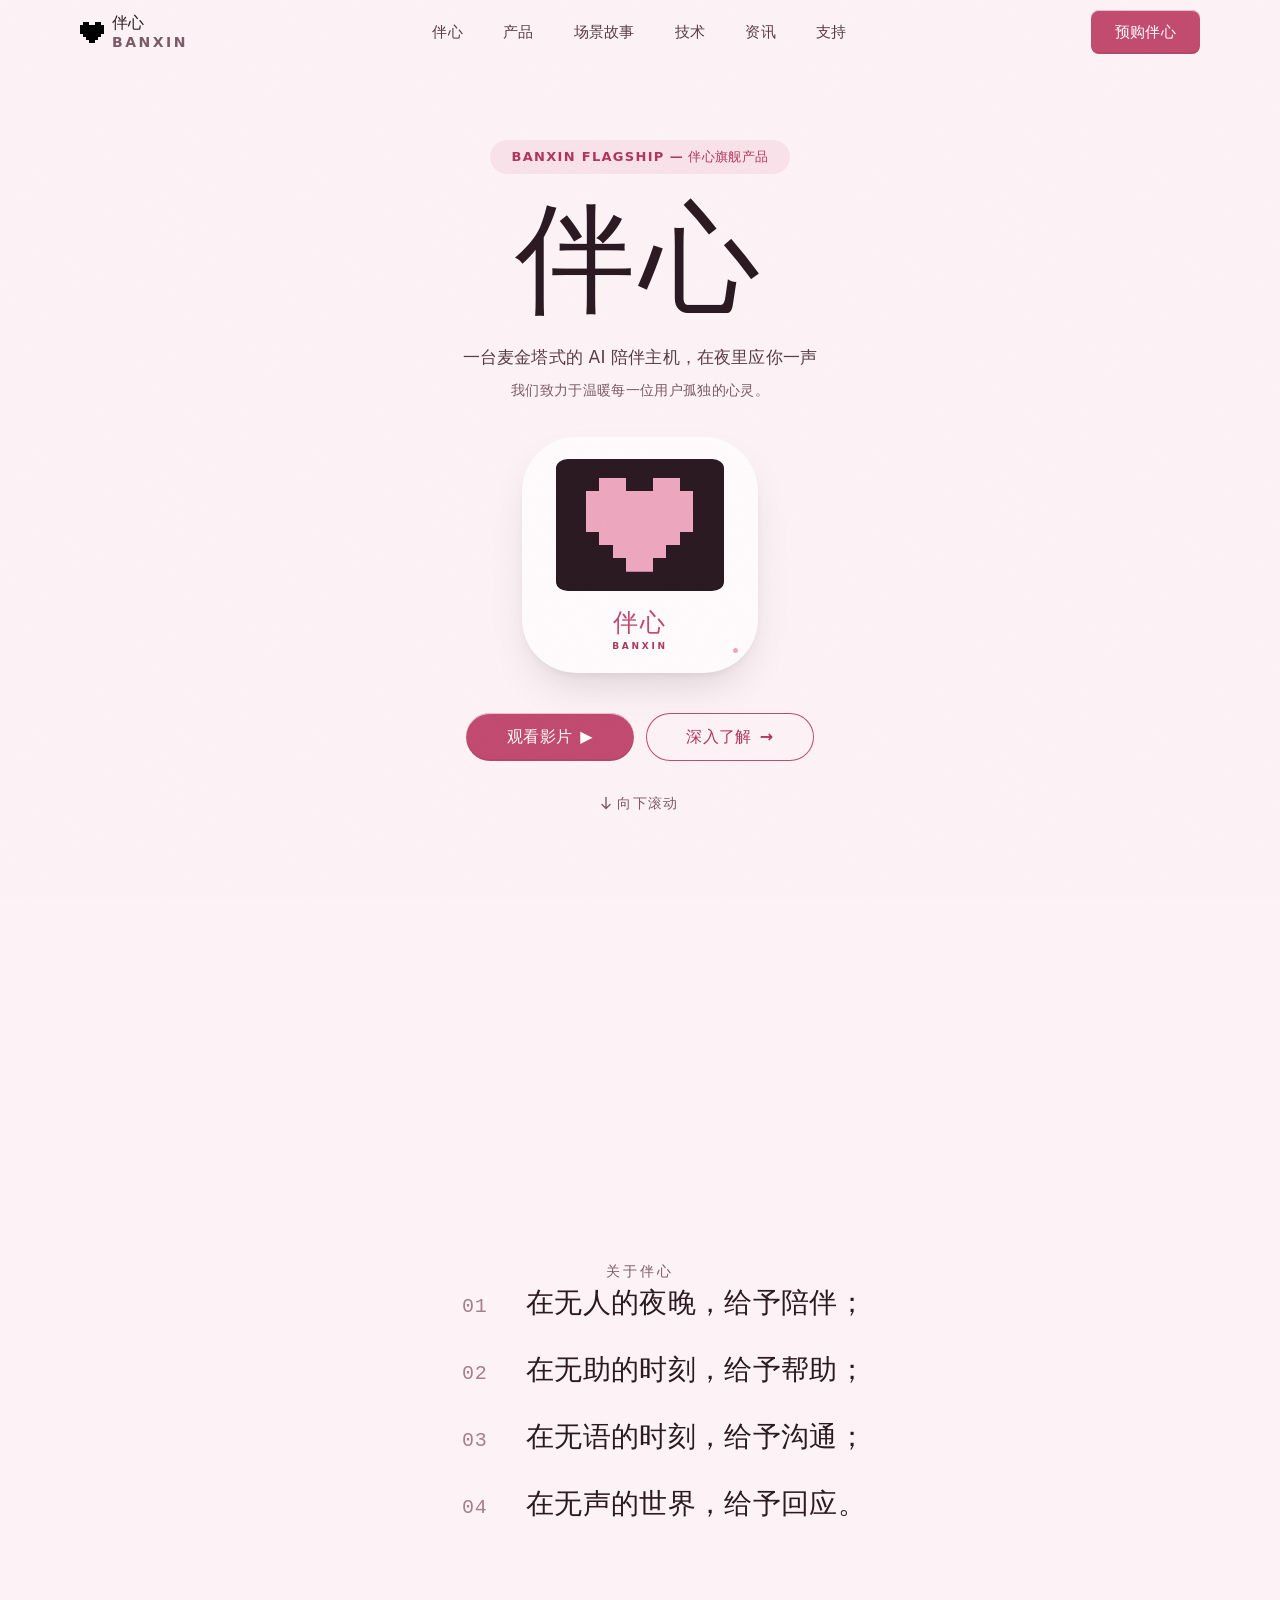
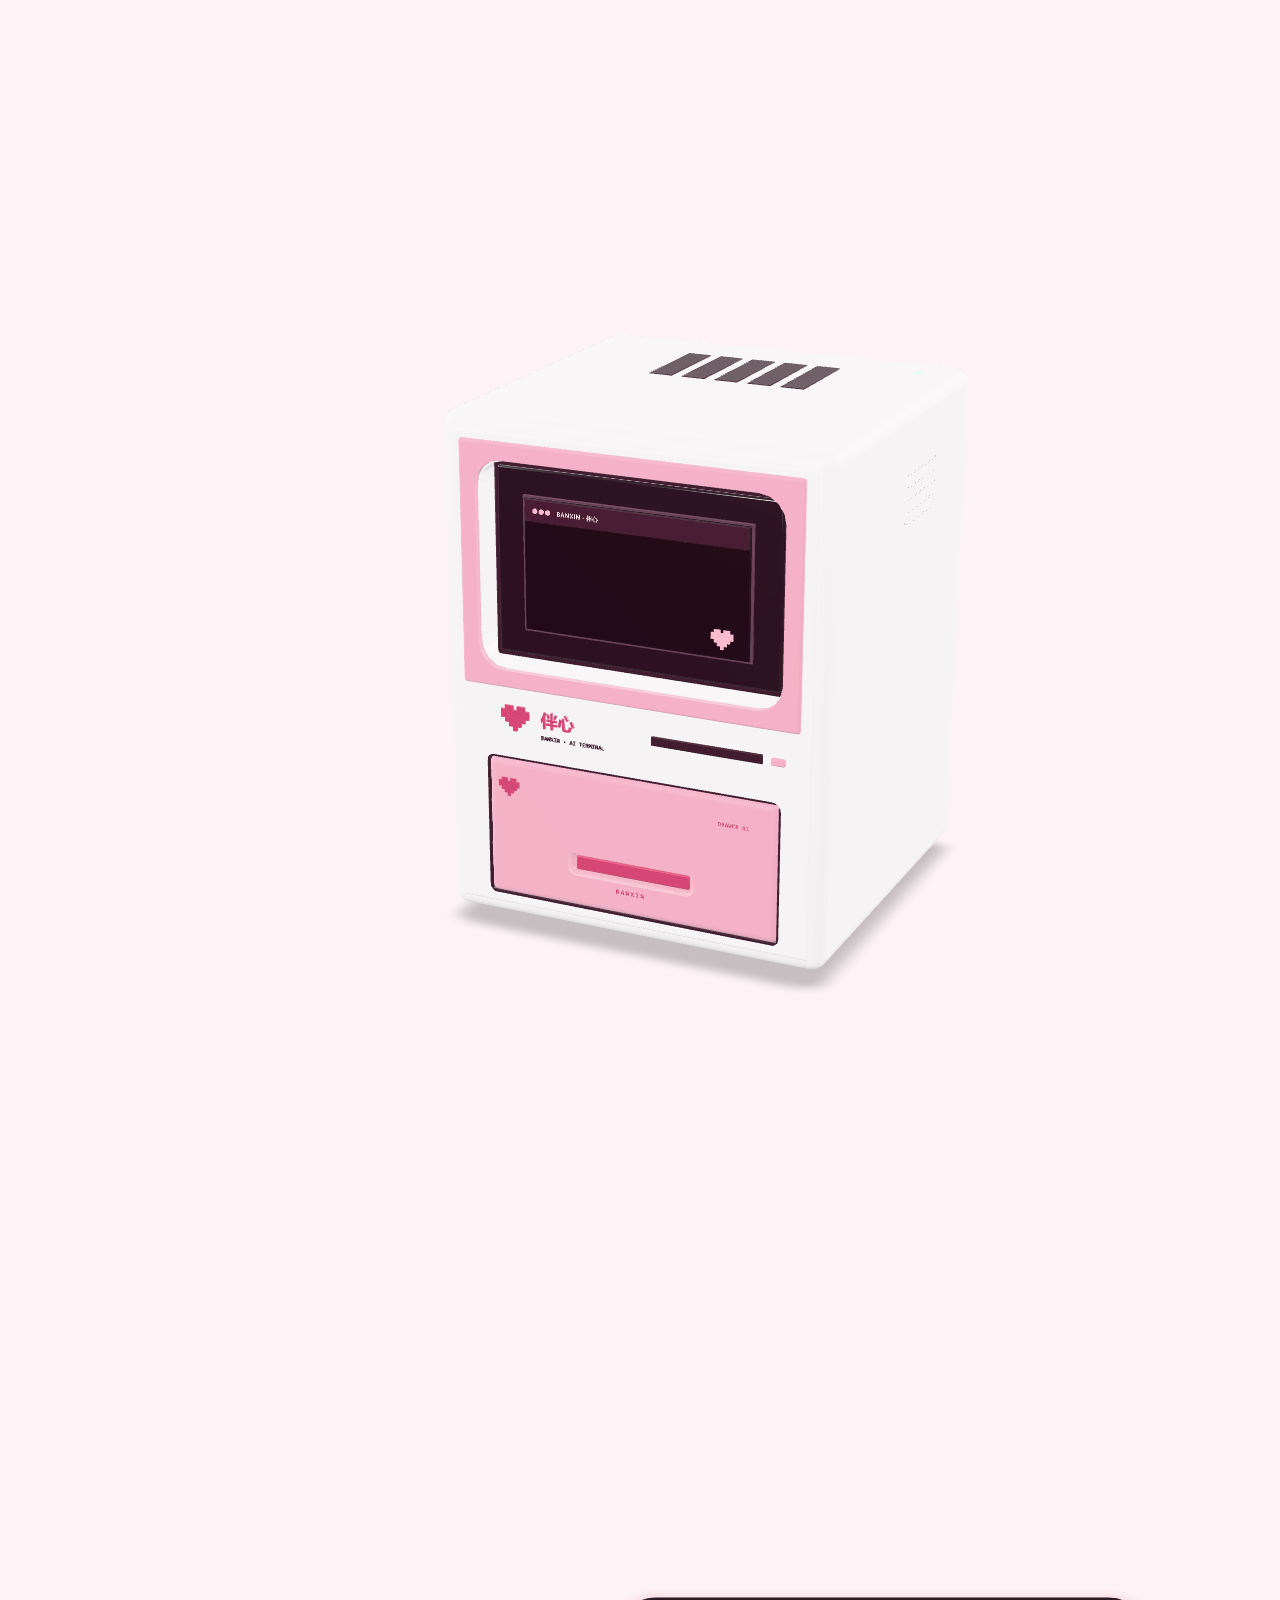
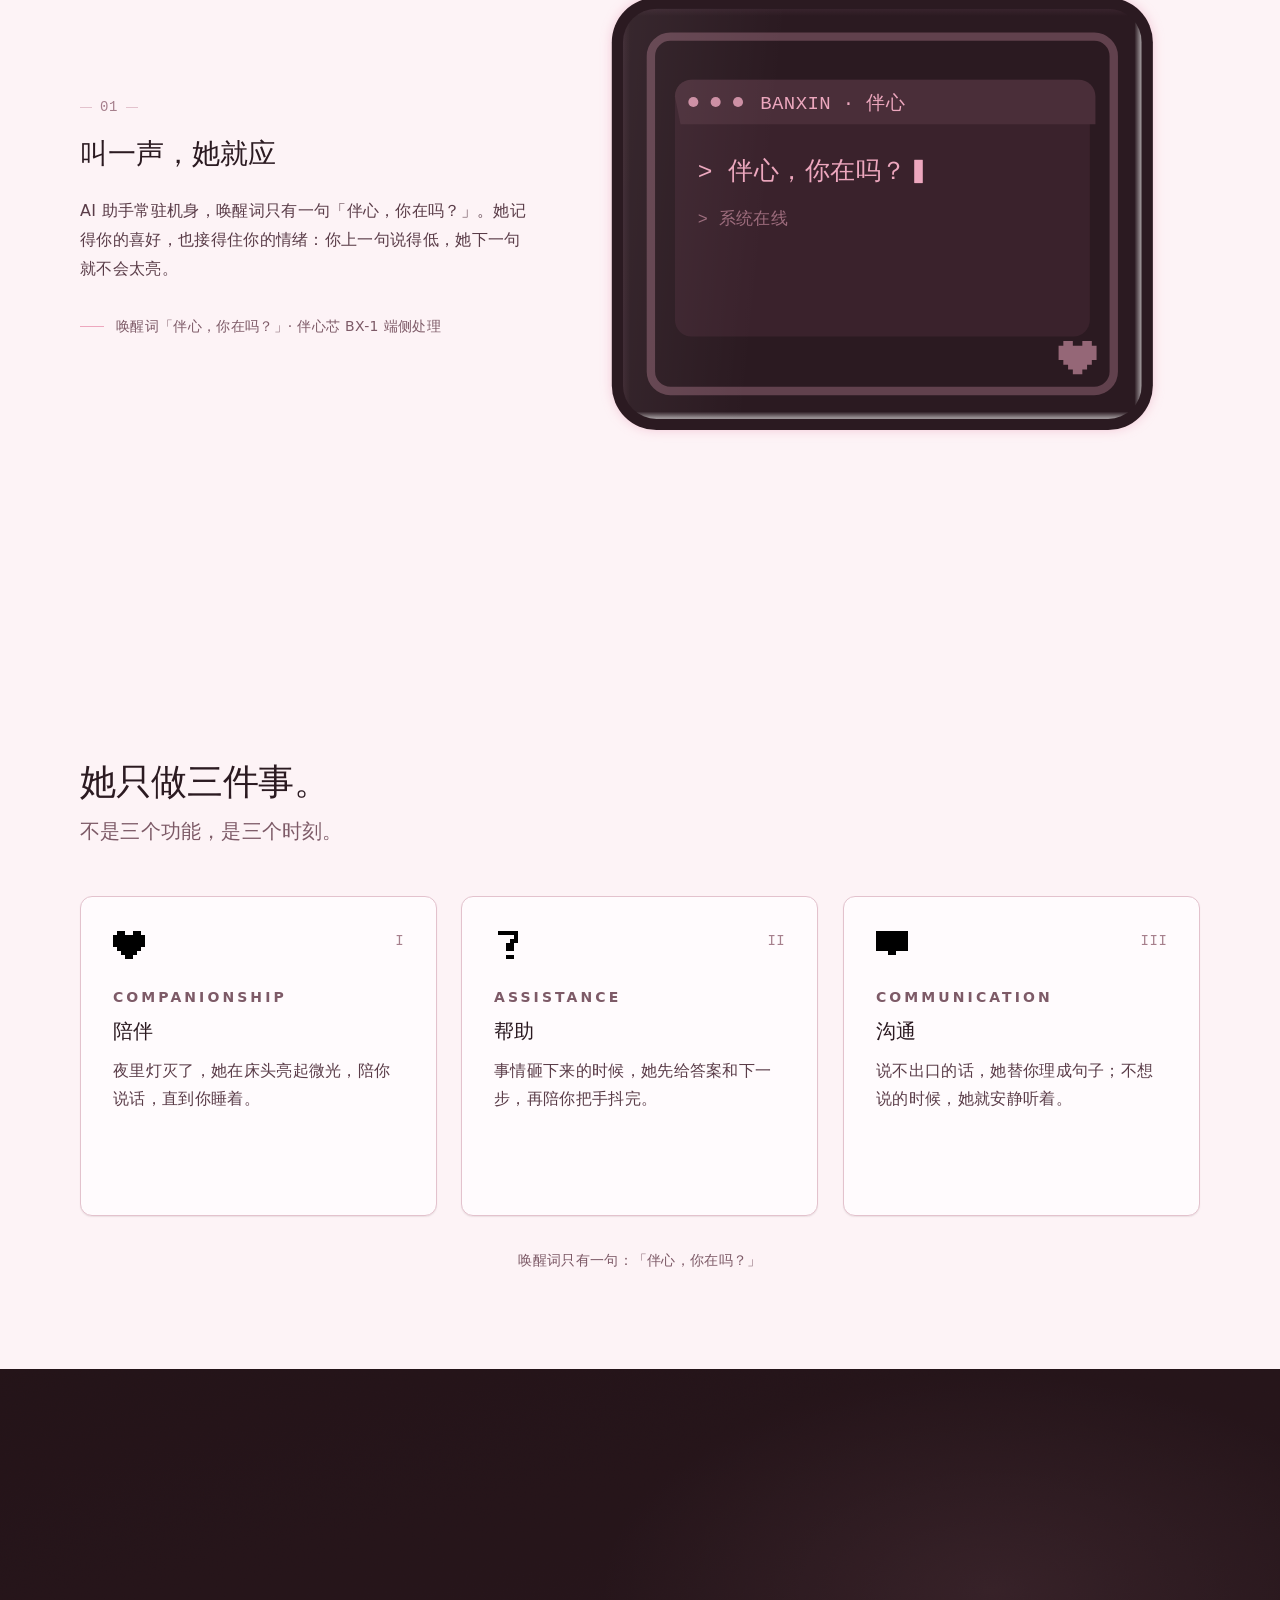
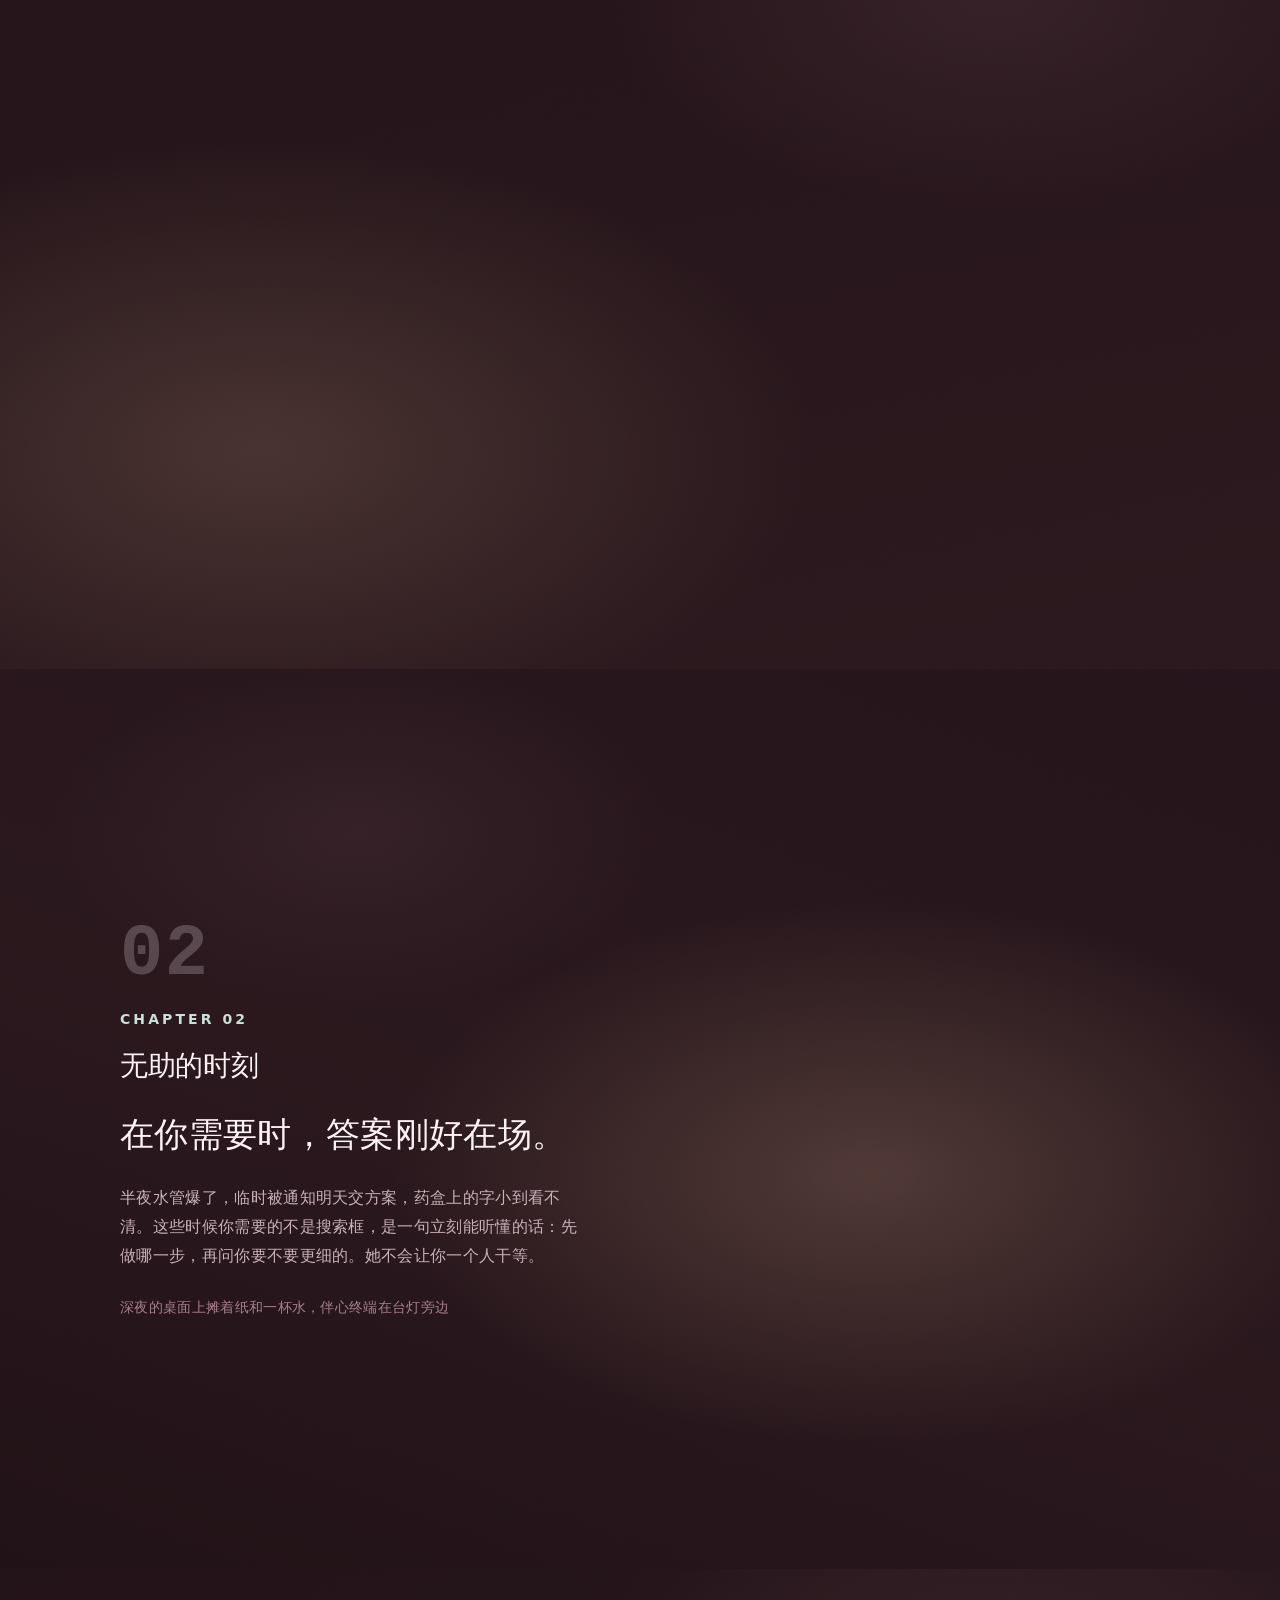
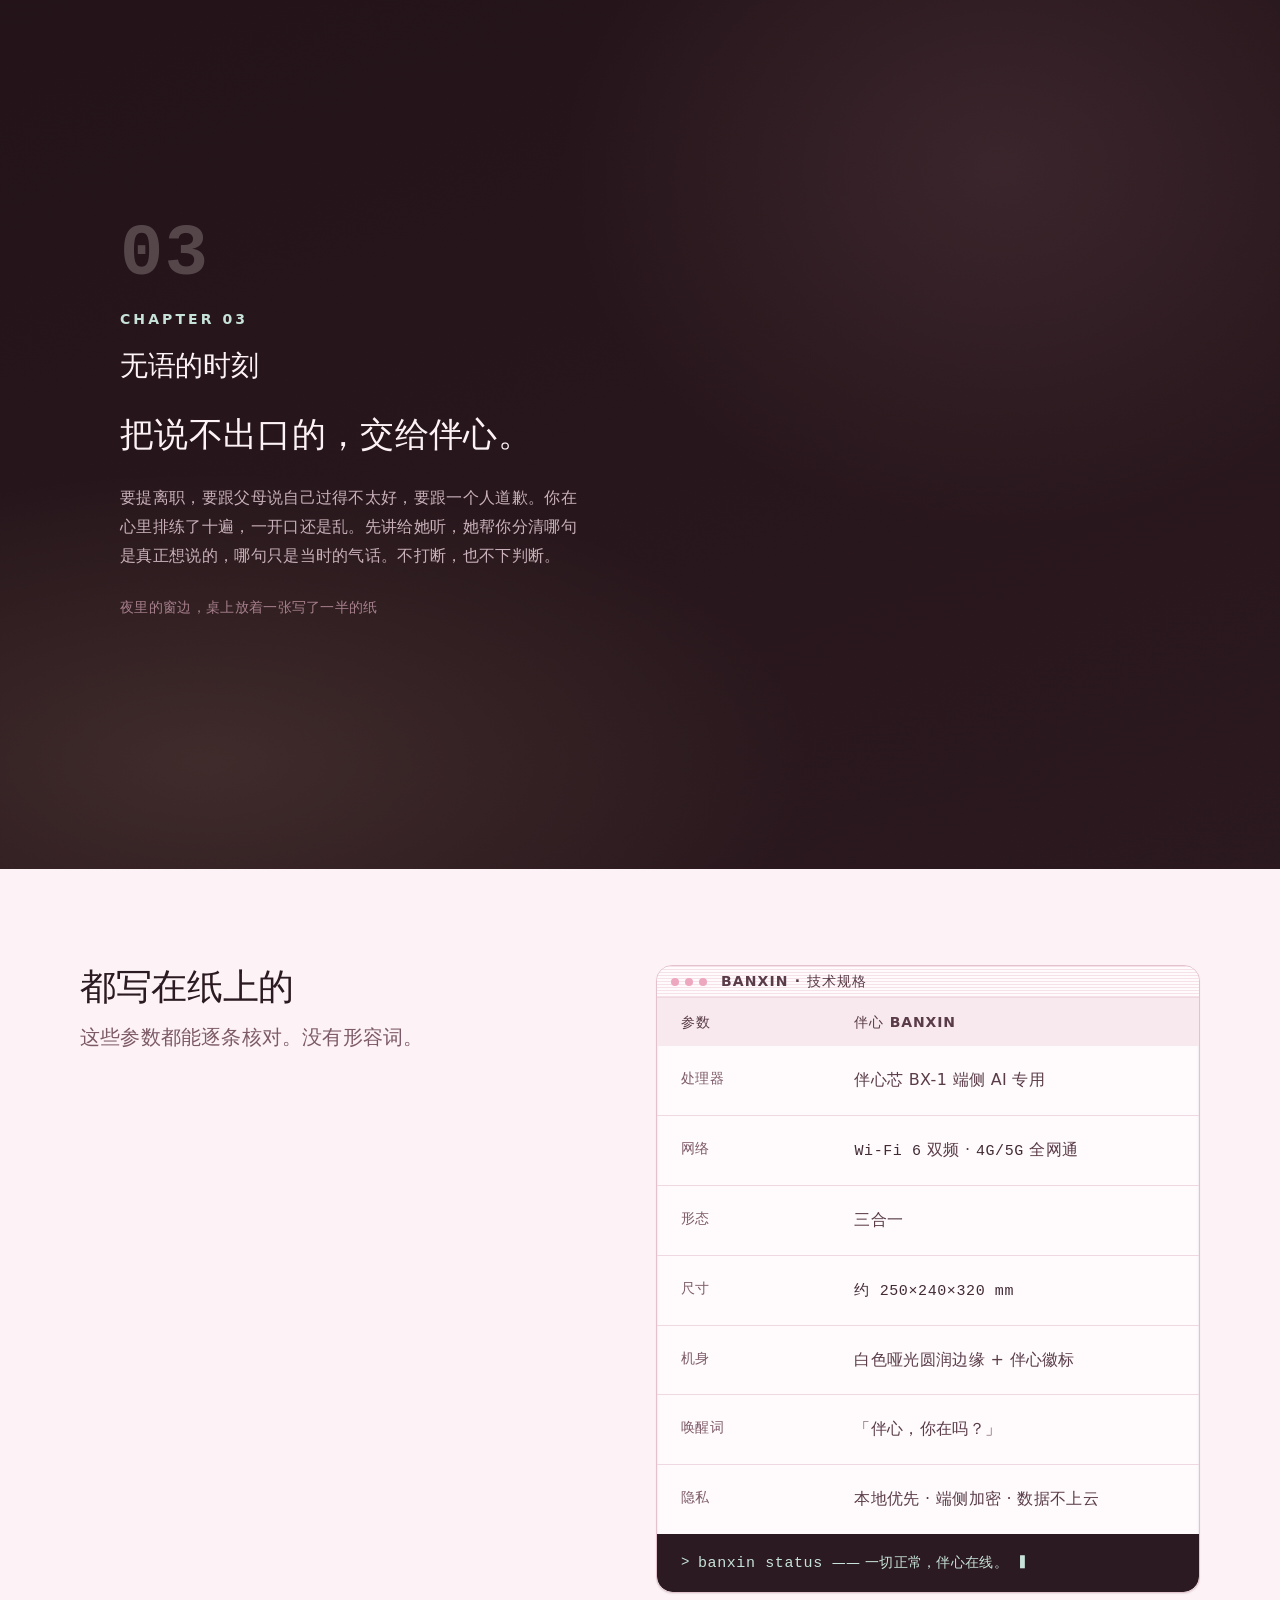
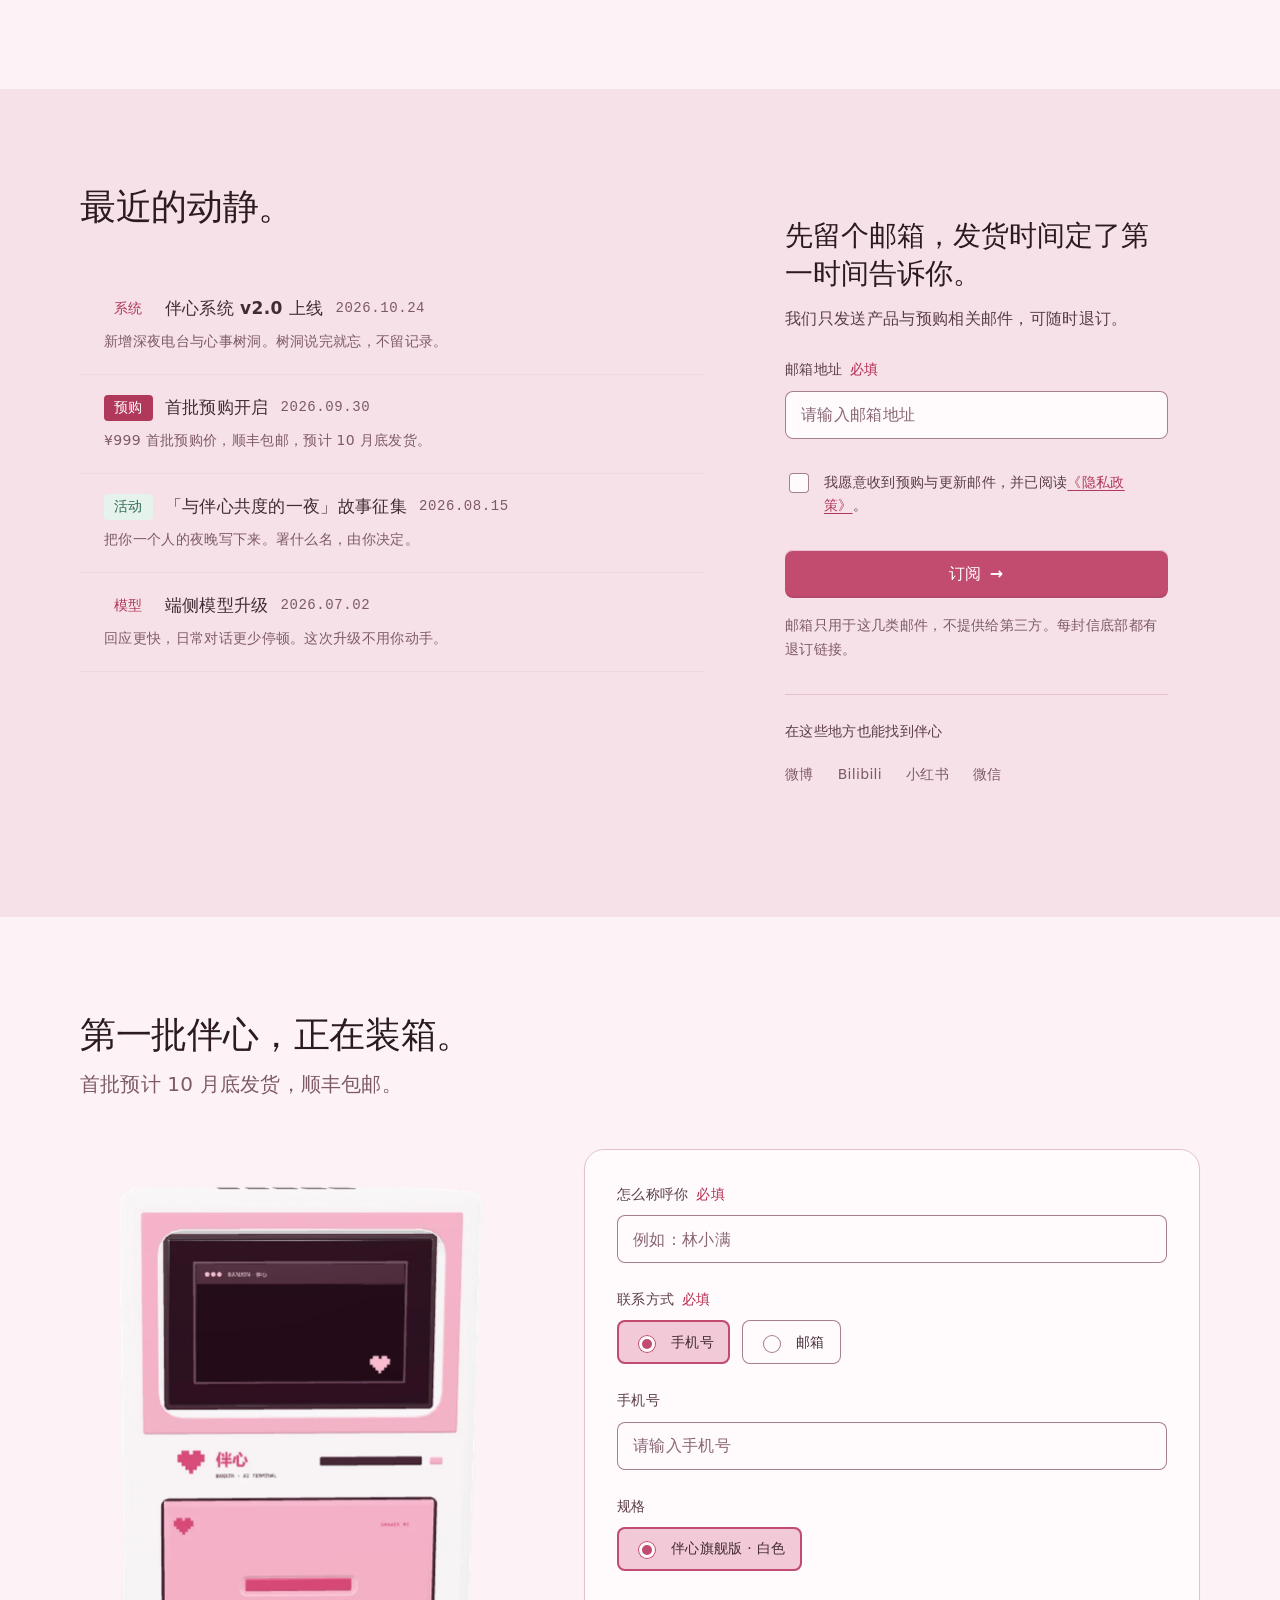
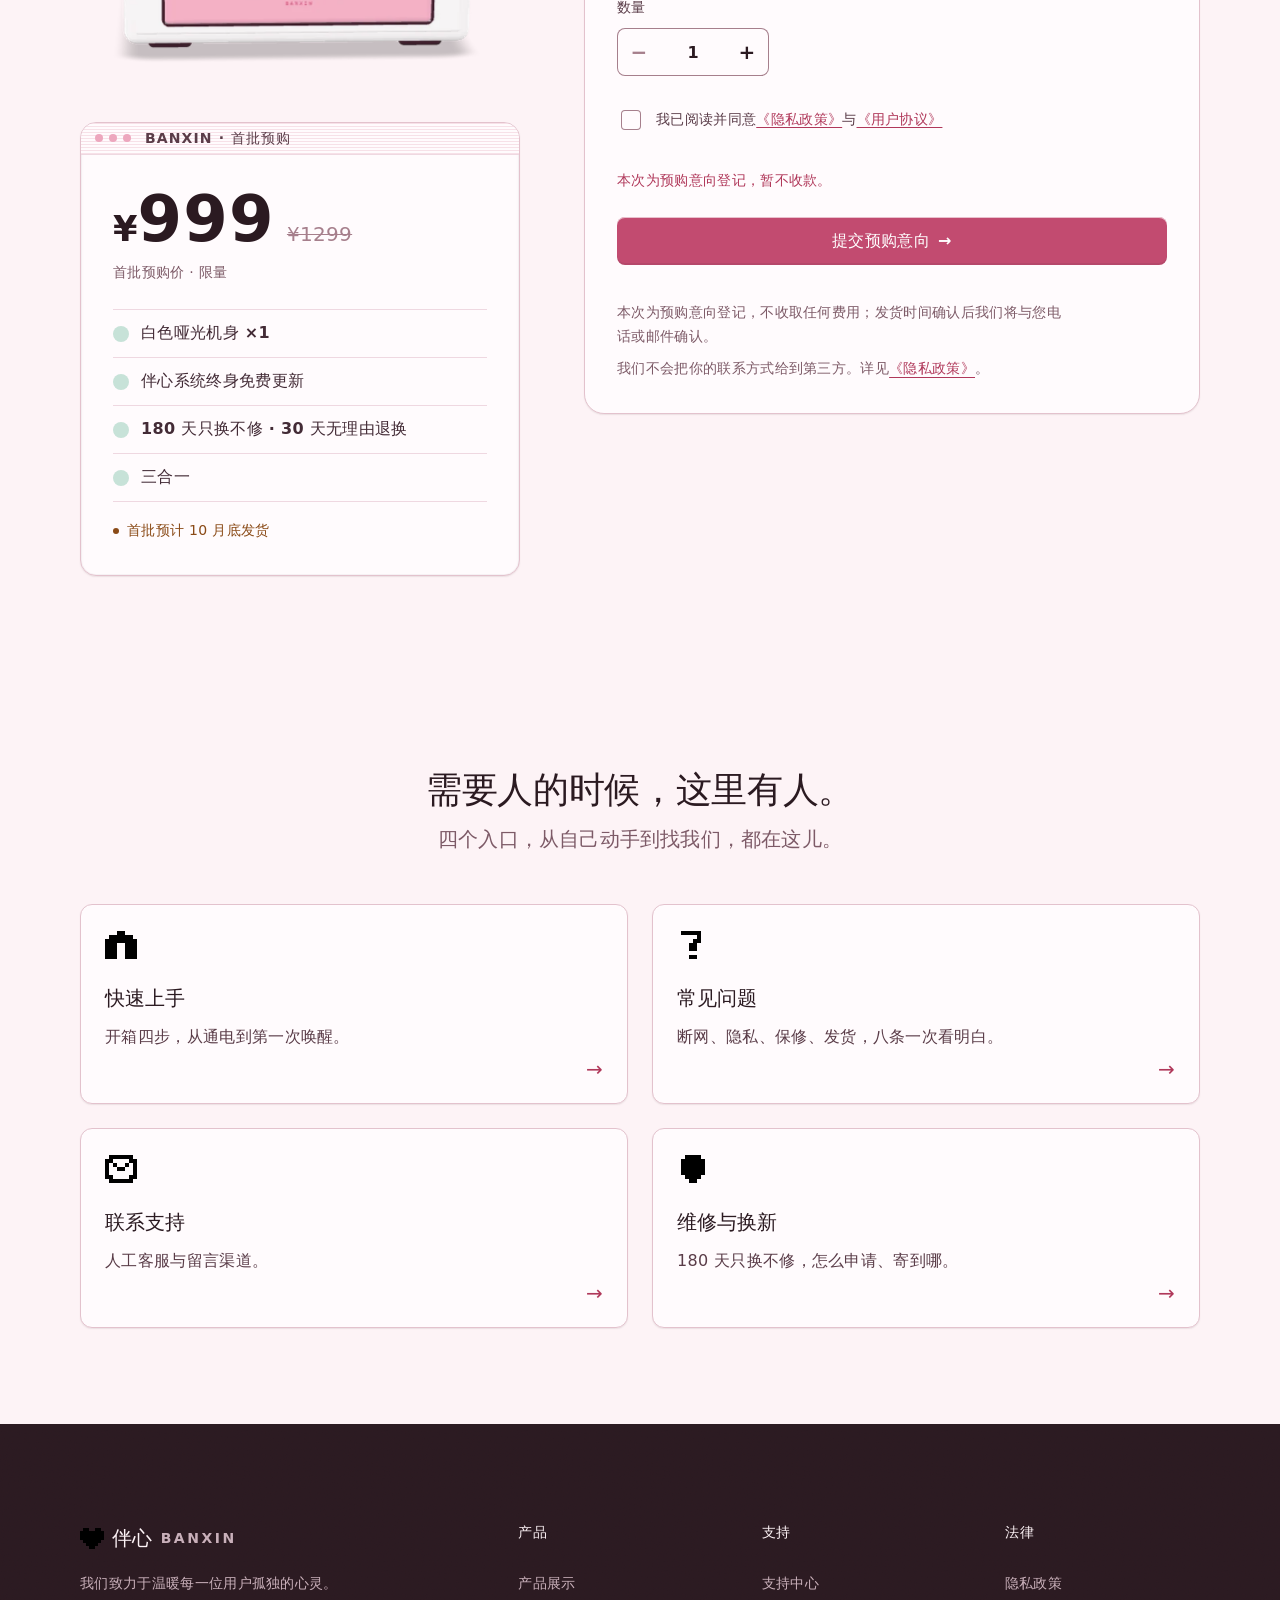
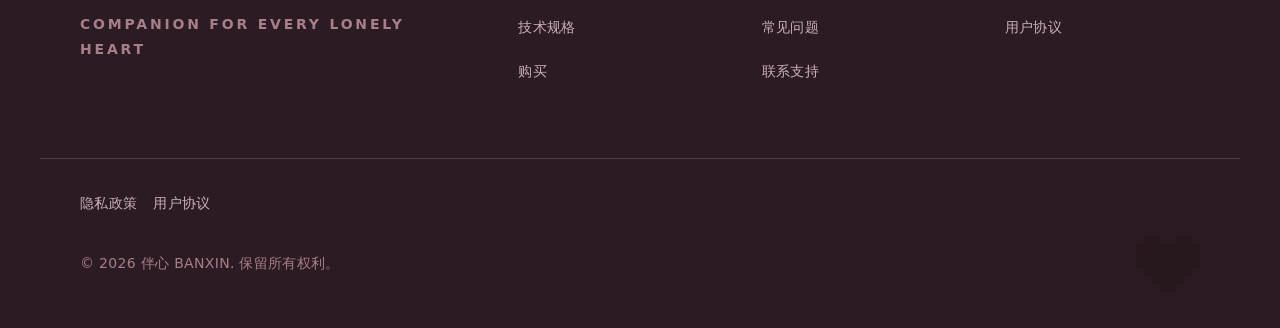
<file: index.html>
<!DOCTYPE html>
<html lang="zh-CN">
<head>
<meta charset="utf-8">
<meta name="viewport" content="width=device-width, initial-scale=1">
<meta name="color-scheme" content="light only">
<meta name="theme-color" content="#FDF3F6">
<title>伴心 BANXIN · 一台麦金塔式的 AI 陪伴主机</title>
<meta name="description" content="伴心是一台麦金塔式的 AI 陪伴主机：约 250 × 240 × 320 mm，正面一块屏，下方一格抽屉。路由器、移动 WiFi、AI 助手装在这一台里，叫一声「伴心，你在吗？」她就应你。¥999 首批预购中。">
<!-- TODO(site-url): 域名未定（site-spec N5）。上线前把下面 3 处 example 域名换成真实 SITE_URL -->
<link rel="canonical" href="https://banxin.example.com/">
<meta property="og:type" content="website">
<meta property="og:site_name" content="伴心 BANXIN">
<meta property="og:title" content="伴心 BANXIN · 一台麦金塔式的 AI 陪伴主机">
<meta property="og:description" content="插上网线是家里的网络中枢，抽屉里收着一台可以带走的小终端。路由、移动 WiFi、AI 助手，三个身份装进这一台麦金塔。">
<meta property="og:url" content="https://banxin.example.com/">
<meta property="og:image" content="https://banxin.example.com/assets/img/og-cover.png">
<meta property="og:image:width" content="1200">
<meta property="og:image:height" content="630">
<meta property="og:image:type" content="image/png">
<meta property="og:image:alt" content="伴心 BANXIN 分享卡：左侧一枚玫红色像素心徽标，右侧「伴心」字标、BANXIN 与英文标语 COMPANION FOR EVERY LONELY HEART">
<meta property="og:locale" content="zh_CN">
<meta name="twitter:card" content="summary_large_image">
<meta name="twitter:title" content="伴心 BANXIN · 一台麦金塔式的 AI 陪伴主机">
<meta name="twitter:description" content="插上网线是家里的网络中枢，抽屉里收着一台可以带走的小终端。路由、移动 WiFi、AI 助手，三个身份装进这一台麦金塔。">
<meta name="twitter:image" content="https://banxin.example.com/assets/img/og-cover.png">
<meta name="twitter:image:alt" content="伴心 BANXIN 分享卡：左侧一枚玫红色像素心徽标，右侧「伴心」字标、BANXIN 与英文标语 COMPANION FOR EVERY LONELY HEART">
<link rel="icon" href="/assets/img/favicon.svg" type="image/svg+xml">
<link rel="apple-touch-icon" sizes="180x180" href="/assets/img/apple-touch-icon.png">
<link rel="stylesheet" href="/assets/css/tokens.css">
<link rel="stylesheet" href="/assets/css/main.css">
<link rel="stylesheet" href="/assets/css/components.css">
<!-- 越早越好：无 JS 时所有「待淡入」的初始隐藏都不生效（site-spec 8.3.3） -->
<script>document.documentElement.classList.add('js-enabled');</script>
<script type="application/ld+json">
{
  "@context": "https://schema.org",
  "@graph": [
    {
      "@type": "Organization",
      "name": "伴心 BANXIN",
      "url": "https://banxin.example.com/",
      "logo": "https://banxin.example.com/assets/img/favicon.svg",
      "slogan": "我们致力于温暖每一位用户孤独的心灵",
      "description": "伴心是一台麦金塔式的 AI 陪伴主机，把路由器、移动 WiFi 与 AI 助手装进一台机器。"
    },
    {
      "@type": "Product",
      "name": "伴心 BANXIN AI 陪伴终端",
      "description": "白色哑光圆润边缘机身，约 250×240×320 mm，正面一块屏，下方一格抽屉。Wi-Fi 6 双频与 4G/5G 全网通，伴心芯 BX-1 端侧 AI 专用，唤醒词「伴心，你在吗？」。本地优先、端侧加密、数据不上云。",
      "image": "https://banxin.example.com/assets/img/og-cover.png",
      "brand": { "@type": "Brand", "name": "伴心 BANXIN" },
      "offers": {
        "@type": "Offer",
        "price": "999",
        "priceCurrency": "CNY",
        "availability": "https://schema.org/PreOrder",
        "url": "https://banxin.example.com/#buy"
      },
      "additionalProperty": [
        { "@type": "PropertyValue", "name": "处理器", "value": "伴心芯 BX-1 端侧 AI 专用" },
        { "@type": "PropertyValue", "name": "网络", "value": "Wi-Fi 6 双频 · 4G/5G 全网通" },
        { "@type": "PropertyValue", "name": "形态", "value": "三合一" },
        { "@type": "PropertyValue", "name": "尺寸", "value": "约 250×240×320 mm" }
      ]
    }
  ]
}
</script>
</head>
<body>
<a class="skip-link" href="#main">跳到主内容</a>

<!-- ══════════════════════════════════════════════════════════════════════════
     内联 SVG 资源库（0×0，不参与布局）：像素心 / 功能图标 / 产品主视觉部件
     装饰性 SVG 一律 aria-hidden="true" focusable="false"
     ══════════════════════════════════════════════════════════════════════════ -->
<svg class="svg-defs" aria-hidden="true" focusable="false" width="0" height="0">
  <defs>
    <!-- ── 像素图标：8 列 × 7 行栅格（design-spec §5.6）────────────────── -->
    <symbol id="i-heart" viewBox="0 0 8 7">
      <path d="M1 0h2v1H1zM5 0h2v1H5zM0 1h8v3H0zM1 4h6v1H1zM2 5h4v1H2zM3 6h2v1H3z"/>
    </symbol>
    <symbol id="i-help" viewBox="0 0 8 7">
      <path d="M1 0h5v1H1zM5 1h1v1H5zM4 2h2v1H4zM3 3h2v1H3zM3 4h2v1H3zM3 6h2v1H3z"/>
    </symbol>
    <symbol id="i-chat" viewBox="0 0 8 7">
      <path d="M0 0h8v5H5v1H3V5H0z"/>
    </symbol>
    <symbol id="i-box" viewBox="0 0 8 7">
      <path d="M3 0h2v1H3zM1 1h6v1H1zM0 2h8v1H0zM0 3h3v4H0zM5 3h3v4H5z"/>
    </symbol>
    <symbol id="i-mail" viewBox="0 0 8 7">
      <path d="M1 0h6v1H1zM0 1h2v1H0zM6 1h2v1H6zM0 2h1v1H0zM2 2h1v1H2zM5 2h1v1H5zM7 2h1v1H7zM0 3h1v1H0zM3 3h2v1H3zM7 3h1v1H7zM0 4h1v1H0zM7 4h1v1H7zM0 5h2v1H0zM6 5h2v1H6zM1 6h6v1H1z"/>
    </symbol>
    <symbol id="i-shield" viewBox="0 0 8 7">
      <path d="M2 0h4v1H2zM1 1h6v3H1zM1 4h6v1H1zM2 5h4v1H2zM3 6h2v1H3z"/>
    </symbol>
    <symbol id="i-close" viewBox="0 0 8 8">
      <path d="M0 0L8 8M8 0L0 8" fill="none" stroke="currentColor" stroke-width="1.4"/>
    </symbol>
    <symbol id="i-chev" viewBox="0 0 8 3">
      <path d="M0 0h2v1H0zM6 0h2v1H6zM2 1h2v1H2zM4 1h2v1H4zM3 2h2v1H3z"/>
    </symbol>

    <!-- ── 机身（§9.3 / §9.4）：三个面 + 接缝 + 棱线高光 ────────────────── -->
    <g id="bx-shell">
      <path class="dev-face-side" d="M93.53 -54L65.82 -38V70l27.71-16z"/>
      <path class="dev-face-front" d="M-27.71 -92L65.82 -38V70l-93.53-54z"/>
      <path class="dev-face-top" d="M0 -108l93.53 54-27.71 16L-27.71 -92z"/>
      <path class="dev-seam" d="M-27.71 -92L65.82 -38"/>
      <path class="dev-seam" d="M93.53 -54L65.82 -38"/>
      <path class="dev-seam-strong" d="M65.82 -38V70"/>
      <path class="dev-outline" d="M0 -108l93.53 54v108l-27.71 16-93.53-54v-108z"/>
      <path class="dev-edge-hi-1" d="M0 -108l93.53 54"/>
      <path class="dev-edge-hi-2" d="M0 -108l-27.71 16"/>
      <circle class="dev-vertex-hi" cx="0" cy="-108" r="1"/>
    </g>

    <!-- ── 屏幕内的 UI（§9.6，5 层，局部 2D 坐标 0–92.88 × 0–73.44）────── -->
    <clipPath id="clip-screen">
      <rect width="92.88" height="73.44" rx="6"/>
    </clipPath>
    <g id="bx-screen-ui">
      <g clip-path="url(#clip-screen)">
        <rect class="dev-screen-glass" width="92.88" height="73.44" rx="6"/>
        <rect class="dev-screen-glow" x="5" y="5" width="82.88" height="63.44" rx="3.5"/>
        <rect x="0" y="0" width="92.88" height="1.3" fill="url(#g-screen-in-top)"/>
        <rect x="0" y="0" width="1.3" height="73.44" fill="url(#g-screen-in-left)"/>
        <rect x="0" y="72.14" width="92.88" height="1.3" fill="url(#g-screen-bevel-bottom)"/>
        <rect x="91.58" y="0" width="1.3" height="73.44" fill="url(#g-screen-bevel-right)"/>
        <rect class="dev-win-body" x="9.3" y="12.7" width="74.3" height="46" rx="3"/>
        <path class="dev-win-bar" d="M9.3 15.7a3 3 0 0 1 3-3h69.3a3 3 0 0 1 3 3v5h-74.3z"/>
        <circle class="dev-win-dot" cx="12.6" cy="16.7" r="0.9"/>
        <circle class="dev-win-dot" cx="16.6" cy="16.7" r="0.9"/>
        <circle class="dev-win-dot" cx="20.6" cy="16.7" r="0.9"/>
        <text class="dev-win-text" x="24.6" y="17.9" font-size="3.4">BANXIN · 伴心</text>
        <text class="dev-win-text" x="13.4" y="30.5" font-size="4.4">&gt; 伴心，你在吗？<tspan class="cursor">▍</tspan></text>
        <text class="dev-win-text-dim" x="13.4" y="38.5" font-size="3">&gt; 系统在线</text>
        <g class="dev-screen-heart" transform="translate(78 59.5) scale(0.85)">
          <path d="M1 0h2v1H1zM5 0h2v1H5zM0 1h8v3H0zM1 4h6v1H1zM2 5h4v1H2zM3 6h2v1H3z"/>
        </g>
        <rect x="-4" y="-4" width="30" height="86" fill="url(#g-glare)" transform="rotate(6 46 37)"/>
      </g>
    </g>

    <!-- ── 顶部天线槽（§9.8）────────────────────────────────────────────────
         全部画在**顶面平面内**：外层就是顶面的仿射矩阵
         matrix(0.86603 0.5 −0.86603 0.5 0 −108)，(a,b) 里写普通矩形，
         长边自然落在 +30°、短边落在 150°，与顶面两条棱严格平行。
         凹进去是靠三层叠出来的，不是靠描边（描边会让它像一张贴纸）：
           ① 槽底   比顶面暗一档、**无 stroke**
           ② 后缘阴影 只压 b 小的一侧（光从左上来，槽的后壁被挡住）
           ③ 前缘亮边 贴 b 大的一侧，模拟切口倒角吃光
         两条天线短线在槽底之上。 -->
    <g id="bx-antenna" transform="matrix(0.86603 0.5 -0.86603 0.5 0 -108)">
      <rect class="dev-antenna-slot" x="41.04" y="4" width="25.92" height="8.64" rx="0.6"/>
      <rect class="dev-antenna-shade" x="41.04" y="4" width="25.92" height="2.8" rx="0.6"/>
      <rect class="dev-antenna-lip" x="41.04" y="11.64" width="25.92" height="1"/>
      <rect class="dev-antenna-line" x="45" y="5.5" width="1.5" height="5.7" rx="0.75"/>
      <rect class="dev-antenna-line" x="63" y="5.5" width="1.5" height="5.7" rx="0.75"/>
    </g>

    <!-- ── 下巴像素心徽标（§9.5，u/t 坐标，单格 2.2mm，17.6 × 15.4）──────── -->
    <g id="bx-chin-logo">
      <g transform="matrix(0.86603 0.5 0 1 -27.713 -92)">
        <g class="dev-logo" transform="translate(45.2 85.72) scale(2.2)">
          <path d="M1 0h2v1H1zM5 0h2v1H5zM0 1h8v3H0zM1 4h6v1H1zM2 5h4v1H2zM3 6h2v1H3z"/>
        </g>
      </g>
    </g>

    <!-- ── 亮屏整机（hero-device / buy-device 共用，§9.9）──────────────────
         同一段几何只写一次：#bx-device-lit 被两处 <use> 引用，
         差异（暖光强度 / 半径、点阵步进）全部由外层 CSS 变量覆盖。 -->
    <g id="bx-device-lit">
      <use href="#bx-shell"/>
      <use href="#device-face"/>
      <use href="#bx-chin-logo"/>
      <use href="#bx-antenna" class="dev-antenna-use"/>
    </g>

    <!-- ── 暗屏整机（product-exterior / product-form 共用，§9.9）──────────── -->
    <g id="bx-device-dark">
      <use href="#bx-shell"/>
      <use href="#device-face-idle"/>
      <use href="#bx-chin-logo"/>
    </g>

    <!-- ══ 假设 A1 的可替换层：机身正面「屏区」（§1.4 / §9.5）══════════════
         客户未确认实物是否有屏。四个插槽里凡是屏区，全部只经由下面两个
         <g> 进入（id="device-face" 亮屏 / id="device-face-idle" 暗屏），
         二者共用同一段矩阵与同一块几何，屏内容只放在子层。
         若回话「无屏」，按下表改这两个 <g> 的子层即可，机身几何一行不动：
           ① 屏区整块填正面同款纵向渐变（#FFFDFE → #F2E8EC），不描边、不开槽；
           ② 徽标从下巴移到该区域正中，放大到 34 × 29.8mm（单格 4.25mm）；
           ③ 在 t = 78.84 处补一道 1mm #E3C9CE 分模线（原屏幕下缘）；
           ④ 删掉 #bx-screen-ui 整层，#product 段 2 改为「正面徽标特写」。
         矩阵（§9.6）：(u,t) → (0.86603u − 27.713, 0.5u − 92 + t)，
         之后 translate(7.56 5.4) 把原点挪到屏幕左上角，里面全是 2D 好算的数。
         四点自检：(0,0)→(−27.71,−92) (108,0)→(65.82,−38)
                  (0,108)→(−27.71,16) (108,108)→(65.82,70) -->
    <g id="device-face">
      <g transform="matrix(0.86603 0.5 0 1 -27.713 -92) translate(7.56 5.4)">
        <!-- 屏外辉光（§9.5 第 5 层：外扩 3mm / 玫瑰粉 35%） -->
        <rect class="dev-screen-bleed" x="-3" y="-3" width="98.88" height="79.44" rx="9" filter="url(#f-soft-glow)"/>
        <!-- 开口边缘线（壳体切口厚度，0.8mm） -->
        <rect class="dev-screen-rim" x="-0.4" y="-0.4" width="93.68" height="74.24" rx="6.4"/>
        <use href="#bx-screen-ui"/>
      </g>
    </g>

    <g id="device-face-idle">
      <g transform="matrix(0.86603 0.5 0 1 -27.713 -92) translate(7.56 5.4)">
        <rect class="dev-screen-rim" x="-0.4" y="-0.4" width="93.68" height="74.24" rx="6.4"/>
        <rect class="dev-screen-glass" width="92.88" height="73.44" rx="6"/>
        <text class="dev-screen-idle-text" x="6" y="68" font-size="3">待机</text>
        <circle class="dev-screen-idle-dot" cx="81" cy="65" r="1.1"/>
      </g>
    </g>

    <!-- ── 渐变（可见色全部来自 tokens.css 的 class）────────────────────── -->
    <linearGradient id="g-dev-front" x1="0" y1="0" x2="0" y2="1">
      <stop offset="0" class="dev-front-a"/>
      <stop offset="1" class="dev-front-b"/>
    </linearGradient>
    <radialGradient id="g-env-glow">
      <stop offset="0" class="env-glow-a"/>
      <stop offset="1" class="env-glow-b"/>
    </radialGradient>
    <radialGradient id="g-env-glow-soft">
      <stop offset="0" class="env-glow-soft-a"/>
      <stop offset="1" class="env-glow-soft-b"/>
    </radialGradient>
    <radialGradient id="g-env-shadow">
      <stop offset="0" class="env-shadow-a"/>
      <stop offset="1" class="env-shadow-b"/>
    </radialGradient>
    <radialGradient id="g-env-contact">
      <stop offset="0" class="env-contact-a"/>
      <stop offset="1" class="env-contact-b"/>
    </radialGradient>
    <linearGradient id="g-screen-in-top" x1="0" y1="0" x2="0" y2="1">
      <stop offset="0" class="dev-screen-inner-a"/>
      <stop offset="1" class="dev-screen-inner-b"/>
    </linearGradient>
    <linearGradient id="g-screen-in-left" x1="0" y1="0" x2="1" y2="0">
      <stop offset="0" class="dev-screen-inner-a"/>
      <stop offset="1" class="dev-screen-inner-b"/>
    </linearGradient>
    <linearGradient id="g-screen-bevel-bottom" x1="0" y1="0" x2="0" y2="1">
      <stop offset="0" class="dev-screen-bevel-b"/>
      <stop offset="1" class="dev-screen-bevel-a"/>
    </linearGradient>
    <linearGradient id="g-screen-bevel-right" x1="0" y1="0" x2="1" y2="0">
      <stop offset="0" class="dev-screen-bevel-b"/>
      <stop offset="1" class="dev-screen-bevel-a"/>
    </linearGradient>
    <linearGradient id="g-glare" x1="0" y1="0" x2="1" y2="0">
      <stop offset="0" class="dev-glare-a"/>
      <stop offset="1" class="dev-glare-b"/>
    </linearGradient>

    <!-- 柔和辉光（hero 屏外暖光）。σ=2 unit × scale(4.2) ≈ 8.4px 可见外沿。
         只用在这一处静态元素上；§9.4 禁止的 filter: drop-shadow 依旧不用。
         ⚠ 本滤镜被 hero 的 dev-screen-bleed 共用，禁止为 product-system 单边调参
           ——任何改动都会同时改变 hero 的暖光（见 #f-sys-glow）。 -->
    <filter id="f-soft-glow" x="-40%" y="-40%" width="180%" height="180%">
      <feGaussianBlur stdDeviation="2"/>
    </filter>

    <!-- product-system 专用辉光，不与 #f-soft-glow 共用。
         σ = 1 unit = 1mm；高斯尾在 3σ = 3mm 处降到 alpha≈0.4%（不可见）。
         辉光矩形与壳体同沿外扩 2mm，故可见外沿 = 屏外 5mm = 84.5px（竖向）。
         竖向每外扩 1mm = b + d = 3.476 + 13.42 = 16.896px（不是 12.96 —— 12.96 只对横向 a 成立）。
         改 σ 必连带改画布：σ=2 ⇒ 竖向占用 9mm ⇒ 需画布 1613px。 -->
    <filter id="f-sys-glow" x="-60%" y="-60%" width="220%" height="220%">
      <feGaussianBlur stdDeviation="1"/>
    </filter>
  </defs>
</svg>

<!-- ══════════════════════════════════════════════════════════════════════════ -->
<header class="site-header">
  <div class="site-header__inner">
    <a class="brand" href="#hero" aria-label="伴心 BANXIN，回到页面顶部">
      <svg class="brand__mark" aria-hidden="true" focusable="false"><use href="#i-heart"/></svg>
      <span class="brand__text">
        <span class="brand__cn">伴心</span>
        <span class="brand__en">BANXIN</span>
      </span>
    </a>

    <nav class="nav" aria-label="主导航">
      <ul class="nav__list">
        <li><a class="nav__link" href="#prologue" data-nav="prologue">伴心</a></li>
        <li><a class="nav__link" href="#product" data-nav="product">产品</a></li>
        <li><a class="nav__link" href="#chapters" data-nav="chapters">场景故事</a></li>
        <li><a class="nav__link" href="#specs" data-nav="specs">技术</a></li>
        <li><a class="nav__link" href="#news" data-nav="news">资讯</a></li>
        <li><a class="nav__link" href="#support" data-nav="support">支持</a></li>
      </ul>
    </nav>

    <div class="site-header__actions">
      <a class="btn btn--buy btn-buy" href="#buy" data-nav="buy">预购伴心</a>
      <button class="hamburger" id="nav-toggle" type="button" aria-expanded="false" aria-controls="nav-drawer" aria-label="打开导航菜单">
        <span class="hamburger__box" aria-hidden="true">
          <span class="hamburger__line"></span>
          <span class="hamburger__line"></span>
        </span>
      </button>
    </div>
  </div>
  <div class="scroll-progress" aria-hidden="true"></div>
</header>

<!-- 移动端全屏抽屉（F03） -->
<div class="drawer" id="nav-drawer" role="dialog" aria-modal="true" aria-label="站内导航" aria-hidden="true">
  <div class="drawer__top">
    <span class="brand">
      <svg class="drawer__mark" aria-hidden="true" focusable="false"><use href="#i-heart"/></svg>
      <span class="brand__text">
        <span class="brand__cn">伴心</span>
        <span class="brand__en">BANXIN</span>
      </span>
    </span>
    <button class="drawer__close" type="button" data-drawer-close aria-label="关闭导航菜单">
      <svg width="20" height="20" aria-hidden="true" focusable="false"><use href="#i-close"/></svg>
    </button>
  </div>
  <nav class="drawer__list" aria-label="移动端主导航">
    <ul>
      <li class="drawer__item"><a class="drawer__link" href="#prologue" data-nav="prologue"><span class="drawer__num">01</span>伴心</a></li>
      <li class="drawer__item"><a class="drawer__link" href="#product" data-nav="product"><span class="drawer__num">02</span>产品</a></li>
      <li class="drawer__item"><a class="drawer__link" href="#chapters" data-nav="chapters"><span class="drawer__num">03</span>场景故事</a></li>
      <li class="drawer__item"><a class="drawer__link" href="#specs" data-nav="specs"><span class="drawer__num">04</span>技术</a></li>
      <li class="drawer__item"><a class="drawer__link" href="#news" data-nav="news"><span class="drawer__num">05</span>资讯</a></li>
      <li class="drawer__item"><a class="drawer__link" href="#support" data-nav="support"><span class="drawer__num">06</span>支持</a></li>
    </ul>
  </nav>
  <div class="drawer__bottom">
    <span class="drawer__price">¥999</span>
    <a class="btn btn--buy" href="#buy">预购一台</a>
  </div>
</div>

<main id="main" tabindex="-1">

<!-- ══════════════════════════════ 1 · #hero ═════════════════════════════════ -->
<section class="hero" id="hero" aria-labelledby="hero-title">
  <div class="hero__inner">
    <!-- 按客户参考样式改造（2026-11-23）：单列居中堆叠。
         原「左文右图」两栏 → 胶囊标签 / 大字 / 副标题 / 产品标识卡 / 双按钮 / 向下滚动。
         H1 语义不变（brand + tagline + sr-only 逗号），只是视觉重排。 -->
    <p class="hero__badge" data-enter style="--enter-delay:0ms"><span class="hero__badge-en">BANXIN FLAGSHIP</span> — 伴心旗舰产品</p>

    <h1 class="hero__title" id="hero-title" data-enter style="--enter-delay:100ms">
      <span class="hero__brand">伴心</span><span class="sr-only">，</span>
      <span class="hero__tagline">一台麦金塔式的 AI 陪伴主机，在夜里应你一声</span>
    </h1>

    <p class="hero__slogan" data-enter style="--enter-delay:180ms">我们致力于温暖每一位用户孤独的心灵。</p>

    <!-- 产品标识卡：白卡 + 暖黑屏 + 像素心 + 字标（参考样式）。
         纯 CSS/SVG 组合，不引入新图片；像素心复用 #i-heart，不新增请求。 -->
    <div class="hero__card" data-enter="media" style="--enter-delay:240ms">
      <div class="hero__card-screen" aria-hidden="true">
        <svg class="hero__card-heart" viewBox="0 0 8 7"><use href="#i-heart"/></svg>
      </div>
      <p class="hero__card-cn">伴心</p>
      <p class="hero__card-en">BANXIN</p>
      <span class="hero__card-dot" aria-hidden="true"></span>
    </div>

    <div class="hero__cta" data-enter style="--enter-delay:320ms">
      <button class="btn btn--primary" type="button" id="open-video" aria-expanded="false" aria-controls="video-modal">
        观看影片<span class="btn__arrow" aria-hidden="true">▶</span>
      </button>
      <a class="btn btn--secondary" href="#product">深入了解<span class="btn__arrow" aria-hidden="true">→</span></a>
    </div>

    <p class="hero__scroll" data-enter style="--enter-delay:400ms">
      <span class="hero__scroll-icon" aria-hidden="true"><svg viewBox="0 0 10 14" width="10" height="14" focusable="false"><path d="M5 0v11M1 7.5l4 4 4-4" fill="none" stroke="currentColor" stroke-width="1.4" stroke-linecap="round"/></svg></span>向下滚动
    </p>
  </div>
</section>

<!-- ═══════════════════════ 2 · #prologue 开幕词 ═════════════════════════════ -->
<section class="section screen prologue" id="prologue" aria-labelledby="prologue-title">
  <h2 class="sr-only" id="prologue-title">伴心的四个给予</h2>
  <div class="prologue__inner">
    <p class="eyebrow">关于伴心</p>

    <ul class="give-list" data-stagger="260">
      <li class="give-item" data-reveal="up-sm">
        <span class="give-item__num" aria-hidden="true">01</span>
        <p class="give-item__text">在无人的夜晚，给予陪伴；</p>
      </li>
      <li class="give-item" data-reveal="up-sm">
        <span class="give-item__num" aria-hidden="true">02</span>
        <p class="give-item__text">在无助的时刻，给予帮助；</p>
      </li>
      <li class="give-item" data-reveal="up-sm">
        <span class="give-item__num" aria-hidden="true">03</span>
        <p class="give-item__text">在无语的时刻，给予沟通；</p>
      </li>
      <li class="give-item" data-reveal="up-sm">
        <span class="give-item__num" aria-hidden="true">04</span>
        <p class="give-item__text">在无声的世界，给予回应。</p>
      </li>
    </ul>
  </div>
</section>

<!-- ═══════════════════════ 3 · #product 产品两段 ═══════════════════════════ -->
<section id="product" aria-labelledby="product-title">
  <h2 class="sr-only" id="product-title">产品展示：一只盒子，三种身份</h2>

  <!-- 段 1 · 麦金塔抽屉动画（2026-11-23：原段 4 的 3D 移入本段）
       本段按客户要求**只保留动画**，原「外观图 + 01 文案」已删除。
       渐进增强策略不变：poster ~40KB 打底，条件满足才拉 2.3MB GLB。
       单列全宽：抽屉展开后比静态包围盒宽约 8.5%，model-viewer 的 auto-fit
       只按静态包围盒算，两栏会被裁掉抽屉。 -->
  <div class="product-block product-block--stage">
    <div class="product-block__inner">
      <div class="product-block__media dock-stage" data-dock>
        <div class="dock-frame">
          <!-- 移动端不加载 3D，poster 就是终态，所以直接给「抽屉已拉开」那一帧
               （文案讲的是按下拉手托盘滑出来，给闭合图会与文案对不上）；
               桌面端 poster 只做加载占位，用闭合帧与动画第一帧对齐，避免跳变。 -->
          <picture>
            <source media="(max-width: 767px)" srcset="/assets/img/dock-mac-open-720.webp">
            <img class="dock-poster" src="/assets/img/dock-mac.webp"
                 srcset="/assets/img/dock-mac-720.webp 720w, /assets/img/dock-mac.webp 1200w"
                 sizes="(min-width: 768px) 560px, 86vw"
                 width="1200" height="1500"
                 alt="伴心终端收在抽屉托盘里：麦金塔式机身，屏幕显示「> 伴心，你在吗？」与「> 系统在线」，右下角一枚像素心"
                 loading="lazy" decoding="async">
          </picture>
        </div>
      </div>
    </div>
  </div>

  <!-- 段 2 · 伴心系统（图右文左） -->
  <div class="product-block product-block--flip">
    <div class="product-block__inner">
      <div class="product-block__media device-field device-field--system">
        <svg class="device-svg" viewBox="0 0 2000 1480" role="img" aria-labelledby="ps-title" data-parallax>
          <title id="ps-title">伴心终端屏幕特写：复古系统窗口里显示「伴心，你在吗？」和一枚闪烁光标</title>
          <!-- 屏幕特写：**正视图**（2026-11-23 客户要求，原为 15° 倾斜），
               2mm 壳体边 + 3mm 辉光，不套窗框。
               原矩阵 matrix(12.96 3.476 0 13.42) 里的 b=3.476 就是那 15° 剪切；
               正视图去掉剪切，并把 a/d 统一成等比 scale(17.6)，否则纵向会被多拉 3.5%。
               等比后：壳 96.88×77.44 → 1705×1363，+3mm 辉光（53.1/侧）→ 1811×1469，
               画布 2000×1480 内水平余 94.5/侧、垂直余 5.5/侧。
               原点仍取壳中心 (46.44, 36.72)，故 translate 不变。 -->
          <g transform="translate(1000 740) scale(17.6) translate(-46.44 -36.72)">
            <rect class="sys-bleed" x="-2" y="-2" width="96.88" height="77.44" rx="8" filter="url(#f-sys-glow)"/>
            <rect class="sys-shell" x="-2" y="-2" width="96.88" height="77.44" rx="8"/>
            <use href="#bx-screen-ui"/>
          </g>
        </svg>
      </div>
      <div class="product-block__copy" data-reveal>
        <p class="product-block__num">01</p>
        <h3 class="product-block__title">叫一声，她就应</h3>
        <p class="product-block__text">AI 助手常驻机身，唤醒词只有一句「伴心，你在吗？」。她记得你的喜好，也接得住你的情绪：你上一句说得低，她下一句就不会太亮。</p>
        <p class="product-block__caption">唤醒词「伴心，你在吗？」· 伴心芯 BX-1 端侧处理</p>
      </div>
    </div>
  </div>

</section>

<!-- ═══════════════════════ 4 · #features 功能矩阵 ═══════════════════════════ -->
<section class="section features" id="features" aria-labelledby="features-title">
  <div class="container">
    <div class="section-head">
      <h2 id="features-title">她只做三件事。</h2>
      <p class="lead">不是三个功能，是三个时刻。</p>
    </div>

    <div class="feature-grid" data-stagger="80">
      <article class="feature-card" data-reveal>
        <div class="feature-card__top">
          <svg class="feature-card__icon" aria-hidden="true" focusable="false"><use href="#i-heart"/></svg>
          <span class="feature-card__num" aria-hidden="true">I</span>
        </div>
        <p class="feature-card__eyebrow">COMPANIONSHIP</p>
        <h3 class="feature-card__title">陪伴</h3>
        <p class="feature-card__text">夜里灯灭了，她在床头亮起微光，陪你说话，直到你睡着。</p>
      </article>

      <article class="feature-card" data-reveal>
        <div class="feature-card__top">
          <svg class="feature-card__icon" aria-hidden="true" focusable="false"><use href="#i-help"/></svg>
          <span class="feature-card__num" aria-hidden="true">II</span>
        </div>
        <p class="feature-card__eyebrow">ASSISTANCE</p>
        <h3 class="feature-card__title">帮助</h3>
        <p class="feature-card__text">事情砸下来的时候，她先给答案和下一步，再陪你把手抖完。</p>
      </article>

      <article class="feature-card" data-reveal>
        <div class="feature-card__top">
          <svg class="feature-card__icon" aria-hidden="true" focusable="false"><use href="#i-chat"/></svg>
          <span class="feature-card__num" aria-hidden="true">III</span>
        </div>
        <p class="feature-card__eyebrow">COMMUNICATION</p>
        <h3 class="feature-card__title">沟通</h3>
        <p class="feature-card__text">说不出口的话，她替你理成句子；不想说的时候，她就安静听着。</p>
      </article>
    </div>

    <p class="features__foot">唤醒词只有一句：「伴心，你在吗？」</p>
  </div>
</section>

<!-- ═══════════════════════ 5 · #chapters 场景三章 ═══════════════════════════ -->
<section id="chapters" aria-labelledby="chapter-1-title">

  <article class="chapter chapter--night" data-chapter aria-labelledby="chapter-1-title">
    <div class="chapter__bg" aria-hidden="true"></div>
    <div class="chapter__scrim" aria-hidden="true"></div>
    <div class="chapter__inner">
      <p class="chapter__num" aria-hidden="true">01</p>
      <p class="chapter__eyebrow">CHAPTER 01</p>
      <h2 class="chapter__title" id="chapter-1-title">无人的夜晚</h2>
      <p class="chapter__quote">灯灭之后，声音亮起来。</p>
      <p class="chapter__text">关灯之后，人反而不困。白天没处放的念头都回来了：那句话是不是说错了，明天的事怎么办，为什么很久没人问过我今天怎么样。你讲给她听，她不评价，只问一句「然后呢」。等你说完，也就睡着了。</p>
      <p class="chapter__foot">熄灯后的卧室，只有床头一点暖光</p>
    </div>
  </article>

  <article class="chapter chapter--help" data-chapter aria-labelledby="chapter-2-title">
    <div class="chapter__bg" aria-hidden="true"></div>
    <div class="chapter__scrim" aria-hidden="true"></div>
    <div class="chapter__inner">
      <p class="chapter__num" aria-hidden="true">02</p>
      <p class="chapter__eyebrow">CHAPTER 02</p>
      <h2 class="chapter__title" id="chapter-2-title">无助的时刻</h2>
      <p class="chapter__quote">在你需要时，答案刚好在场。</p>
      <p class="chapter__text">半夜水管爆了，临时被通知明天交方案，药盒上的字小到看不清。这些时候你需要的不是搜索框，是一句立刻能听懂的话：先做哪一步，再问你要不要更细的。她不会让你一个人干等。</p>
      <p class="chapter__foot">深夜的桌面上摊着纸和一杯水，伴心终端在台灯旁边</p>
    </div>
  </article>

  <article class="chapter chapter--voice" data-chapter aria-labelledby="chapter-3-title">
    <div class="chapter__bg" aria-hidden="true"></div>
    <div class="chapter__scrim" aria-hidden="true"></div>
    <div class="chapter__inner">
      <p class="chapter__num" aria-hidden="true">03</p>
      <p class="chapter__eyebrow">CHAPTER 03</p>
      <h2 class="chapter__title" id="chapter-3-title">无语的时刻</h2>
      <p class="chapter__quote">把说不出口的，交给伴心。</p>
      <p class="chapter__text">要提离职，要跟父母说自己过得不太好，要跟一个人道歉。你在心里排练了十遍，一开口还是乱。先讲给她听，她帮你分清哪句是真正想说的，哪句只是当时的气话。不打断，也不下判断。</p>
      <p class="chapter__foot">夜里的窗边，桌上放着一张写了一半的纸</p>
    </div>
  </article>
</section>

<!-- ═══════════════════════ 6 · #specs 技术规格 ══════════════════════════════ -->
<section class="section specs" id="specs" aria-labelledby="specs-title">
  <div class="container">
    <div class="specs__inner">
      <div class="specs__aside">
        <div class="section-head">
          <h2 id="specs-title">都写在纸上的</h2>
          <p class="lead">这些参数都能逐条核对。没有形容词。</p>
        </div>
      </div>

      <div class="window spec-window">
        <div class="window__bar" aria-hidden="true">
          <span class="window__dot"></span>
          <span class="window__dot"></span>
          <span class="window__dot"></span>
          <span class="window__title">BANXIN · 技术规格</span>
        </div>

        <table class="spec-table">
          <caption>伴心技术规格</caption>
          <thead>
            <tr>
              <th scope="col">参数</th>
              <th scope="col">伴心 BANXIN</th>
            </tr>
          </thead>
          <tbody>
            <tr>
              <th scope="row">处理器</th>
              <td>伴心芯 BX-1 端侧 AI 专用</td>
            </tr>
            <tr>
              <th scope="row">网络</th>
              <td><span class="mono">Wi-Fi 6</span> 双频 · <span class="mono">4G/5G</span> 全网通</td>
            </tr>
            <tr>
              <th scope="row">形态</th>
              <td>三合一</td>
            </tr>
            <tr>
              <th scope="row">尺寸</th>
              <td><span class="mono nowrap">约 250×240×320 mm</span></td>
            </tr>
            <tr>
              <th scope="row">机身</th>
              <td>白色哑光圆润边缘 + 伴心徽标</td>
            </tr>
            <tr>
              <th scope="row">唤醒词</th>
              <td>「伴心，你在吗？」</td>
            </tr>
            <tr>
              <th scope="row">隐私</th>
              <td>本地优先 · 端侧加密 · 数据不上云</td>
            </tr>
          </tbody>
        </table>

        <div class="status-line">
          <span class="status-line__prompt" aria-hidden="true">&gt;</span>
          <span class="status-line__text" data-typing><span class="mono">banxin status</span> <span class="cn">—— 一切正常，伴心在线。</span></span>
          <span class="cursor" aria-hidden="true">▍</span>
        </div>
      </div>
    </div>
  </div>
</section>

<!-- ═══════════════════════ 7 · #news 资讯与更新 ═════════════════════════════ -->
<section class="section news" id="news" aria-labelledby="news-title">
  <div class="container">
    <div class="news__inner">

      <div class="news__main">
        <div class="section-head">
          <h2 id="news-title">最近的动静。</h2>
        </div>

        <ol class="news-list" data-stagger="60">
          <li>
            <article class="news-row" data-reveal>
              <div class="news-row__head">
                <span class="chip">系统</span>
                <p class="news-row__title">伴心系统 v2.0 上线</p>
                <time class="news-row__date" datetime="2026-10-24">2026.10.24</time>
              </div>
              <p class="news-row__summary">新增深夜电台与心事树洞。树洞说完就忘，不留记录。</p>
            </article>
          </li>
          <li>
            <article class="news-row" data-reveal>
              <div class="news-row__head">
                <span class="chip chip--preorder">预购</span>
                <p class="news-row__title">首批预购开启</p>
                <time class="news-row__date" datetime="2026-09-30">2026.09.30</time>
              </div>
              <p class="news-row__summary">¥999 首批预购价，顺丰包邮，预计 10 月底发货。</p>
            </article>
          </li>
          <li>
            <article class="news-row" data-reveal>
              <div class="news-row__head">
                <span class="chip chip--event">活动</span>
                <p class="news-row__title">「与伴心共度的一夜」故事征集</p>
                <time class="news-row__date" datetime="2026-08-15">2026.08.15</time>
              </div>
              <p class="news-row__summary">把你一个人的夜晚写下来。署什么名，由你决定。</p>
            </article>
          </li>
          <li>
            <article class="news-row" data-reveal>
              <div class="news-row__head">
                <span class="chip">模型</span>
                <p class="news-row__title">端侧模型升级</p>
                <time class="news-row__date" datetime="2026-07-02">2026.07.02</time>
              </div>
              <p class="news-row__summary">回应更快，日常对话更少停顿。这次升级不用你动手。</p>
            </article>
          </li>
        </ol>
      </div>

      <div class="news__aside">
        <div class="subscribe-card" data-reveal>
          <h3 class="subscribe-card__title">先留个邮箱，发货时间定了第一时间告诉你。</h3>
          <p class="subscribe-card__hint">我们只发送产品与预购相关邮件，可随时退订。</p>

          <form class="form" data-form="subscribe" data-source="news_section" novalidate>
            <div class="form-alert form-alert--danger" data-alert role="alert" aria-live="polite"></div>

            <div class="field">
              <label class="field__label" for="sub-email">邮箱地址 <span class="field__req">必填</span></label>
              <div class="field__control">
                <input class="input" id="sub-email" name="email" type="email" placeholder="请输入邮箱地址" autocomplete="email" aria-describedby="sub-email-err">
              </div>
              <p class="field__error" id="sub-email-err"></p>
            </div>

            <div class="field">
              <label class="check" for="sub-consent">
                <input id="sub-consent" name="consent" type="checkbox" aria-describedby="sub-consent-err">
                <span>我愿意收到预购与更新邮件，并已阅读<a href="/privacy.html" target="_blank" rel="noopener noreferrer">《隐私政策》</a>。</span>
              </label>
              <p class="field__error" id="sub-consent-err"></p>
            </div>

            <input class="hp-field" type="text" name="honeypot" tabindex="-1" autocomplete="off" aria-hidden="true">

            <button class="btn btn--primary" type="submit">订阅<span class="btn__arrow" aria-hidden="true">→</span></button>
          </form>

          <div class="success-card" data-success aria-live="polite">
            <div class="success-card__icon" aria-hidden="true">✓</div>
            <p class="success-card__title">记下了。</p>
            <p class="success-card__body" data-success-body></p>
            <p class="success-card__note">想退订，每封信底部都有链接。</p>
          </div>

          <p class="subscribe-card__privacy">邮箱只用于这几类邮件，不提供给第三方。每封信底部都有退订链接。</p>

          <!-- TODO(social-links): 拿到真实链接后改为 <a href="…" target="_blank" rel="noopener noreferrer"> -->
          <div class="channels">
            <p class="channels__title">在这些地方也能找到伴心</p>
            <ul class="channels__list">
              <li><span class="channel" aria-disabled="true" aria-label="伴心官方微博">微博</span></li>
              <li><span class="channel" aria-disabled="true" aria-label="伴心官方 Bilibili">Bilibili</span></li>
              <li><span class="channel" aria-disabled="true" aria-label="伴心官方小红书">小红书</span></li>
              <li><span class="channel" aria-disabled="true" aria-label="伴心官方微信">微信</span></li>
            </ul>
          </div>
        </div>
      </div>

    </div>
  </div>
</section>

<!-- ═══════════════════════ 8 · #buy 购买 ════════════════════════════════════ -->
<section class="section buy" id="buy" aria-labelledby="buy-title">
  <div class="container">
    <div class="section-head">
      <h2 id="buy-title">第一批伴心，正在装箱。</h2>
      <p class="lead">首批预计 10 月底发货，顺丰包邮。</p>
    </div>

    <div class="buy__inner">
      <div class="buy__aside">
        <div class="buy__figure device-field device-field--buy">
          <!-- 产品形态改为麦金塔本体后，下单区的「正面」也必须是麦金塔正面，
               原先是等距小盒子（#bx-device-lit）。用正面视角渲染替代。 -->
          <img class="buy-shot" src="/assets/img/mac-front.webp"
               width="882" height="1100"
               alt="伴心麦金塔正面：白色哑光机身，正面一块屏，下方一格抽屉，机身上一枚伴心徽标"
               loading="lazy" decoding="async">
        </div>

        <div class="window price-card">
          <div class="window__bar" aria-hidden="true">
            <span class="window__dot"></span>
            <span class="window__dot"></span>
            <span class="window__dot"></span>
            <span class="window__title">BANXIN · 首批预购</span>
          </div>
          <div class="window__body">
            <div class="price-card__price">
              <span class="price-card__now"><span class="price-card__currency">¥</span>999</span>
              <span class="price-card__was">¥1299</span>
            </div>
            <p class="price-card__note">首批预购价 · 限量</p>

            <ul class="benefit-list">
              <li class="benefit"><span class="benefit__dot" aria-hidden="true"></span><span class="benefit__text">白色哑光机身 ×1</span></li>
              <li class="benefit"><span class="benefit__dot" aria-hidden="true"></span><span class="benefit__text">伴心系统终身免费更新</span></li>
              <li class="benefit"><span class="benefit__dot" aria-hidden="true"></span><span class="benefit__text">180 天只换不修 · 30 天无理由退换</span></li>
              <li class="benefit"><span class="benefit__dot" aria-hidden="true"></span><span class="benefit__text">三合一</span></li>
            </ul>

            <p class="price-card__stock">首批预计 10 月底发货</p>
          </div>
        </div>
      </div>

      <div class="buy__form-card">
        <form class="form" data-form="preorder" novalidate>
          <div class="form-alert form-alert--danger" data-alert role="alert" aria-live="polite"></div>

          <div class="field">
            <label class="field__label" for="pre-name">怎么称呼你 <span class="field__req">必填</span></label>
            <div class="field__control">
              <input class="input" id="pre-name" name="name" type="text" placeholder="例如：林小满" autocomplete="name" maxlength="20" aria-describedby="pre-name-err">
            </div>
            <p class="field__error" id="pre-name-err"></p>
          </div>

          <div class="field">
            <p class="field__label" id="pre-ctype-label">联系方式 <span class="field__req">必填</span></p>
            <div class="radio-group" role="radiogroup" aria-labelledby="pre-ctype-label" aria-describedby="pre-ctype-err">
              <label class="radio"><input type="radio" name="contact_type" value="phone" checked><span>手机号</span></label>
              <label class="radio"><input type="radio" name="contact_type" value="email"><span>邮箱</span></label>
            </div>
            <p class="field__error" id="pre-ctype-err"></p>
          </div>

          <div class="field">
            <label class="field__label" for="pre-contact" data-contact-label>手机号</label>
            <div class="field__control">
              <input class="input" id="pre-contact" name="contact_value" type="tel" placeholder="请输入手机号" inputmode="numeric" autocomplete="tel" aria-describedby="pre-contact-err">
            </div>
            <p class="field__error" id="pre-contact-err"></p>
          </div>

          <div class="field">
            <p class="field__label" id="pre-sku-label">规格</p>
            <div class="radio-group" role="radiogroup" aria-labelledby="pre-sku-label">
              <label class="radio"><input type="radio" name="sku" value="flagship_white" checked><span>伴心旗舰版 · 白色</span></label>
            </div>
          </div>

          <div class="field">
            <label class="field__label" for="pre-qty">数量</label>
            <div class="stepper">
              <button class="stepper__btn" type="button" data-step="-1" aria-label="减少数量">−</button>
              <input class="stepper__value" id="pre-qty" name="quantity" type="number" min="1" max="5" step="1" value="1" inputmode="numeric" aria-describedby="pre-qty-err">
              <button class="stepper__btn" type="button" data-step="1" aria-label="增加数量">+</button>
            </div>
            <p class="field__error" id="pre-qty-err"></p>
          </div>

          <div class="field">
            <label class="check" for="pre-consent">
              <input id="pre-consent" name="consent" type="checkbox" aria-describedby="pre-consent-err">
              <span>我已阅读并同意<a href="/privacy.html" target="_blank" rel="noopener noreferrer">《隐私政策》</a>与<a href="/terms.html" target="_blank" rel="noopener noreferrer">《用户协议》</a></span>
            </label>
            <p class="field__error" id="pre-consent-err"></p>
          </div>

          <input class="hp-field" type="text" name="honeypot" tabindex="-1" autocomplete="off" aria-hidden="true">

          <p class="form-pay-note">本次为预购意向登记，暂不收款。</p>

          <button class="btn btn--primary" type="submit">提交预购意向<span class="btn__arrow" aria-hidden="true">→</span></button>

          <div class="buy__form-foot">
            <p class="form-note">本次为预购意向登记，不收取任何费用；发货时间确认后我们将与您电话或邮件确认。</p>
            <p class="form-note">我们不会把你的联系方式给到第三方。详见<a class="link-text" href="/privacy.html" target="_blank" rel="noopener noreferrer">《隐私政策》</a>。</p>
          </div>
        </form>

        <div class="success-card" data-success aria-live="polite">
          <div class="success-card__icon" aria-hidden="true">✓</div>
          <p class="success-card__title">登记好了。</p>
          <p class="success-card__body" data-success-body></p>
          <p class="success-card__note">不收取任何费用，现在也不需要付款。</p>
        </div>
      </div>

    </div>
  </div>
</section>

<!-- ═══════════════════════ 9 · #support 支持 ═══════════════════════════════ -->
<section class="section" id="support" aria-labelledby="support-title">
  <div class="container">
    <div class="section-head section-head--center">
      <h2 id="support-title">需要人的时候，这里有人。</h2>
      <p class="lead">四个入口，从自己动手到找我们，都在这儿。</p>
    </div>

    <div class="support-grid" data-stagger="80">
      <a class="support-card" href="/support.html#getting-started" data-reveal>
        <svg class="support-card__icon" aria-hidden="true" focusable="false"><use href="#i-box"/></svg>
        <h3 class="support-card__title">快速上手</h3>
        <p class="support-card__text">开箱四步，从通电到第一次唤醒。</p>
        <span class="support-card__arrow" aria-hidden="true">→</span>
      </a>

      <a class="support-card" href="/support.html#faq" data-reveal>
        <svg class="support-card__icon" aria-hidden="true" focusable="false"><use href="#i-help"/></svg>
        <h3 class="support-card__title">常见问题</h3>
        <p class="support-card__text">断网、隐私、保修、发货，八条一次看明白。</p>
        <span class="support-card__arrow" aria-hidden="true">→</span>
      </a>

      <a class="support-card" href="/support.html#contact-support" data-reveal>
        <svg class="support-card__icon" aria-hidden="true" focusable="false"><use href="#i-mail"/></svg>
        <h3 class="support-card__title">联系支持</h3>
        <p class="support-card__text">人工客服与留言渠道。</p>
        <span class="support-card__arrow" aria-hidden="true">→</span>
      </a>

      <a class="support-card" href="/support.html#repair" data-reveal>
        <svg class="support-card__icon" aria-hidden="true" focusable="false"><use href="#i-shield"/></svg>
        <h3 class="support-card__title">维修与换新</h3>
        <p class="support-card__text">180 天只换不修，怎么申请、寄到哪。</p>
        <span class="support-card__arrow" aria-hidden="true">→</span>
      </a>
    </div>
  </div>
</section>

</main>

<!-- ═══════════════════════ 10 · #footer 页脚 ════════════════════════════════ -->
<footer class="site-footer" id="footer">
  <div class="site-footer__inner">
    <div class="footer-brand">
      <div class="footer-brand__row">
        <svg class="footer-brand__mark" aria-hidden="true" focusable="false"><use href="#i-heart"/></svg>
        <span class="footer-brand__cn">伴心</span>
        <span class="footer-brand__en">BANXIN</span>
      </div>
      <p class="footer-brand__slogan">我们致力于温暖每一位用户孤独的心灵。</p>
      <p class="footer-brand__en-line">COMPANION FOR EVERY LONELY HEART</p>
    </div>

    <div class="footer-col">
      <p class="footer-col__title">产品</p>
      <ul class="footer-col__list">
        <li><a href="#product">产品展示</a></li>
        <li><a href="#specs">技术规格</a></li>
        <li><a href="#buy">购买</a></li>
      </ul>
    </div>

    <div class="footer-col">
      <p class="footer-col__title">支持</p>
      <ul class="footer-col__list">
        <li><a href="/support.html">支持中心</a></li>
        <li><a href="/support.html#faq">常见问题</a></li>
        <li><a href="/support.html#contact-support">联系支持</a></li>
      </ul>
    </div>

    <div class="footer-col">
      <p class="footer-col__title">法律</p>
      <ul class="footer-col__list">
        <li><a href="/privacy.html">隐私政策</a></li>
        <li><a href="/terms.html">用户协议</a></li>
      </ul>
    </div>
  </div>

  <div class="site-footer__legal">
    <!-- 整行 hidden：拿到真实备案号后只删 hidden（site-spec §4.4 区块 10） -->
    <p hidden>ICP 备案号：<a href="#footer">占位</a></p>
    <!-- 整行 hidden：客服邮箱 / 电话提供后只删 hidden -->
    <p hidden>客服邮箱</p>
    <!-- 整行 hidden：公司主体提供后只删 hidden -->
    <p hidden>运营主体</p>
    <p><a href="/privacy.html">隐私政策</a></p>
    <p><a href="/terms.html">用户协议</a></p>
  </div>

  <div class="site-footer__bottom">
    <p>© 2026 伴心 BANXIN. 保留所有权利。</p>
    <svg class="footer-heart" aria-hidden="true" focusable="false"><use href="#i-heart"/></svg>
  </div>
</footer>

<!-- 返回顶部（F06） -->
<button class="to-top" type="button" aria-label="返回顶部">
  <span aria-hidden="true">↑</span>
</button>

<!-- 移动端底部常驻预购条（F13） -->
<div class="buy-bar">
  <p class="buy-bar__price">
    <span class="buy-bar__now">¥999</span>
    <span class="buy-bar__was">¥1299</span>
  </p>
  <a class="btn btn--buy" href="#buy" aria-label="预购伴心，¥999">预购<span class="btn__arrow" aria-hidden="true">→</span></a>
</div>

<!-- 影片弹窗（F15） -->
<div class="modal" id="video-modal" role="dialog" aria-modal="true" aria-labelledby="video-modal-title" aria-hidden="true" hidden>
  <div class="modal__overlay" aria-hidden="true"></div>
  <div class="modal__panel">
    <div class="modal__bar" aria-hidden="true">
      <span class="window__dot"></span>
      <span class="window__dot"></span>
      <span class="window__dot"></span>
      <span class="window__title">BANXIN · 影片</span>
    </div>
    <button class="modal__close" type="button" data-modal-close aria-label="关闭">
      <svg width="20" height="20" aria-hidden="true" focusable="false"><use href="#i-close"/></svg>
    </button>
    <div class="modal__body">
      <h2 class="modal__title" id="video-modal-title">影片还在剪。</h2>
      <p class="modal__text">首支片子会在首批发货前上线。留个邮箱，剪好先给你看。</p>

      <form class="form" data-form="subscribe" data-source="hero_video_modal" novalidate>
        <div class="form-alert form-alert--danger" data-alert role="alert" aria-live="polite"></div>

        <div class="field">
          <label class="field__label" for="vm-email">邮箱地址 <span class="field__req">必填</span></label>
          <div class="field__control">
            <input class="input" id="vm-email" name="email" type="email" placeholder="请输入邮箱地址" autocomplete="email" aria-describedby="vm-email-err">
          </div>
          <p class="field__error" id="vm-email-err"></p>
        </div>

        <div class="field">
          <label class="check" for="vm-consent">
            <input id="vm-consent" name="consent" type="checkbox" aria-describedby="vm-consent-err">
            <span>我愿意收到预购与更新邮件，并已阅读<a href="/privacy.html" target="_blank" rel="noopener noreferrer">《隐私政策》</a>。</span>
          </label>
          <p class="field__error" id="vm-consent-err"></p>
        </div>

        <input class="hp-field" type="text" name="honeypot" tabindex="-1" autocomplete="off" aria-hidden="true">

        <button class="btn btn--primary" type="submit">订阅<span class="btn__arrow" aria-hidden="true">→</span></button>
      </form>

      <div class="success-card" data-success aria-live="polite">
        <div class="success-card__icon" aria-hidden="true">✓</div>
        <p class="success-card__title">记下了。</p>
        <p class="success-card__body" data-success-body></p>
        <p class="success-card__note">想退订，每封信底部都有链接。</p>
      </div>

      <p class="modal__secondary">
        <button class="btn btn--ghost" type="button" data-modal-goto="product">先看看产品</button>
      </p>
    </div>
  </div>
</div>

<script src="/assets/js/main.js"></script>
</body>
</html>
</file>
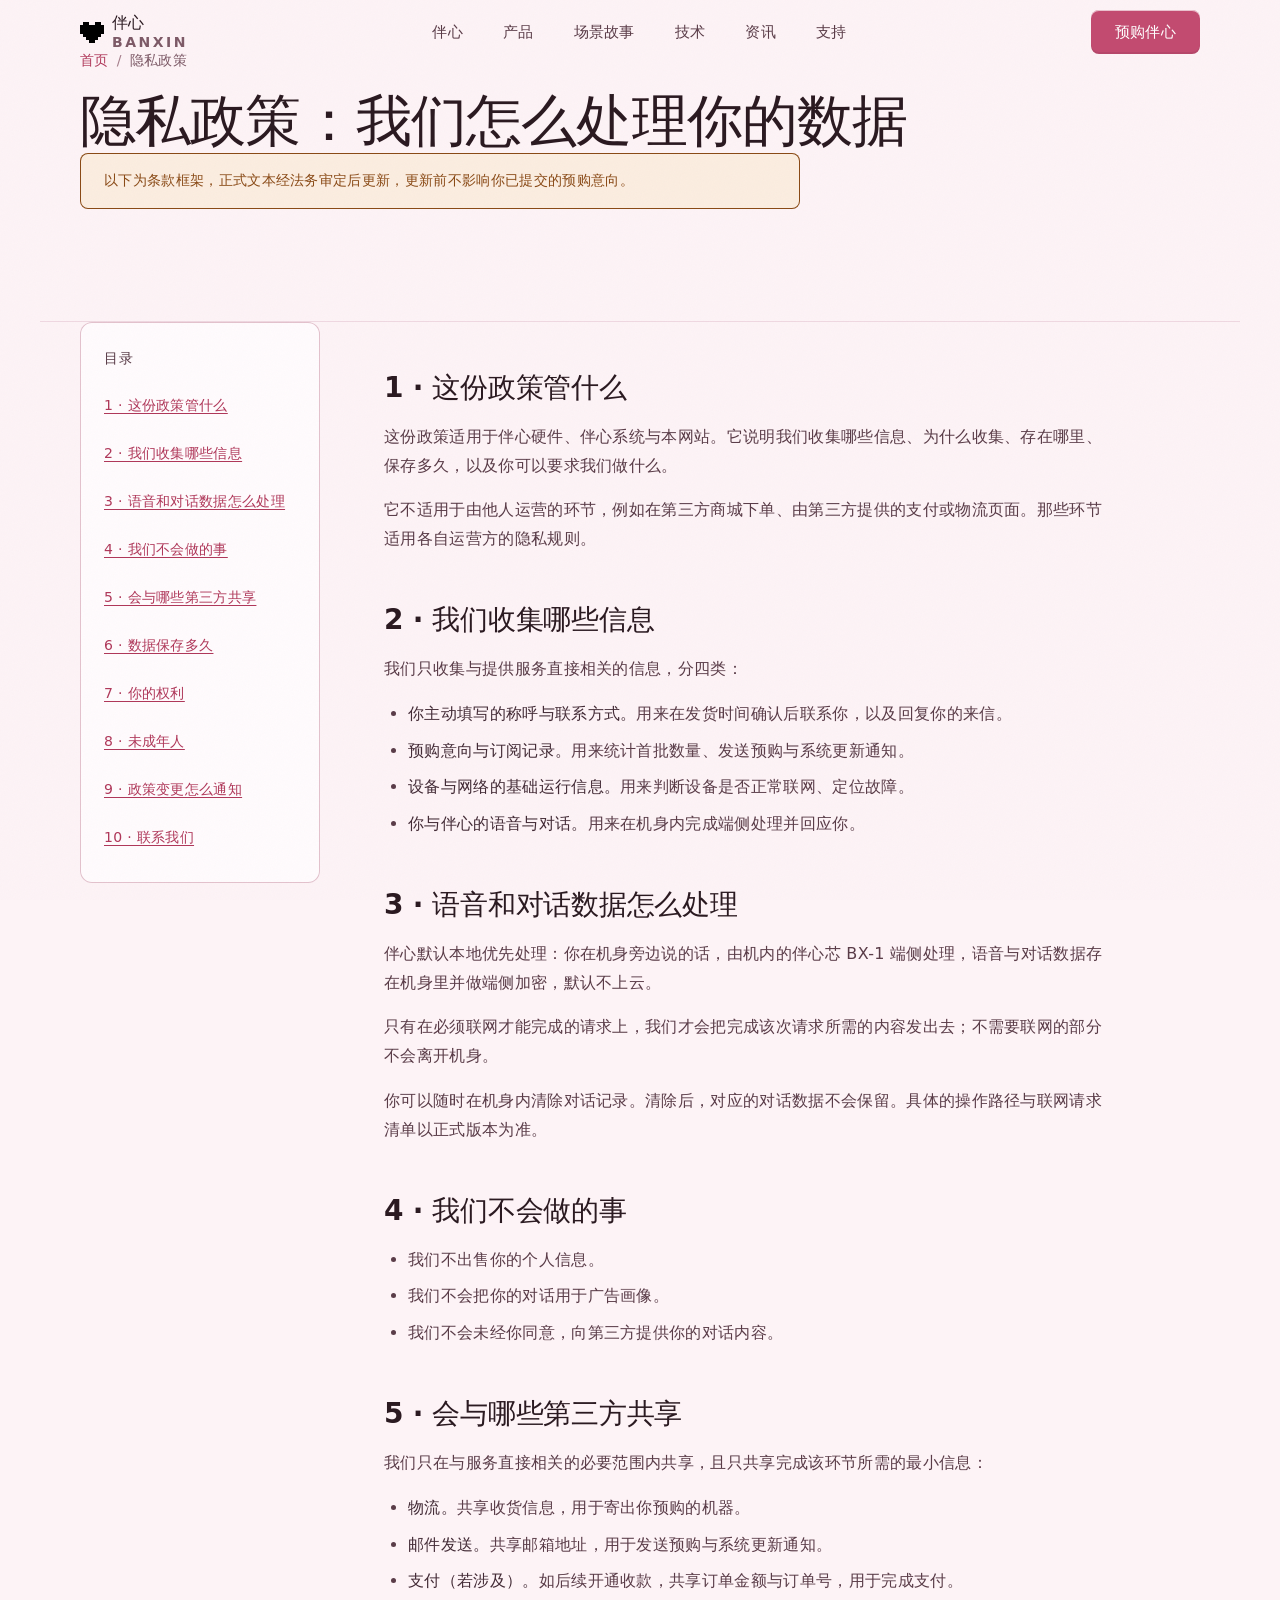
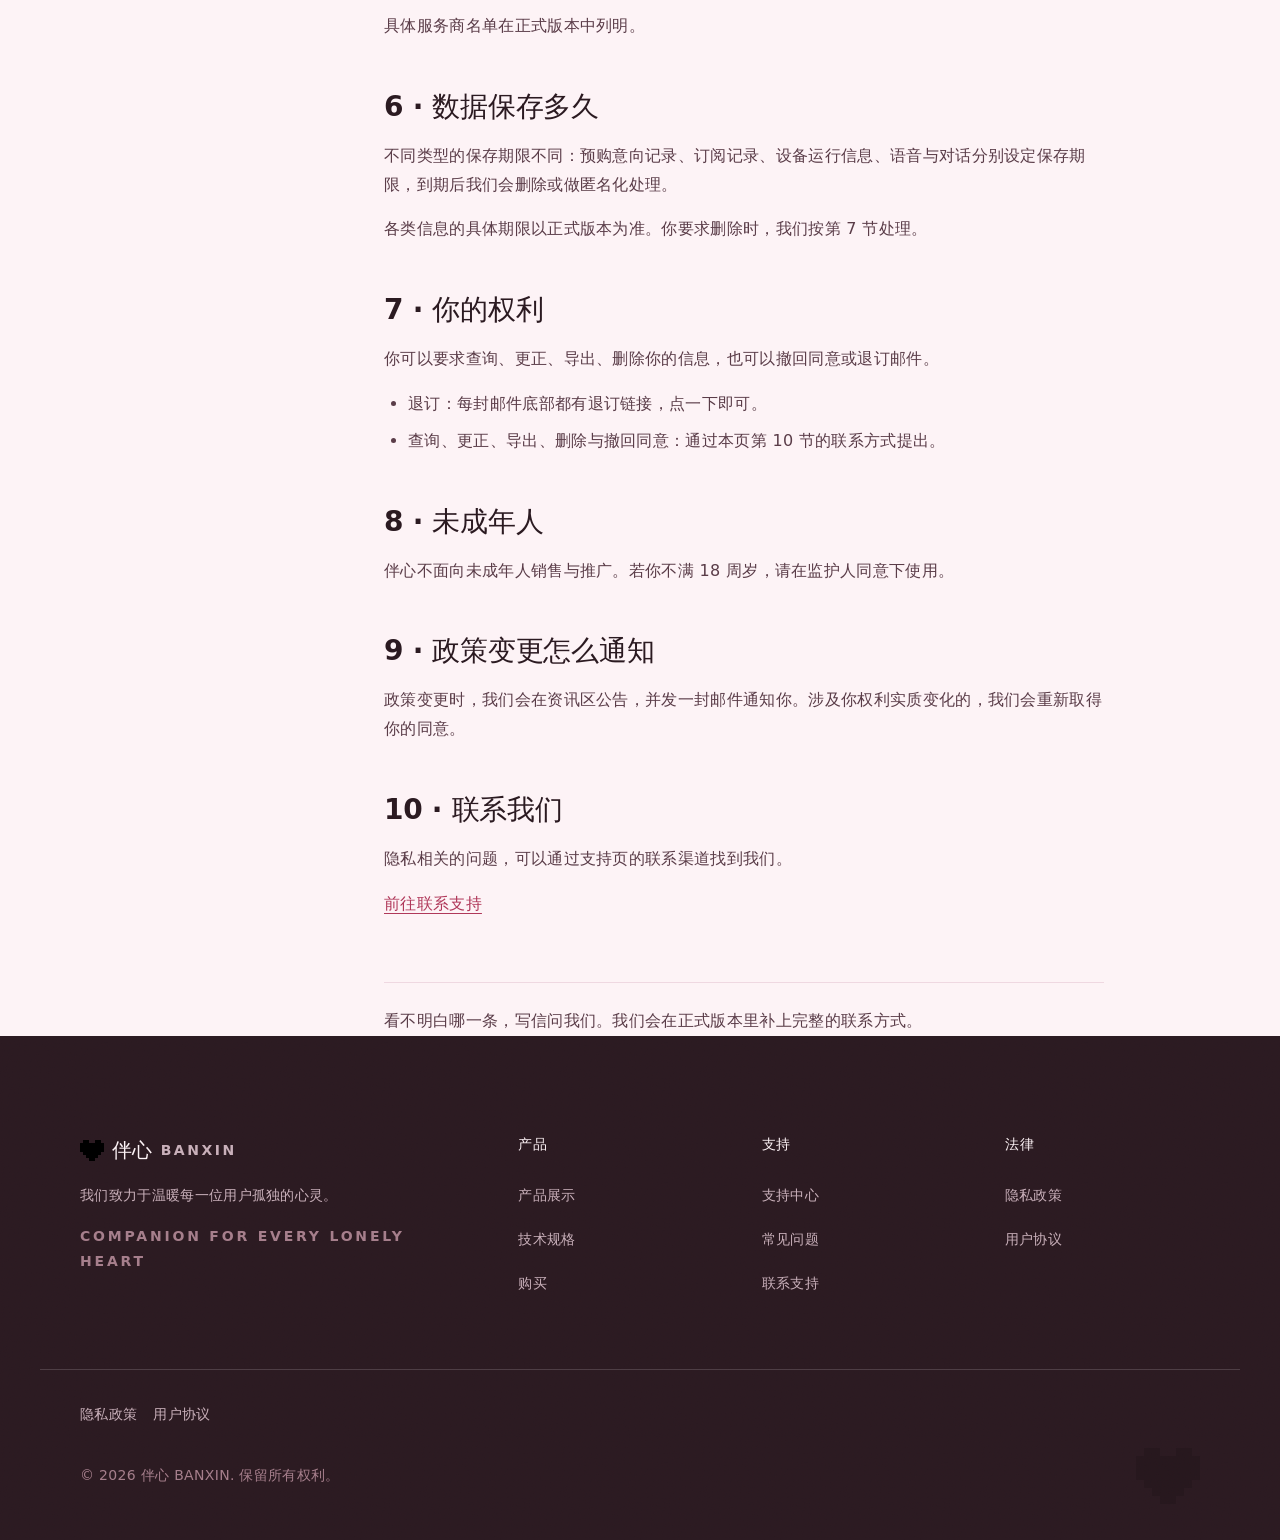
<file: privacy.html>
<!DOCTYPE html>
<html lang="zh-CN">
<head>
<meta charset="utf-8">
<meta name="viewport" content="width=device-width, initial-scale=1">
<meta name="color-scheme" content="light only">
<meta name="theme-color" content="#FDF3F6">
<title>隐私政策 · 伴心 BANXIN 怎么处理你的数据</title>
<meta name="description" content="伴心默认本地优先处理、端侧加密、数据不上云。这份政策说明我们收集什么、存在哪、保存多久、怎么删除，以及你可以要求我们做什么。">
<!-- TODO(site-url): 域名未定（site-spec N5），上线前替换 -->
<link rel="canonical" href="https://banxin.example.com/privacy.html">
<meta property="og:type" content="website">
<meta property="og:site_name" content="伴心 BANXIN">
<meta property="og:title" content="隐私政策 · 伴心 BANXIN 怎么处理你的数据">
<meta property="og:description" content="伴心默认本地优先处理、端侧加密、数据不上云。">
<meta property="og:url" content="https://banxin.example.com/privacy.html">
<meta property="og:image" content="https://banxin.example.com/assets/img/og-cover.png">
<meta property="og:image:width" content="1200">
<meta property="og:image:height" content="630">
<meta property="og:image:type" content="image/png">
<meta property="og:image:alt" content="伴心 BANXIN 分享卡：左侧一枚玫红色像素心徽标，右侧「伴心」字标、BANXIN 与英文标语 COMPANION FOR EVERY LONELY HEART">
<meta property="og:locale" content="zh_CN">
<meta name="twitter:card" content="summary_large_image">
<meta name="twitter:title" content="隐私政策 · 伴心 BANXIN 怎么处理你的数据">
<meta name="twitter:description" content="伴心默认本地优先处理、端侧加密、数据不上云。">
<meta name="twitter:image" content="https://banxin.example.com/assets/img/og-cover.png">
<meta name="twitter:image:alt" content="伴心 BANXIN 分享卡：左侧一枚玫红色像素心徽标，右侧「伴心」字标、BANXIN 与英文标语 COMPANION FOR EVERY LONELY HEART">
<link rel="icon" href="/assets/img/favicon.svg" type="image/svg+xml">
<link rel="apple-touch-icon" sizes="180x180" href="/assets/img/apple-touch-icon.png">
<link rel="stylesheet" href="/assets/css/tokens.css">
<link rel="stylesheet" href="/assets/css/main.css">
<link rel="stylesheet" href="/assets/css/components.css">
<script>document.documentElement.classList.add('js-enabled');</script>
<script type="application/ld+json">
{
  "@context": "https://schema.org",
  "@type": "BreadcrumbList",
  "itemListElement": [
    { "@type": "ListItem", "position": 1, "name": "首页", "item": "https://banxin.example.com/" },
    { "@type": "ListItem", "position": 2, "name": "隐私政策", "item": "https://banxin.example.com/privacy.html" }
  ]
}
</script>
</head>
<body>
<a class="skip-link" href="#main">跳到主内容</a>

<svg class="svg-defs" aria-hidden="true" focusable="false" width="0" height="0">
  <defs>
    <symbol id="i-heart" viewBox="0 0 8 7">
      <path d="M1 0h2v1H1zM5 0h2v1H5zM0 1h8v3H0zM1 4h6v1H1zM2 5h4v1H2zM3 6h2v1H3z"/>
    </symbol>
    <symbol id="i-close" viewBox="0 0 8 8">
      <path d="M0 0L8 8M8 0L0 8" fill="none" stroke="currentColor" stroke-width="1.4"/>
    </symbol>
  </defs>
</svg>

<header class="site-header">
  <div class="site-header__inner">
    <a class="brand" href="/" aria-label="伴心 BANXIN，回到首页">
      <svg class="brand__mark" aria-hidden="true" focusable="false"><use href="#i-heart"/></svg>
      <span class="brand__text">
        <span class="brand__cn">伴心</span>
        <span class="brand__en">BANXIN</span>
      </span>
    </a>
    <nav class="nav" aria-label="主导航">
      <ul class="nav__list">
        <li><a class="nav__link" href="/#prologue">伴心</a></li>
        <li><a class="nav__link" href="/#product">产品</a></li>
        <li><a class="nav__link" href="/#chapters">场景故事</a></li>
        <li><a class="nav__link" href="/#specs">技术</a></li>
        <li><a class="nav__link" href="/#news">资讯</a></li>
        <li><a class="nav__link" href="/support.html">支持</a></li>
      </ul>
    </nav>
    <div class="site-header__actions">
      <a class="btn btn--buy btn-buy" href="/#buy">预购伴心</a>
      <button class="hamburger" id="nav-toggle" type="button" aria-expanded="false" aria-controls="nav-drawer" aria-label="打开导航菜单">
        <span class="hamburger__box" aria-hidden="true">
          <span class="hamburger__line"></span>
          <span class="hamburger__line"></span>
        </span>
      </button>
    </div>
  </div>
  <div class="scroll-progress" aria-hidden="true"></div>
</header>

<div class="drawer" id="nav-drawer" role="dialog" aria-modal="true" aria-label="站内导航" aria-hidden="true">
  <div class="drawer__top">
    <span class="brand">
      <svg class="drawer__mark" aria-hidden="true" focusable="false"><use href="#i-heart"/></svg>
      <span class="brand__text">
        <span class="brand__cn">伴心</span>
        <span class="brand__en">BANXIN</span>
      </span>
    </span>
    <button class="drawer__close" type="button" data-drawer-close aria-label="关闭导航菜单">
      <svg width="20" height="20" aria-hidden="true" focusable="false"><use href="#i-close"/></svg>
    </button>
  </div>
  <nav class="drawer__list" aria-label="移动端主导航">
    <ul>
      <li class="drawer__item"><a class="drawer__link" href="/#prologue"><span class="drawer__num">01</span>伴心</a></li>
      <li class="drawer__item"><a class="drawer__link" href="/#product"><span class="drawer__num">02</span>产品</a></li>
      <li class="drawer__item"><a class="drawer__link" href="/#chapters"><span class="drawer__num">03</span>场景故事</a></li>
      <li class="drawer__item"><a class="drawer__link" href="/#specs"><span class="drawer__num">04</span>技术</a></li>
      <li class="drawer__item"><a class="drawer__link" href="/#news"><span class="drawer__num">05</span>资讯</a></li>
      <li class="drawer__item"><a class="drawer__link" href="/support.html"><span class="drawer__num">06</span>支持</a></li>
    </ul>
  </nav>
  <div class="drawer__bottom">
    <span class="drawer__price">¥999</span>
    <a class="btn btn--buy" href="/#buy">预购一台</a>
  </div>
</div>

<main id="main" tabindex="-1">

  <div class="page-head">
    <nav class="crumbs" aria-label="面包屑">
      <a href="/">首页</a>
      <span class="crumbs__sep" aria-hidden="true">/</span>
      <span aria-current="page">隐私政策</span>
    </nav>
    <h1 class="h1">隐私政策：我们怎么处理你的数据</h1>

    <!-- 声明条：可见，不可 hidden。正式文本替换前常驻（content-plan §3.2） -->
    <div class="legal-notice">
      <p>以下为条款框架，正式文本经法务审定后更新，更新前不影响你已提交的预购意向。</p>
    </div>
  </div>

  <div class="container">
    <div class="legal-layout">

      <aside class="toc" aria-labelledby="toc-title">
        <p class="toc__title" id="toc-title">目录</p>
        <nav aria-label="隐私政策目录">
          <ul class="toc__list">
            <li><a href="#scope">1 · 这份政策管什么</a></li>
            <li><a href="#collect">2 · 我们收集哪些信息</a></li>
            <li><a href="#voice">3 · 语音和对话数据怎么处理</a></li>
            <li><a href="#never">4 · 我们不会做的事</a></li>
            <li><a href="#third-party">5 · 会与哪些第三方共享</a></li>
            <li><a href="#retention">6 · 数据保存多久</a></li>
            <li><a href="#rights">7 · 你的权利</a></li>
            <li><a href="#minors">8 · 未成年人</a></li>
            <li><a href="#changes">9 · 政策变更怎么通知</a></li>
            <li><a href="#contact">10 · 联系我们</a></li>
          </ul>
        </nav>
      </aside>

      <!-- TODO(legal): 以下为条款框架正文，替换为客户法务出具的正式版本后删除声明条 -->
      <div class="prose">
        <h2 id="scope">1 · 这份政策管什么</h2>
        <p>这份政策适用于伴心硬件、伴心系统与本网站。它说明我们收集哪些信息、为什么收集、存在哪里、保存多久，以及你可以要求我们做什么。</p>
        <p>它不适用于由他人运营的环节，例如在第三方商城下单、由第三方提供的支付或物流页面。那些环节适用各自运营方的隐私规则。</p>

        <h2 id="collect">2 · 我们收集哪些信息</h2>
        <p>我们只收集与提供服务直接相关的信息，分四类：</p>
        <ul>
          <li><strong>你主动填写的称呼与联系方式。</strong>用来在发货时间确认后联系你，以及回复你的来信。</li>
          <li><strong>预购意向与订阅记录。</strong>用来统计首批数量、发送预购与系统更新通知。</li>
          <li><strong>设备与网络的基础运行信息。</strong>用来判断设备是否正常联网、定位故障。</li>
          <li><strong>你与伴心的语音与对话。</strong>用来在机身内完成端侧处理并回应你。</li>
        </ul>

        <h2 id="voice">3 · 语音和对话数据怎么处理</h2>
        <p>伴心默认本地优先处理：你在机身旁边说的话，由机内的伴心芯 BX-1 端侧处理，语音与对话数据存在机身里并做端侧加密，默认不上云。</p>
        <p>只有在必须联网才能完成的请求上，我们才会把完成该次请求所需的内容发出去；不需要联网的部分不会离开机身。</p>
        <p>你可以随时在机身内清除对话记录。清除后，对应的对话数据不会保留。具体的操作路径与联网请求清单以正式版本为准。</p>

        <h2 id="never">4 · 我们不会做的事</h2>
        <ul>
          <li>我们不出售你的个人信息。</li>
          <li>我们不会把你的对话用于广告画像。</li>
          <li>我们不会未经你同意，向第三方提供你的对话内容。</li>
        </ul>

        <h2 id="third-party">5 · 会与哪些第三方共享</h2>
        <p>我们只在与服务直接相关的必要范围内共享，且只共享完成该环节所需的最小信息：</p>
        <ul>
          <li><strong>物流。</strong>共享收货信息，用于寄出你预购的机器。</li>
          <li><strong>邮件发送。</strong>共享邮箱地址，用于发送预购与系统更新通知。</li>
          <li><strong>支付（若涉及）。</strong>如后续开通收款，共享订单金额与订单号，用于完成支付。</li>
        </ul>
        <p>具体服务商名单在正式版本中列明。</p>

        <h2 id="retention">6 · 数据保存多久</h2>
        <p>不同类型的保存期限不同：预购意向记录、订阅记录、设备运行信息、语音与对话分别设定保存期限，到期后我们会删除或做匿名化处理。</p>
        <p>各类信息的具体期限以正式版本为准。你要求删除时，我们按第 7 节处理。</p>

        <h2 id="rights">7 · 你的权利</h2>
        <p>你可以要求查询、更正、导出、删除你的信息，也可以撤回同意或退订邮件。</p>
        <ul>
          <li>退订：每封邮件底部都有退订链接，点一下即可。</li>
          <li>查询、更正、导出、删除与撤回同意：通过本页第 10 节的联系方式提出。</li>
        </ul>

        <h2 id="minors">8 · 未成年人</h2>
        <p>伴心不面向未成年人销售与推广。若你不满 18 周岁，请在监护人同意下使用。</p>

        <h2 id="changes">9 · 政策变更怎么通知</h2>
        <p>政策变更时，我们会在资讯区公告，并发一封邮件通知你。涉及你权利实质变化的，我们会重新取得你的同意。</p>

        <h2 id="contact">10 · 联系我们</h2>
        <p>隐私相关的问题，可以通过支持页的联系渠道找到我们。</p>
        <!-- 隐私事务联系邮箱 / 运营主体全称：未提供时整行 hidden，不渲染占位字样 -->
        <p hidden>隐私事务联系邮箱</p>
        <p hidden>运营主体全称</p>
        <p><a class="link-text" href="/support.html#contact-support">前往联系支持</a></p>

        <p class="page-outro">看不明白哪一条，写信问我们。我们会在正式版本里补上完整的联系方式。</p>
      </div>

    </div>
  </div>

</main>

<footer class="site-footer" id="footer">
  <div class="site-footer__inner">
    <div class="footer-brand">
      <div class="footer-brand__row">
        <svg class="footer-brand__mark" aria-hidden="true" focusable="false"><use href="#i-heart"/></svg>
        <span class="footer-brand__cn">伴心</span>
        <span class="footer-brand__en">BANXIN</span>
      </div>
      <p class="footer-brand__slogan">我们致力于温暖每一位用户孤独的心灵。</p>
      <p class="footer-brand__en-line">COMPANION FOR EVERY LONELY HEART</p>
    </div>
    <div class="footer-col">
      <p class="footer-col__title">产品</p>
      <ul class="footer-col__list">
        <li><a href="/#product">产品展示</a></li>
        <li><a href="/#specs">技术规格</a></li>
        <li><a href="/#buy">购买</a></li>
      </ul>
    </div>
    <div class="footer-col">
      <p class="footer-col__title">支持</p>
      <ul class="footer-col__list">
        <li><a href="/support.html">支持中心</a></li>
        <li><a href="/support.html#faq">常见问题</a></li>
        <li><a href="/support.html#contact-support">联系支持</a></li>
      </ul>
    </div>
    <div class="footer-col">
      <p class="footer-col__title">法律</p>
      <ul class="footer-col__list">
        <li><a href="/privacy.html">隐私政策</a></li>
        <li><a href="/terms.html">用户协议</a></li>
      </ul>
    </div>
  </div>

  <div class="site-footer__legal">
    <p hidden>ICP 备案号：<a href="#footer">占位</a></p>
    <p hidden>客服邮箱</p>
    <p hidden>运营主体</p>
    <p><a href="/privacy.html">隐私政策</a></p>
    <p><a href="/terms.html">用户协议</a></p>
  </div>

  <div class="site-footer__bottom">
    <p>© 2026 伴心 BANXIN. 保留所有权利。</p>
    <svg class="footer-heart" aria-hidden="true" focusable="false"><use href="#i-heart"/></svg>
  </div>
</footer>

<button class="to-top" type="button" aria-label="返回顶部">
  <span aria-hidden="true">↑</span>
</button>

<script src="/assets/js/main.js"></script>
</body>
</html>
</file>
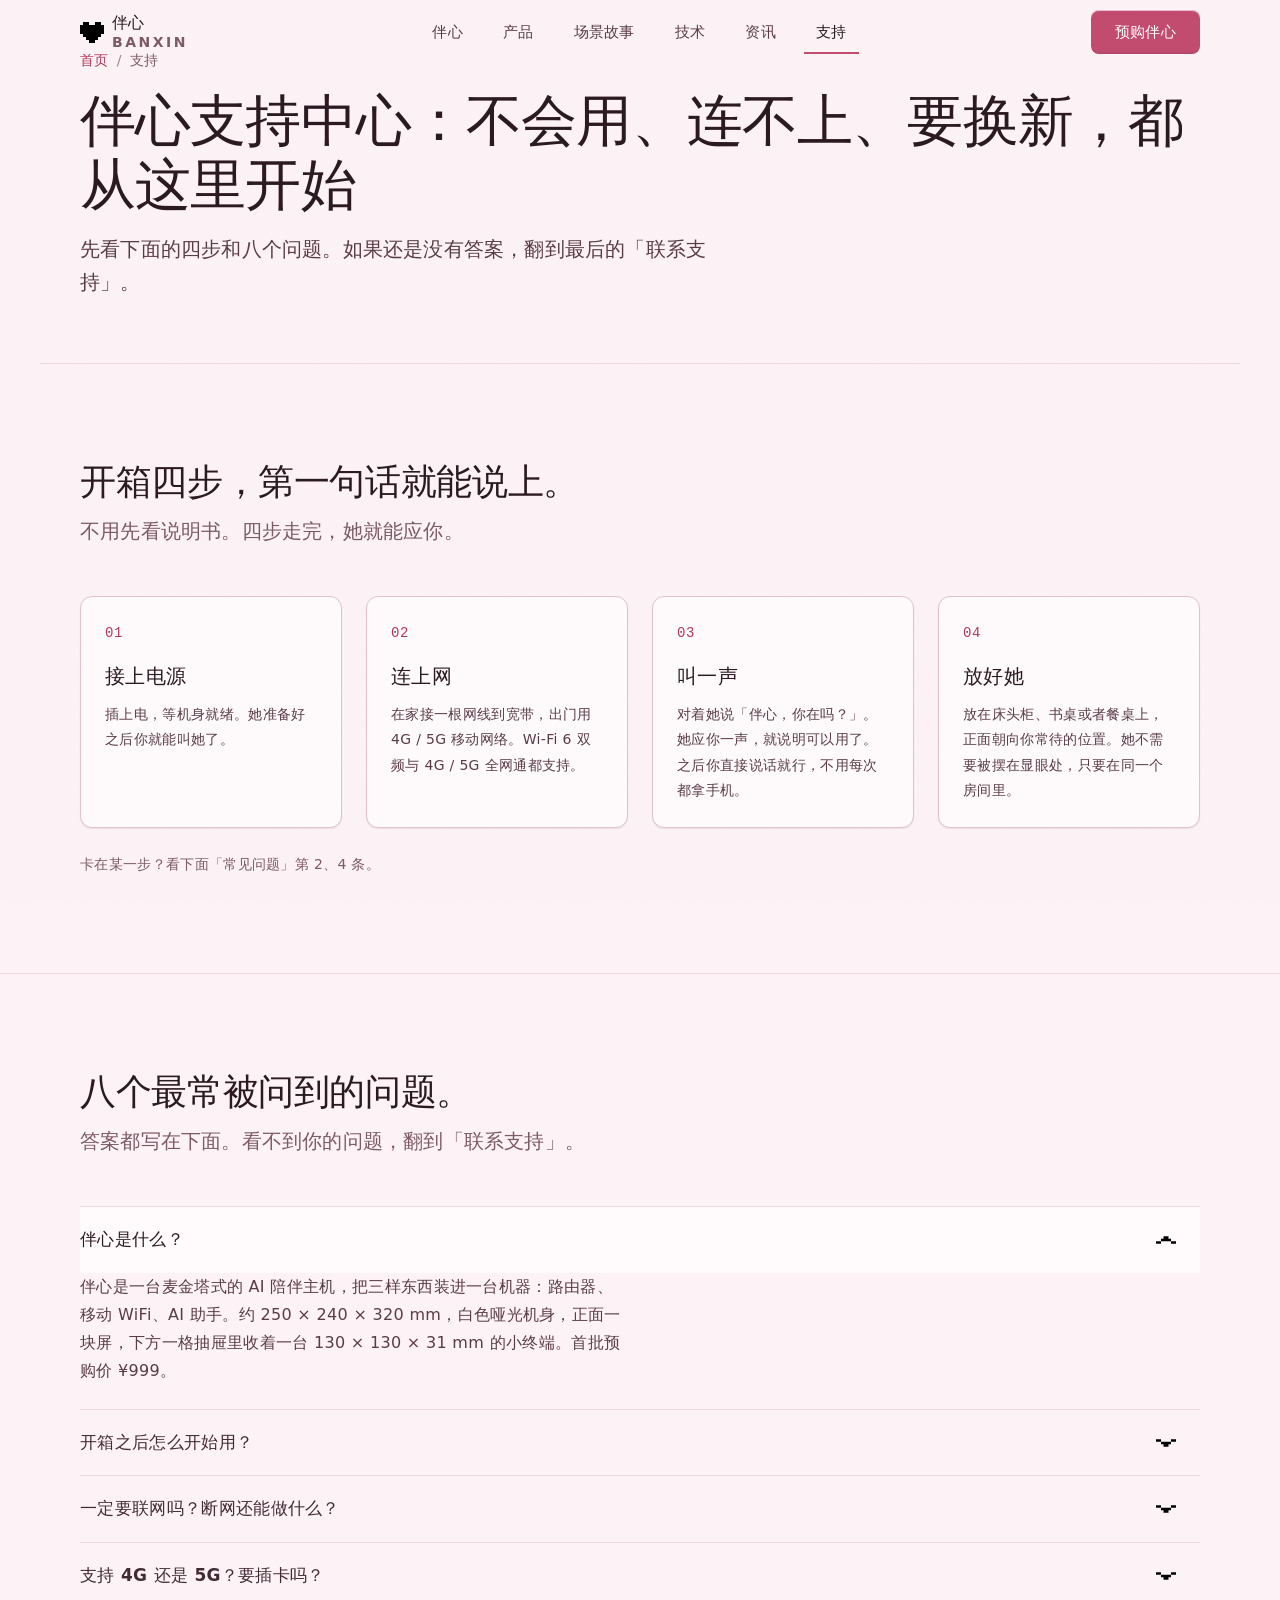
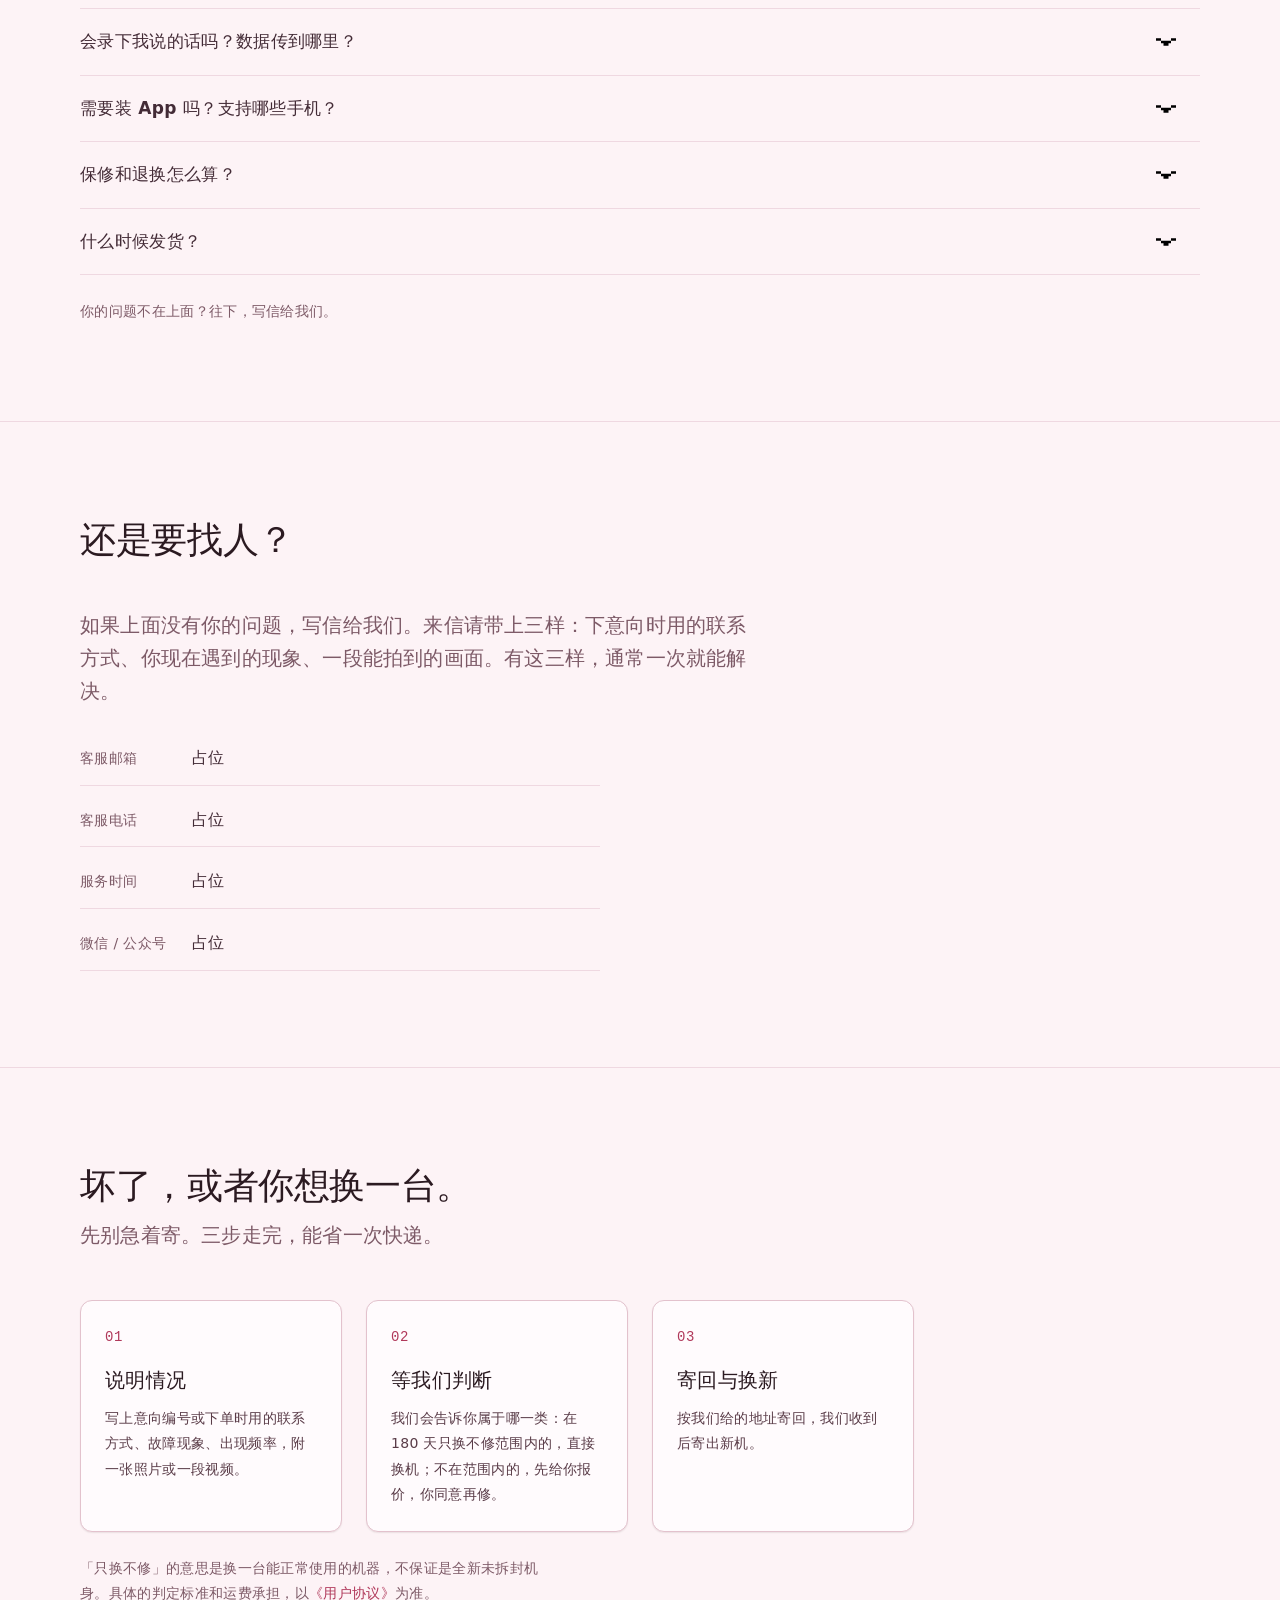
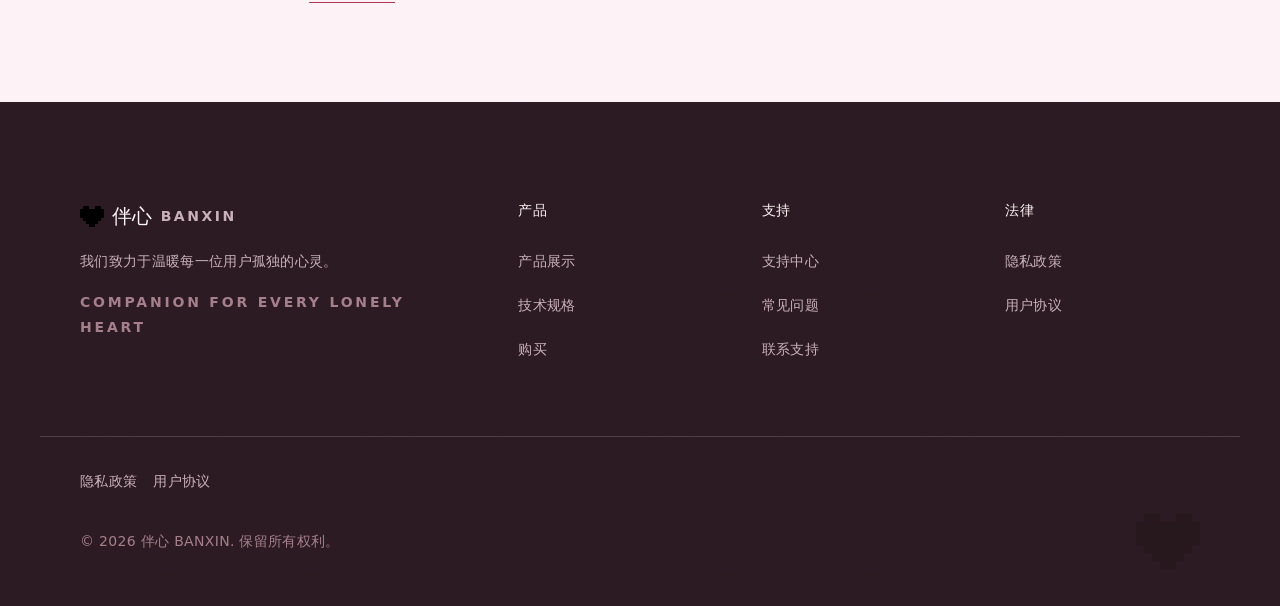
<file: support.html>
<!DOCTYPE html>
<html lang="zh-CN">
<head>
<meta charset="utf-8">
<meta name="viewport" content="width=device-width, initial-scale=1">
<meta name="color-scheme" content="light only">
<meta name="theme-color" content="#FDF3F6">
<title>伴心支持中心 · 使用教程与常见问题</title>
<meta name="description" content="伴心连不上网、叫不醒、想换新，都在这一页。四步完成首次使用，八条高频问题逐条回答，另有联系支持与维修换新入口。">
<!-- TODO(site-url): 域名未定（site-spec N5），上线前替换 -->
<link rel="canonical" href="https://banxin.example.com/support.html">
<meta property="og:type" content="website">
<meta property="og:site_name" content="伴心 BANXIN">
<meta property="og:title" content="伴心支持中心 · 使用教程与常见问题">
<meta property="og:description" content="伴心连不上网、叫不醒、想换新，都在这一页。四步完成首次使用，八条高频问题逐条回答。">
<meta property="og:url" content="https://banxin.example.com/support.html">
<meta property="og:image" content="https://banxin.example.com/assets/img/og-cover.png">
<meta property="og:image:width" content="1200">
<meta property="og:image:height" content="630">
<meta property="og:image:type" content="image/png">
<meta property="og:image:alt" content="伴心 BANXIN 分享卡：左侧一枚玫红色像素心徽标，右侧「伴心」字标、BANXIN 与英文标语 COMPANION FOR EVERY LONELY HEART">
<meta property="og:locale" content="zh_CN">
<meta name="twitter:card" content="summary_large_image">
<meta name="twitter:title" content="伴心支持中心 · 使用教程与常见问题">
<meta name="twitter:description" content="伴心连不上网、叫不醒、想换新，都在这一页。四步完成首次使用，八条高频问题逐条回答。">
<meta name="twitter:image" content="https://banxin.example.com/assets/img/og-cover.png">
<meta name="twitter:image:alt" content="伴心 BANXIN 分享卡：左侧一枚玫红色像素心徽标，右侧「伴心」字标、BANXIN 与英文标语 COMPANION FOR EVERY LONELY HEART">
<link rel="icon" href="/assets/img/favicon.svg" type="image/svg+xml">
<link rel="apple-touch-icon" sizes="180x180" href="/assets/img/apple-touch-icon.png">
<link rel="stylesheet" href="/assets/css/tokens.css">
<link rel="stylesheet" href="/assets/css/main.css">
<link rel="stylesheet" href="/assets/css/components.css">
<script>document.documentElement.classList.add('js-enabled');</script>
<script type="application/ld+json">
{
  "@context": "https://schema.org",
  "@graph": [
    {
      "@type": "BreadcrumbList",
      "itemListElement": [
        { "@type": "ListItem", "position": 1, "name": "首页", "item": "https://banxin.example.com/" },
        { "@type": "ListItem", "position": 2, "name": "支持", "item": "https://banxin.example.com/support.html" }
      ]
    },
    {
      "@type": "FAQPage",
      "mainEntity": [
        { "@type": "Question", "name": "伴心是什么？", "acceptedAnswer": { "@type": "Answer", "text": "伴心是一台麦金塔式的 AI 陪伴主机，把三样东西装进一台机器：路由器、移动 WiFi、AI 助手。约 250 × 240 × 320 mm，白色哑光机身，正面一块屏，下方一格抽屉里收着一台 130 × 130 × 31 mm 的小终端。首批预购价 ¥999。" } },
        { "@type": "Question", "name": "开箱之后怎么开始用？", "acceptedAnswer": { "@type": "Answer", "text": "四步：接电源、连上网、说一句「伴心，你在吗？」、找个位置放好。详细说明见本页「快速上手」。" } },
        { "@type": "Question", "name": "一定要联网吗？断网还能做什么？", "acceptedAnswer": { "@type": "Answer", "text": "常用指令在机身里由端侧处理，不联网也能回应。需要联网才能做的事，比如查实时信息，她会直接告诉你现在做不到，不会假装知道。" } },
        { "@type": "Question", "name": "支持 4G 还是 5G？要插卡吗？", "acceptedAnswer": { "@type": "Answer", "text": "4G / 5G 全网通，家里还支持 Wi-Fi 6 双频。在家接网线当路由，出门用移动网络。卡的形态以随包装说明为准。" } },
        { "@type": "Question", "name": "会录下我说的话吗？数据传到哪里？", "acceptedAnswer": { "@type": "Answer", "text": "对话数据留在机身里，本地优先处理、端侧加密，不上云。你不用为了隐私去关掉某个开关，默认就是这样。" } },
        { "@type": "Question", "name": "需要装 App 吗？支持哪些手机？", "acceptedAnswer": { "@type": "Answer", "text": "日常使用不依赖手机：你开口叫她就够，不用先打开什么。首次联网的步骤见本页「快速上手」。" } },
        { "@type": "Question", "name": "保修和退换怎么算？", "acceptedAnswer": { "@type": "Answer", "text": "三条都写在《用户协议》里：180 天只换不修，30 天无理由退换，伴心系统终身免费更新。具体的判定标准与运费承担，以条款为准。" } },
        { "@type": "Question", "name": "什么时候发货？", "acceptedAnswer": { "@type": "Answer", "text": "首批预购预计 10 月底发货，顺丰包邮。确切的发货日，我们会在资讯区公布，也会寄一封邮件通知你。" } }
      ]
    }
  ]
}
</script>
</head>
<body>
<a class="skip-link" href="#main">跳到主内容</a>

<svg class="svg-defs" aria-hidden="true" focusable="false" width="0" height="0">
  <defs>
    <symbol id="i-heart" viewBox="0 0 8 7">
      <path d="M1 0h2v1H1zM5 0h2v1H5zM0 1h8v3H0zM1 4h6v1H1zM2 5h4v1H2zM3 6h2v1H3z"/>
    </symbol>
    <symbol id="i-close" viewBox="0 0 8 8">
      <path d="M0 0L8 8M8 0L0 8" fill="none" stroke="currentColor" stroke-width="1.4"/>
    </symbol>
    <symbol id="i-chev" viewBox="0 0 8 3">
      <path d="M0 0h2v1H0zM6 0h2v1H6zM2 1h2v1H2zM4 1h2v1H4zM3 2h2v1H3z"/>
    </symbol>
  </defs>
</svg>

<header class="site-header">
  <div class="site-header__inner">
    <a class="brand" href="/" aria-label="伴心 BANXIN，回到首页">
      <svg class="brand__mark" aria-hidden="true" focusable="false"><use href="#i-heart"/></svg>
      <span class="brand__text">
        <span class="brand__cn">伴心</span>
        <span class="brand__en">BANXIN</span>
      </span>
    </a>
    <nav class="nav" aria-label="主导航">
      <ul class="nav__list">
        <li><a class="nav__link" href="/#prologue">伴心</a></li>
        <li><a class="nav__link" href="/#product">产品</a></li>
        <li><a class="nav__link" href="/#chapters">场景故事</a></li>
        <li><a class="nav__link" href="/#specs">技术</a></li>
        <li><a class="nav__link" href="/#news">资讯</a></li>
        <li><a class="nav__link" href="#main" aria-current="true">支持</a></li>
      </ul>
    </nav>
    <div class="site-header__actions">
      <a class="btn btn--buy btn-buy" href="/#buy">预购伴心</a>
      <button class="hamburger" id="nav-toggle" type="button" aria-expanded="false" aria-controls="nav-drawer" aria-label="打开导航菜单">
        <span class="hamburger__box" aria-hidden="true">
          <span class="hamburger__line"></span>
          <span class="hamburger__line"></span>
        </span>
      </button>
    </div>
  </div>
  <div class="scroll-progress" aria-hidden="true"></div>
</header>

<div class="drawer" id="nav-drawer" role="dialog" aria-modal="true" aria-label="站内导航" aria-hidden="true">
  <div class="drawer__top">
    <span class="brand">
      <svg class="drawer__mark" aria-hidden="true" focusable="false"><use href="#i-heart"/></svg>
      <span class="brand__text">
        <span class="brand__cn">伴心</span>
        <span class="brand__en">BANXIN</span>
      </span>
    </span>
    <button class="drawer__close" type="button" data-drawer-close aria-label="关闭导航菜单">
      <svg width="20" height="20" aria-hidden="true" focusable="false"><use href="#i-close"/></svg>
    </button>
  </div>
  <nav class="drawer__list" aria-label="移动端主导航">
    <ul>
      <li class="drawer__item"><a class="drawer__link" href="/#prologue"><span class="drawer__num">01</span>伴心</a></li>
      <li class="drawer__item"><a class="drawer__link" href="/#product"><span class="drawer__num">02</span>产品</a></li>
      <li class="drawer__item"><a class="drawer__link" href="/#chapters"><span class="drawer__num">03</span>场景故事</a></li>
      <li class="drawer__item"><a class="drawer__link" href="/#specs"><span class="drawer__num">04</span>技术</a></li>
      <li class="drawer__item"><a class="drawer__link" href="/#news"><span class="drawer__num">05</span>资讯</a></li>
      <li class="drawer__item"><a class="drawer__link" href="#main"><span class="drawer__num">06</span>支持</a></li>
    </ul>
  </nav>
  <div class="drawer__bottom">
    <span class="drawer__price">¥999</span>
    <a class="btn btn--buy" href="/#buy">预购一台</a>
  </div>
</div>

<main id="main" tabindex="-1">

  <div class="page-head">
    <nav class="crumbs" aria-label="面包屑">
      <a href="/">首页</a>
      <span class="crumbs__sep" aria-hidden="true">/</span>
      <span aria-current="page">支持</span>
    </nav>
    <h1 class="h1">伴心支持中心：不会用、连不上、要换新，都从这里开始</h1>
    <p class="page-head__lead lead">先看下面的四步和八个问题。如果还是没有答案，翻到最后的「联系支持」。</p>
  </div>

  <!-- ── A · 快速上手 ───────────────────────────────────────────────────── -->
  <section class="support-section" id="getting-started" aria-labelledby="getting-started-title">
    <div class="support-section__inner">
      <div class="section-head">
        <h2 id="getting-started-title">开箱四步，第一句话就能说上。</h2>
        <p class="lead">不用先看说明书。四步走完，她就能应你。</p>
      </div>

      <ol class="steps">
        <li class="step">
          <span class="step__num" aria-hidden="true">01</span>
          <p class="step__title">接上电源</p>
          <p class="step__text">插上电，等机身就绪。她准备好之后你就能叫她了。</p>
        </li>
        <li class="step">
          <span class="step__num" aria-hidden="true">02</span>
          <p class="step__title">连上网</p>
          <p class="step__text">在家接一根网线到宽带，出门用 4G / 5G 移动网络。Wi-Fi 6 双频与 4G / 5G 全网通都支持。</p>
        </li>
        <li class="step">
          <span class="step__num" aria-hidden="true">03</span>
          <p class="step__title">叫一声</p>
          <p class="step__text">对着她说「伴心，你在吗？」。她应你一声，就说明可以用了。之后你直接说话就行，不用每次都拿手机。</p>
        </li>
        <li class="step">
          <span class="step__num" aria-hidden="true">04</span>
          <p class="step__title">放好她</p>
          <p class="step__text">放在床头柜、书桌或者餐桌上，正面朝向你常待的位置。她不需要被摆在显眼处，只要在同一个房间里。</p>
        </li>
      </ol>

      <p class="support-note">卡在某一步？看下面「常见问题」第 2、4 条。</p>
    </div>
  </section>

  <!-- ── B · 常见问题（8 条手风琴，第 1 条默认展开）────────────────────── -->
  <section class="support-section" id="faq" aria-labelledby="faq-title">
    <div class="support-section__inner">
      <div class="section-head">
        <h2 id="faq-title">八个最常被问到的问题。</h2>
        <p class="lead">答案都写在下面。看不到你的问题，翻到「联系支持」。</p>
      </div>

      <div class="faq" data-accordion>
        <details class="faq__item" open>
          <summary class="faq__summary">
            <span>伴心是什么？</span>
            <svg class="faq__mark" aria-hidden="true" focusable="false"><use href="#i-chev"/></svg>
          </summary>
          <div class="faq__answer"><p>伴心是一台麦金塔式的 AI 陪伴主机，把三样东西装进一台机器：路由器、移动 WiFi、AI 助手。约 250 × 240 × 320 mm，白色哑光机身，正面一块屏，下方一格抽屉里收着一台 130 × 130 × 31 mm 的小终端。首批预购价 ¥999。</p></div>
        </details>

        <details class="faq__item">
          <summary class="faq__summary">
            <span>开箱之后怎么开始用？</span>
            <svg class="faq__mark" aria-hidden="true" focusable="false"><use href="#i-chev"/></svg>
          </summary>
          <div class="faq__answer"><p>四步：接电源、连上网、说一句「伴心，你在吗？」、找个位置放好。详细说明见本页「快速上手」。</p></div>
        </details>

        <!-- 上线前需替换第二句：拿到离线能力清单后把「常用指令」换成具体项（content-plan §3.1 Q3） -->
        <details class="faq__item">
          <summary class="faq__summary">
            <span>一定要联网吗？断网还能做什么？</span>
            <svg class="faq__mark" aria-hidden="true" focusable="false"><use href="#i-chev"/></svg>
          </summary>
          <div class="faq__answer"><p>常用指令在机身里由端侧处理，不联网也能回应。需要联网才能做的事，比如查实时信息，她会直接告诉你现在做不到，不会假装知道。</p></div>
        </details>

        <details class="faq__item">
          <summary class="faq__summary">
            <span>支持 4G 还是 5G？要插卡吗？</span>
            <svg class="faq__mark" aria-hidden="true" focusable="false"><use href="#i-chev"/></svg>
          </summary>
          <div class="faq__answer"><p>4G / 5G 全网通，家里还支持 Wi-Fi 6 双频。在家接网线当路由，出门用移动网络。卡的形态以随包装说明为准。</p></div>
        </details>

        <details class="faq__item">
          <summary class="faq__summary">
            <span>会录下我说的话吗？数据传到哪里？</span>
            <svg class="faq__mark" aria-hidden="true" focusable="false"><use href="#i-chev"/></svg>
          </summary>
          <div class="faq__answer"><p>对话数据留在机身里，本地优先处理、端侧加密，不上云。你不用为了隐私去关掉某个开关，默认就是这样。</p></div>
        </details>

        <!-- 此条严格限定在已确认范围：不写「不需要 App」，也不写「有 iOS / Android 版」（content-plan §3.1 Q6） -->
        <details class="faq__item">
          <summary class="faq__summary">
            <span>需要装 App 吗？支持哪些手机？</span>
            <svg class="faq__mark" aria-hidden="true" focusable="false"><use href="#i-chev"/></svg>
          </summary>
          <div class="faq__answer"><p>日常使用不依赖手机：你开口叫她就够，不用先打开什么。首次联网的步骤见本页「快速上手」。</p></div>
        </details>

        <details class="faq__item">
          <summary class="faq__summary">
            <span>保修和退换怎么算？</span>
            <svg class="faq__mark" aria-hidden="true" focusable="false"><use href="#i-chev"/></svg>
          </summary>
          <div class="faq__answer"><p>三条都写在《用户协议》里：180 天只换不修，30 天无理由退换，伴心系统终身免费更新。具体的判定标准与运费承担，以条款为准。</p></div>
        </details>

        <details class="faq__item">
          <summary class="faq__summary">
            <span>什么时候发货？</span>
            <svg class="faq__mark" aria-hidden="true" focusable="false"><use href="#i-chev"/></svg>
          </summary>
          <div class="faq__answer"><p>首批预购预计 10 月底发货，顺丰包邮。确切的发货日，我们会在资讯区公布，也会寄一封邮件通知你。</p></div>
        </details>
      </div>

      <p class="support-note">你的问题不在上面？往下，写信给我们。</p>
    </div>
  </section>

  <!-- ── C · 联系支持 ───────────────────────────────────────────────────── -->
  <section class="support-section" id="contact-support" aria-labelledby="contact-title">
    <div class="support-section__inner">
      <div class="section-head">
        <h2 id="contact-title">还是要找人？</h2>
      </div>
      <p class="lead">如果上面没有你的问题，写信给我们。来信请带上三样：下意向时用的联系方式、你现在遇到的现象、一段能拍到的画面。有这三样，通常一次就能解决。</p>

      <!-- 四个渠道行：DOM 位置已预留，拿到真实信息后只删 hidden。
           全部未提供前不得渲染占位字样（site-spec B4 / content-plan 3.1）。 -->
      <dl class="channel-table">
        <div class="channel-row" hidden>
          <dt>客服邮箱</dt>
          <dd>占位</dd>
        </div>
        <div class="channel-row" hidden>
          <dt>客服电话</dt>
          <dd>占位</dd>
        </div>
        <div class="channel-row" hidden>
          <dt>服务时间</dt>
          <dd>占位</dd>
        </div>
        <div class="channel-row" hidden>
          <dt>微信 / 公众号</dt>
          <dd>占位</dd>
        </div>
      </dl>
    </div>
  </section>

  <!-- ── D · 维修与换新 ─────────────────────────────────────────────────── -->
  <section class="support-section" id="repair" aria-labelledby="repair-title">
    <div class="support-section__inner">
      <div class="section-head">
        <h2 id="repair-title">坏了，或者你想换一台。</h2>
        <p class="lead">先别急着寄。三步走完，能省一次快递。</p>
      </div>

      <ol class="steps steps--3">
        <li class="step">
          <span class="step__num" aria-hidden="true">01</span>
          <p class="step__title">说明情况</p>
          <p class="step__text">写上意向编号或下单时用的联系方式、故障现象、出现频率，附一张照片或一段视频。</p>
        </li>
        <li class="step">
          <span class="step__num" aria-hidden="true">02</span>
          <p class="step__title">等我们判断</p>
          <p class="step__text">我们会告诉你属于哪一类：在 180 天只换不修范围内的，直接换机；不在范围内的，先给你报价，你同意再修。</p>
        </li>
        <li class="step">
          <span class="step__num" aria-hidden="true">03</span>
          <p class="step__title">寄回与换新</p>
          <p class="step__text">按我们给的地址寄回，我们收到后寄出新机。</p>
        </li>
      </ol>

      <p class="support-note">「只换不修」的意思是换一台能正常使用的机器，不保证是全新未拆封机身。具体的判定标准和运费承担，以<a class="link-text" href="/terms.html">《用户协议》</a>为准。</p>
    </div>
  </section>

</main>

<footer class="site-footer" id="footer">
  <div class="site-footer__inner">
    <div class="footer-brand">
      <div class="footer-brand__row">
        <svg class="footer-brand__mark" aria-hidden="true" focusable="false"><use href="#i-heart"/></svg>
        <span class="footer-brand__cn">伴心</span>
        <span class="footer-brand__en">BANXIN</span>
      </div>
      <p class="footer-brand__slogan">我们致力于温暖每一位用户孤独的心灵。</p>
      <p class="footer-brand__en-line">COMPANION FOR EVERY LONELY HEART</p>
    </div>
    <div class="footer-col">
      <p class="footer-col__title">产品</p>
      <ul class="footer-col__list">
        <li><a href="/#product">产品展示</a></li>
        <li><a href="/#specs">技术规格</a></li>
        <li><a href="/#buy">购买</a></li>
      </ul>
    </div>
    <div class="footer-col">
      <p class="footer-col__title">支持</p>
      <ul class="footer-col__list">
        <li><a href="/support.html">支持中心</a></li>
        <li><a href="/support.html#faq">常见问题</a></li>
        <li><a href="/support.html#contact-support">联系支持</a></li>
      </ul>
    </div>
    <div class="footer-col">
      <p class="footer-col__title">法律</p>
      <ul class="footer-col__list">
        <li><a href="/privacy.html">隐私政策</a></li>
        <li><a href="/terms.html">用户协议</a></li>
      </ul>
    </div>
  </div>

  <div class="site-footer__legal">
    <p hidden>ICP 备案号：<a href="#footer">占位</a></p>
    <p hidden>客服邮箱</p>
    <p hidden>运营主体</p>
    <p><a href="/privacy.html">隐私政策</a></p>
    <p><a href="/terms.html">用户协议</a></p>
  </div>

  <div class="site-footer__bottom">
    <p>© 2026 伴心 BANXIN. 保留所有权利。</p>
    <svg class="footer-heart" aria-hidden="true" focusable="false"><use href="#i-heart"/></svg>
  </div>
</footer>

<button class="to-top" type="button" aria-label="返回顶部">
  <span aria-hidden="true">↑</span>
</button>

<script src="/assets/js/main.js"></script>
</body>
</html>
</file>
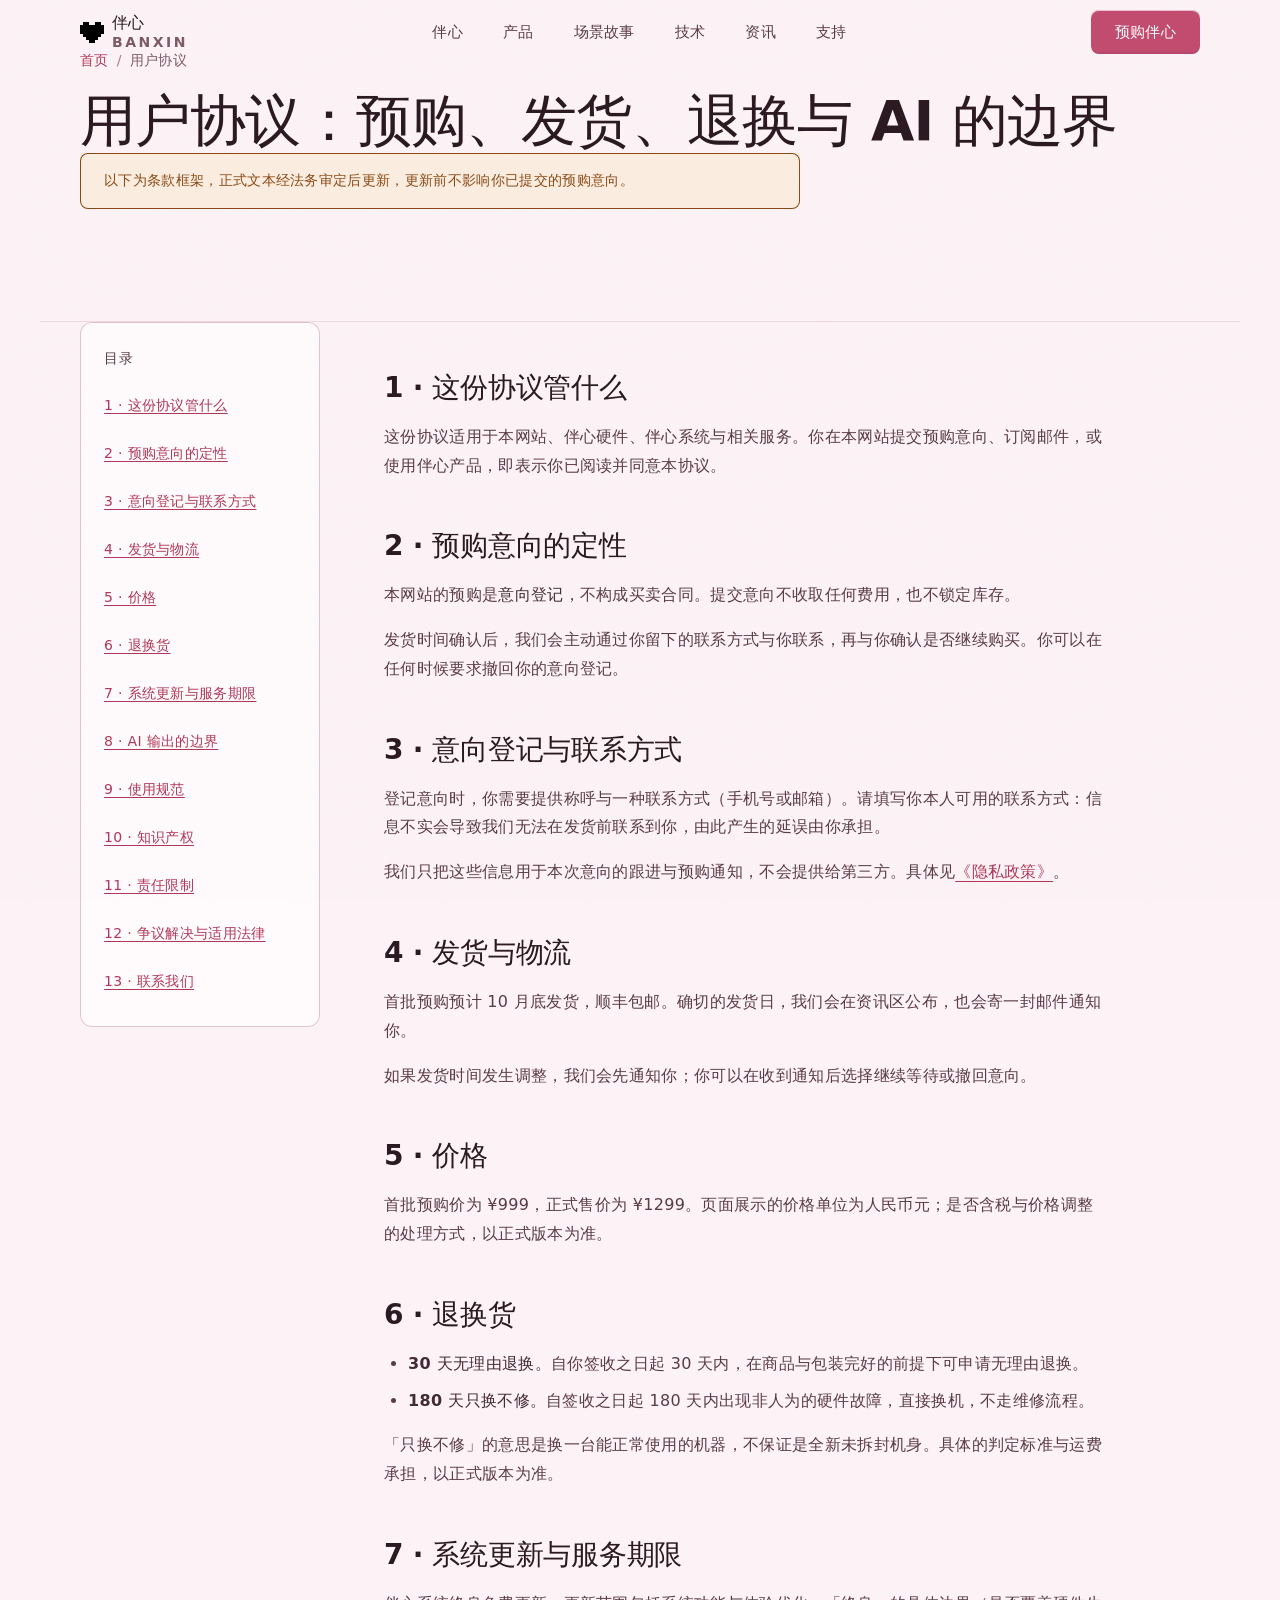
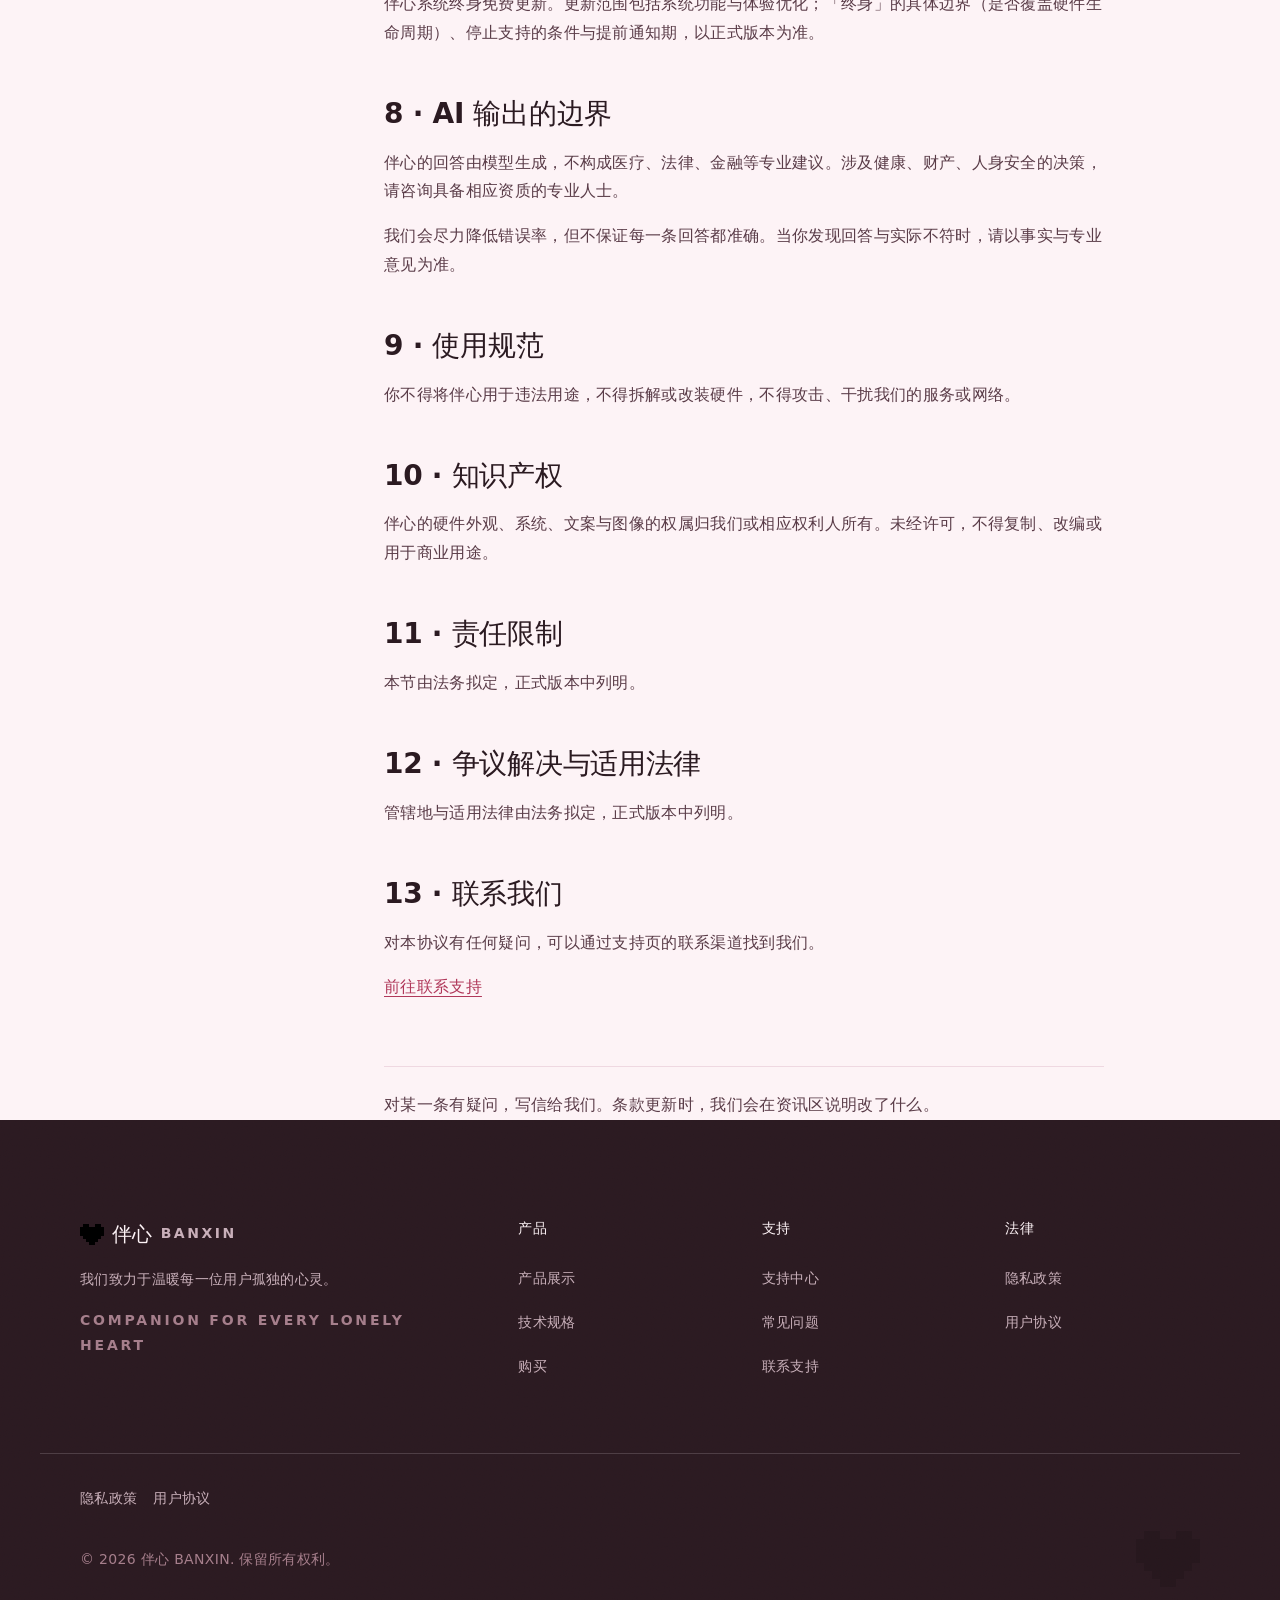
<file: terms.html>
<!DOCTYPE html>
<html lang="zh-CN">
<head>
<meta charset="utf-8">
<meta name="viewport" content="width=device-width, initial-scale=1">
<meta name="color-scheme" content="light only">
<meta name="theme-color" content="#FDF3F6">
<title>用户协议 · 伴心 BANXIN 预购与退换规则</title>
<meta name="description" content="伴心预购怎么登记、什么时候发货、30 天无理由退换和 180 天只换不修分别怎么算，以及 AI 回答的能力边界，都写在这一页。">
<!-- TODO(site-url): 域名未定（site-spec N5），上线前替换 -->
<link rel="canonical" href="https://banxin.example.com/terms.html">
<meta property="og:type" content="website">
<meta property="og:site_name" content="伴心 BANXIN">
<meta property="og:title" content="用户协议 · 伴心 BANXIN 预购与退换规则">
<meta property="og:description" content="预购登记、发货、退换与 AI 的能力边界，都写在这一页。">
<meta property="og:url" content="https://banxin.example.com/terms.html">
<meta property="og:image" content="https://banxin.example.com/assets/img/og-cover.png">
<meta property="og:image:width" content="1200">
<meta property="og:image:height" content="630">
<meta property="og:image:type" content="image/png">
<meta property="og:image:alt" content="伴心 BANXIN 分享卡：左侧一枚玫红色像素心徽标，右侧「伴心」字标、BANXIN 与英文标语 COMPANION FOR EVERY LONELY HEART">
<meta property="og:locale" content="zh_CN">
<meta name="twitter:card" content="summary_large_image">
<meta name="twitter:title" content="用户协议 · 伴心 BANXIN 预购与退换规则">
<meta name="twitter:description" content="预购登记、发货、退换与 AI 的能力边界，都写在这一页。">
<meta name="twitter:image" content="https://banxin.example.com/assets/img/og-cover.png">
<meta name="twitter:image:alt" content="伴心 BANXIN 分享卡：左侧一枚玫红色像素心徽标，右侧「伴心」字标、BANXIN 与英文标语 COMPANION FOR EVERY LONELY HEART">
<link rel="icon" href="/assets/img/favicon.svg" type="image/svg+xml">
<link rel="apple-touch-icon" sizes="180x180" href="/assets/img/apple-touch-icon.png">
<link rel="stylesheet" href="/assets/css/tokens.css">
<link rel="stylesheet" href="/assets/css/main.css">
<link rel="stylesheet" href="/assets/css/components.css">
<script>document.documentElement.classList.add('js-enabled');</script>
<script type="application/ld+json">
{
  "@context": "https://schema.org",
  "@type": "BreadcrumbList",
  "itemListElement": [
    { "@type": "ListItem", "position": 1, "name": "首页", "item": "https://banxin.example.com/" },
    { "@type": "ListItem", "position": 2, "name": "用户协议", "item": "https://banxin.example.com/terms.html" }
  ]
}
</script>
</head>
<body>
<a class="skip-link" href="#main">跳到主内容</a>

<svg class="svg-defs" aria-hidden="true" focusable="false" width="0" height="0">
  <defs>
    <symbol id="i-heart" viewBox="0 0 8 7">
      <path d="M1 0h2v1H1zM5 0h2v1H5zM0 1h8v3H0zM1 4h6v1H1zM2 5h4v1H2zM3 6h2v1H3z"/>
    </symbol>
    <symbol id="i-close" viewBox="0 0 8 8">
      <path d="M0 0L8 8M8 0L0 8" fill="none" stroke="currentColor" stroke-width="1.4"/>
    </symbol>
  </defs>
</svg>

<header class="site-header">
  <div class="site-header__inner">
    <a class="brand" href="/" aria-label="伴心 BANXIN，回到首页">
      <svg class="brand__mark" aria-hidden="true" focusable="false"><use href="#i-heart"/></svg>
      <span class="brand__text">
        <span class="brand__cn">伴心</span>
        <span class="brand__en">BANXIN</span>
      </span>
    </a>
    <nav class="nav" aria-label="主导航">
      <ul class="nav__list">
        <li><a class="nav__link" href="/#prologue">伴心</a></li>
        <li><a class="nav__link" href="/#product">产品</a></li>
        <li><a class="nav__link" href="/#chapters">场景故事</a></li>
        <li><a class="nav__link" href="/#specs">技术</a></li>
        <li><a class="nav__link" href="/#news">资讯</a></li>
        <li><a class="nav__link" href="/support.html">支持</a></li>
      </ul>
    </nav>
    <div class="site-header__actions">
      <a class="btn btn--buy btn-buy" href="/#buy">预购伴心</a>
      <button class="hamburger" id="nav-toggle" type="button" aria-expanded="false" aria-controls="nav-drawer" aria-label="打开导航菜单">
        <span class="hamburger__box" aria-hidden="true">
          <span class="hamburger__line"></span>
          <span class="hamburger__line"></span>
        </span>
      </button>
    </div>
  </div>
  <div class="scroll-progress" aria-hidden="true"></div>
</header>

<div class="drawer" id="nav-drawer" role="dialog" aria-modal="true" aria-label="站内导航" aria-hidden="true">
  <div class="drawer__top">
    <span class="brand">
      <svg class="drawer__mark" aria-hidden="true" focusable="false"><use href="#i-heart"/></svg>
      <span class="brand__text">
        <span class="brand__cn">伴心</span>
        <span class="brand__en">BANXIN</span>
      </span>
    </span>
    <button class="drawer__close" type="button" data-drawer-close aria-label="关闭导航菜单">
      <svg width="20" height="20" aria-hidden="true" focusable="false"><use href="#i-close"/></svg>
    </button>
  </div>
  <nav class="drawer__list" aria-label="移动端主导航">
    <ul>
      <li class="drawer__item"><a class="drawer__link" href="/#prologue"><span class="drawer__num">01</span>伴心</a></li>
      <li class="drawer__item"><a class="drawer__link" href="/#product"><span class="drawer__num">02</span>产品</a></li>
      <li class="drawer__item"><a class="drawer__link" href="/#chapters"><span class="drawer__num">03</span>场景故事</a></li>
      <li class="drawer__item"><a class="drawer__link" href="/#specs"><span class="drawer__num">04</span>技术</a></li>
      <li class="drawer__item"><a class="drawer__link" href="/#news"><span class="drawer__num">05</span>资讯</a></li>
      <li class="drawer__item"><a class="drawer__link" href="/support.html"><span class="drawer__num">06</span>支持</a></li>
    </ul>
  </nav>
  <div class="drawer__bottom">
    <span class="drawer__price">¥999</span>
    <a class="btn btn--buy" href="/#buy">预购一台</a>
  </div>
</div>

<main id="main" tabindex="-1">

  <div class="page-head">
    <nav class="crumbs" aria-label="面包屑">
      <a href="/">首页</a>
      <span class="crumbs__sep" aria-hidden="true">/</span>
      <span aria-current="page">用户协议</span>
    </nav>
    <h1 class="h1">用户协议：预购、发货、退换与 AI 的边界</h1>

    <div class="legal-notice">
      <p>以下为条款框架，正式文本经法务审定后更新，更新前不影响你已提交的预购意向。</p>
    </div>
  </div>

  <div class="container">
    <div class="legal-layout">

      <aside class="toc" aria-labelledby="toc-title">
        <p class="toc__title" id="toc-title">目录</p>
        <nav aria-label="用户协议目录">
          <ul class="toc__list">
            <li><a href="#t-scope">1 · 这份协议管什么</a></li>
            <li><a href="#t-intent">2 · 预购意向的定性</a></li>
            <li><a href="#t-contact">3 · 意向登记与联系方式</a></li>
            <li><a href="#t-ship">4 · 发货与物流</a></li>
            <li><a href="#t-price">5 · 价格</a></li>
            <li><a href="#t-return">6 · 退换货</a></li>
            <li><a href="#t-update">7 · 系统更新与服务期限</a></li>
            <li><a href="#t-ai">8 · AI 输出的边界</a></li>
            <li><a href="#t-rules">9 · 使用规范</a></li>
            <li><a href="#t-ip">10 · 知识产权</a></li>
            <li><a href="#t-liability">11 · 责任限制</a></li>
            <li><a href="#t-dispute">12 · 争议解决与适用法律</a></li>
            <li><a href="#t-contact-us">13 · 联系我们</a></li>
          </ul>
        </nav>
      </aside>

      <!-- TODO(legal): 以下为条款框架正文，替换为客户法务出具的正式版本后删除声明条 -->
      <div class="prose">
        <h2 id="t-scope">1 · 这份协议管什么</h2>
        <p>这份协议适用于本网站、伴心硬件、伴心系统与相关服务。你在本网站提交预购意向、订阅邮件，或使用伴心产品，即表示你已阅读并同意本协议。</p>

        <h2 id="t-intent">2 · 预购意向的定性</h2>
        <p>本网站的预购是<strong>意向登记</strong>，不构成买卖合同。提交意向不收取任何费用，也不锁定库存。</p>
        <p>发货时间确认后，我们会主动通过你留下的联系方式与你联系，再与你确认是否继续购买。你可以在任何时候要求撤回你的意向登记。</p>

        <h2 id="t-contact">3 · 意向登记与联系方式</h2>
        <p>登记意向时，你需要提供称呼与一种联系方式（手机号或邮箱）。请填写你本人可用的联系方式：信息不实会导致我们无法在发货前联系到你，由此产生的延误由你承担。</p>
        <p>我们只把这些信息用于本次意向的跟进与预购通知，不会提供给第三方。具体见<a class="link-text" href="/privacy.html">《隐私政策》</a>。</p>

        <h2 id="t-ship">4 · 发货与物流</h2>
        <p>首批预购预计 10 月底发货，顺丰包邮。确切的发货日，我们会在资讯区公布，也会寄一封邮件通知你。</p>
        <p>如果发货时间发生调整，我们会先通知你；你可以在收到通知后选择继续等待或撤回意向。</p>

        <h2 id="t-price">5 · 价格</h2>
        <p>首批预购价为 ¥999，正式售价为 ¥1299。页面展示的价格单位为人民币元；是否含税与价格调整的处理方式，以正式版本为准。</p>

        <h2 id="t-return">6 · 退换货</h2>
        <ul>
          <li><strong>30 天无理由退换。</strong>自你签收之日起 30 天内，在商品与包装完好的前提下可申请无理由退换。</li>
          <li><strong>180 天只换不修。</strong>自签收之日起 180 天内出现非人为的硬件故障，直接换机，不走维修流程。</li>
        </ul>
        <p>「只换不修」的意思是换一台能正常使用的机器，不保证是全新未拆封机身。具体的判定标准与运费承担，以正式版本为准。</p>

        <h2 id="t-update">7 · 系统更新与服务期限</h2>
        <p>伴心系统终身免费更新。更新范围包括系统功能与体验优化；「终身」的具体边界（是否覆盖硬件生命周期）、停止支持的条件与提前通知期，以正式版本为准。</p>

        <h2 id="t-ai">8 · AI 输出的边界</h2>
        <p>伴心的回答由模型生成，不构成医疗、法律、金融等专业建议。涉及健康、财产、人身安全的决策，请咨询具备相应资质的专业人士。</p>
        <p>我们会尽力降低错误率，但不保证每一条回答都准确。当你发现回答与实际不符时，请以事实与专业意见为准。</p>

        <h2 id="t-rules">9 · 使用规范</h2>
        <p>你不得将伴心用于违法用途，不得拆解或改装硬件，不得攻击、干扰我们的服务或网络。</p>

        <h2 id="t-ip">10 · 知识产权</h2>
        <p>伴心的硬件外观、系统、文案与图像的权属归我们或相应权利人所有。未经许可，不得复制、改编或用于商业用途。</p>

        <h2 id="t-liability">11 · 责任限制</h2>
        <p>本节由法务拟定，正式版本中列明。</p>

        <h2 id="t-dispute">12 · 争议解决与适用法律</h2>
        <p>管辖地与适用法律由法务拟定，正式版本中列明。</p>

        <h2 id="t-contact-us">13 · 联系我们</h2>
        <p>对本协议有任何疑问，可以通过支持页的联系渠道找到我们。</p>
        <!-- 法律事务联系邮箱：未提供时整行 hidden，不渲染占位字样 -->
        <p hidden>法律事务联系邮箱</p>
        <p><a class="link-text" href="/support.html#contact-support">前往联系支持</a></p>

        <p class="page-outro">对某一条有疑问，写信给我们。条款更新时，我们会在资讯区说明改了什么。</p>
      </div>

    </div>
  </div>

</main>

<footer class="site-footer" id="footer">
  <div class="site-footer__inner">
    <div class="footer-brand">
      <div class="footer-brand__row">
        <svg class="footer-brand__mark" aria-hidden="true" focusable="false"><use href="#i-heart"/></svg>
        <span class="footer-brand__cn">伴心</span>
        <span class="footer-brand__en">BANXIN</span>
      </div>
      <p class="footer-brand__slogan">我们致力于温暖每一位用户孤独的心灵。</p>
      <p class="footer-brand__en-line">COMPANION FOR EVERY LONELY HEART</p>
    </div>
    <div class="footer-col">
      <p class="footer-col__title">产品</p>
      <ul class="footer-col__list">
        <li><a href="/#product">产品展示</a></li>
        <li><a href="/#specs">技术规格</a></li>
        <li><a href="/#buy">购买</a></li>
      </ul>
    </div>
    <div class="footer-col">
      <p class="footer-col__title">支持</p>
      <ul class="footer-col__list">
        <li><a href="/support.html">支持中心</a></li>
        <li><a href="/support.html#faq">常见问题</a></li>
        <li><a href="/support.html#contact-support">联系支持</a></li>
      </ul>
    </div>
    <div class="footer-col">
      <p class="footer-col__title">法律</p>
      <ul class="footer-col__list">
        <li><a href="/privacy.html">隐私政策</a></li>
        <li><a href="/terms.html">用户协议</a></li>
      </ul>
    </div>
  </div>

  <div class="site-footer__legal">
    <p hidden>ICP 备案号：<a href="#footer">占位</a></p>
    <p hidden>客服邮箱</p>
    <p hidden>运营主体</p>
    <p><a href="/privacy.html">隐私政策</a></p>
    <p><a href="/terms.html">用户协议</a></p>
  </div>

  <div class="site-footer__bottom">
    <p>© 2026 伴心 BANXIN. 保留所有权利。</p>
    <svg class="footer-heart" aria-hidden="true" focusable="false"><use href="#i-heart"/></svg>
  </div>
</footer>

<button class="to-top" type="button" aria-label="返回顶部">
  <span aria-hidden="true">↑</span>
</button>

<script src="/assets/js/main.js"></script>
</body>
</html>
</file>
<file: assets/css/tokens.css>
/* ============================================================================
   tokens.css · 伴心 BANXIN 设计变量唯一来源
   上游：docs/design-spec.md（§2 色彩 / §3 字体 / §4 间距 / §5 圆角阴影 / §10 动效）
   铁律：本文件之外不得出现裸色值、裸字号、裸间距、裸时长。

   ── 对比度实测（WCAG 2.1，sRGB 相对亮度公式，design-spec §2.3）──────────────
   正文 #432B36 on #FDF3F6 ................ 11.80:1 ✅
   白字 #FFFFFF on #C24B70 ................ 4.63:1 ✅（约束：≥16px / 600）
   白字 #FFFFFF on #A83E5E ................ 5.97:1 ✅
   白字 #FFFFFF on #9E3653 ................ 6.76:1 ✅
   #432B36 on #EDA7BE ..................... 6.64:1 ✅（浅粉块可承载深字）
   #C24B70 on #FDF3F6 ..................... 4.26:1 ❌ → 文字一律用 --pink-text
   #B0385A on #FDF3F6 ..................... 5.43:1 ✅
   #432B36 on #F2C9D6 ..................... 8.61:1 ✅
   #432B36 on #F7E1E8 ..................... 10.31:1 ✅
   #5A3C48 on #FDF3F6 ..................... 8.89:1 ✅
   #7D5A67 on #FDF3F6 ..................... 5.47:1 ✅
   #8A6675 on #FFFBFD ..................... 4.56:1 ✅
   #A67F8C on #FFFBFD ..................... 3.39:1 ✅（UI 组件 ≥3:1）
   #A67F8C on #FDF3F6 ..................... 2.96:1（仅禁用态，WCAG 1.4.3 豁免）
   #FDF3F6 on #241419 ..................... 16.25:1 ✅
   #FDF3F6 on #2B1A21 ..................... 15.19:1 ✅
   #1F7A4D on #E6F2EC ..................... 4.63:1 ✅
   #8A4A16 on #FBEDE0 ..................... 5.95:1 ✅
   #B32D50 on #FCE7EC ..................... 5.22:1 ✅
   #34627A on #E7EEF2 ..................... 5.64:1 ✅
   #2E6B57 on #FDF3F6 ..................... 5.76:1 ✅
   #C7E2D8 on #241419 ..................... 12.02:1 ✅
   #C9B0BA on #2B1A21 ..................... 8.18:1 ✅
   ============================================================================ */

:root {
  /* ── A 组 · 底色与表面（6）───────────────────────────────────────────── */
  --pink-bg: #fdf3f6;          /* 页面默认底色 */
  --pink-bg-alt: #f7e1e8;      /* 交替区块底（#news / #support 卡） */
  --surface: #fffbfd;          /* 卡片 / 表格 / 输入框底 */
  --surface-top: #ffffff;      /* 仅浮层（弹窗、抽屉底部条） */
  --dark-bg: #241419;          /* #chapters 底、弹窗遮罩底 */
  --dark-bg-alt: #2b1a21;      /* #footer 底、暗场卡片、屏幕暖黑 */

  /* ── B 组 · 品牌粉（7）───────────────────────────────────────────────── */
  --pink: #eda7be;             /* 装饰描边 / hover 底 / 图形（禁止承载文字） */
  --pink-soft: #f2c9d6;        /* chip 底 / 禁用按钮底 */
  --pink-tint: #f7e1e8;        /* 表头底 / hover 行底（= --pink-bg-alt） */
  --pink-deep: #c24b70;        /* 实心主按钮 / 徽标 / 进度条（白字 4.63:1） */
  --pink-deep-hover: #a83e5e;  /* 主按钮 hover（白字 5.97:1） */
  --pink-deep-active: #9e3653; /* 主按钮按下（白字 6.76:1） */
  --pink-text: #b0385a;        /* 文字专用深玫红（5.43:1）—— 不与上面合并 */

  /* ── C 组 · 文字中性（7）─────────────────────────────────────────────── */
  --text-strong: #2b1a21;      /* display / h1 / h2（15.19:1） */
  --text: #432b36;             /* 正文默认（11.80:1） */
  --text-body: #5a3c48;        /* 次级正文 / 表格值（8.89:1） */
  --text-muted: #7d5a67;       /* 图注 / 日期 / 字段 hint（5.47:1） */
  --text-placeholder: #8a6675; /* placeholder（4.56:1） */
  --text-disabled: #a67f8c;    /* 仅禁用态 / 暗场次要文字 */
  --text-on-dark: #fdf3f6;     /* 深底正文（16.25:1） */

  /* ── D 组 · 线（4）───────────────────────────────────────────────────── */
  --border: #efd8e1;                                /* 分隔线（装饰） */
  --border-strong: #e3c2cd;                         /* 卡片描边（装饰） */
  --border-input: #a67f8c;                          /* 输入框描边（3.39:1） */
  --border-on-dark: rgba(253, 243, 246, 0.16);      /* 暗场分隔线 */

  /* ── E 组 · 语义色（8）───────────────────────────────────────────────── */
  --success: #1f7a4d;
  --success-bg: #e6f2ec;
  --warning: #8a4a16;
  --warning-bg: #fbede0;
  --danger: #b32d50;
  --danger-bg: #fce7ec;
  --info: #34627a;
  --info-bg: #e7eef2;

  /* ── F 组 · 交互与渲染（9）──────────────────────────────────────────── */
  --focus-ring: #432b36;
  --focus-ring-dark: #c7e2d8;
  --focus-glow: rgba(194, 75, 112, 0.2);
  --selection-bg: #f2c9d6;
  --overlay-soft: rgba(36, 20, 25, 0.42);
  --overlay: rgba(36, 20, 25, 0.62);
  --overlay-heavy: rgba(36, 20, 25, 0.78);
  --glow-warm: #ffcfa3;
  --glow-pink: #ffb6ce;

  /* ── G 组 · 薄荷辅助（2）────────────────────────────────────────────── */
  --mint-soft: #e6f2ec;
  --mint-text: #2e6b57;

  /* ── 派生 token（design-spec §2.1 主色板 + 正文里出现但未编号的值）────
     每一行都注明出处，避免与 A–G 组混淆；前端不得再新增未登记的色值。 */
  --mint: #c7e2d8;                 /* §2.1 主色板「辅助薄荷」；权益点 / 暗场点缀 */
  --text-on-dark-muted: #c9b0ba;   /* §6.9 页脚链接、§8.5 章节副文案（8.18:1） */
  --surface-input-disabled: #f7e9ee; /* §6.2 禁用输入框底 */
  --seam: #e3c9ce;                 /* §9.4 机身内接缝线 */
  --seam-strong: #c9a9b3;          /* §9.4 强接缝 + 外轮廓 */
  /* §9.4 三面：L* 必须单调递减 99.5 > 96.5→93.4 > 89.6，相邻 ΔL* ≥ 3。
     正面绝不能用 #FDF3F6（= 页面底，1.00:1，边框与下巴会整块消失）。 */
  --dev-top: #fffdfe;              /* §9.4 顶面（L* 99.5，受光最大） */
  --dev-front-top: #fbf3f6;        /* §9.4 正面纵向渐变 0%（L* 96.5） */
  --dev-front-bottom: #f5e9ed;     /* §9.4 正面纵向渐变 100%（L* 93.4，环境光遮蔽） */
  --dev-side: #f2dcdf;             /* §9.4 侧面（L* 89.6，背光 + 粉环境反射） */
  --dev-antenna: #d6b8c1;          /* §9.8 天线槽内两根短线 */
  --dev-slot-ink: #8c7480;         /* §9.9 以太网槽（在 --dev-side 上的深色开口） */
  --dev-win-body: #3a222c;         /* §9.6 L3 窗内窗口体（暖黑，不用纯黑） */
  --dev-win-bar: #4a2e39;          /* §9.6 L3 标题栏 */
  --dev-hi: #ffffff;               /* §9.4 棱线高光 / §9.5 倒角亮边（纯白是规范给定值） */

  /* §9.4.1 衬底点阵：CSS mask/background 层，不进 SVG viewBox。
     步进单位是 CSS px，不随 viewBox 缩放；移动档必须单独给值，两档一起改。
     色相固定 rgba(194,75,112) = --pink-deep #C24B70。 */
  --md-dot-step: 16px;                        /* ≥768：16px 步进（约 35 格） */
  --md-dot-color: rgba(194, 75, 112, 0.08);   /* ≥768：8% */
  --md-dot-color-faint: rgba(194, 75, 112, 0.06); /* §9.9 product-exterior：6% */
  --md-dot-r: 0.5px;                          /* 点径 1px（= 半径 0.5px）；禁止加到 1.6–2px */
  --win-title-stripe-a: #f7e1e8;   /* §5.5 标题栏 pinstripe 粉线 */
  --win-title-stripe-b: #fffbfd;   /* §5.5 标题栏 pinstripe 白线 */
  --overlay-modal: rgba(36, 20, 25, 0.72);   /* §6.11 弹窗遮罩 */
  --header-scrolled: rgba(253, 243, 246, 0.86); /* §6.4 吸顶栏滚动态底 */
  --vignette-a: rgba(67, 43, 54, 0.04);      /* §5.5 窗口暗角第 1 层 */
  --vignette-b: rgba(67, 43, 54, 0.06);      /* §5.5 窗口暗角第 2 层 */

  /* ── 场景背景（design-spec 决策二：第一版用 CSS 多层渐变合成上线）
     P1 换成实拍/渲染图时，只改这三个变量，不动任何布局。
     三章统一暖色温、统一暗度，禁止每章单独调 overlay。
     注：叠层用的是 §2.2 的 --overlay(.62) / --overlay-heavy(.78)，
     这两个值是按「实拍夜景」标定的；CSS 渐变本身已经很暗，所以光斑
     透明度按「透过 0.62 叠层后仍可见」上调过，色相与色温不变。 */
  --scene-night:
    radial-gradient(58% 46% at 22% 74%, rgba(255, 207, 163, 0.42) 0%, transparent 70%),
    radial-gradient(40% 32% at 76% 26%, rgba(237, 167, 190, 0.22) 0%, transparent 72%),
    linear-gradient(168deg, #241318 0%, #2c1a20 44%, #3a222a 100%);
  --scene-help:
    radial-gradient(52% 42% at 68% 56%, rgba(255, 207, 163, 0.5) 0%, transparent 72%),
    radial-gradient(32% 26% at 28% 18%, rgba(237, 167, 190, 0.18) 0%, transparent 75%),
    linear-gradient(200deg, #281820 0%, #341f26 56%, #1c1015 100%);
  --scene-voice:
    radial-gradient(46% 54% at 78% 22%, rgba(255, 182, 206, 0.26) 0%, transparent 74%),
    radial-gradient(62% 42% at 16% 88%, rgba(255, 207, 163, 0.3) 0%, transparent 76%),
    linear-gradient(160deg, #221419 0%, #2c1a20 52%, #352028 100%);

  /* ── 字体栈（§3.1）─────────────────────────────────────────────────── */
  --font-sans:
    "PingFang SC", "HarmonyOS Sans SC", "MiSans", "Source Han Sans SC",
    "Noto Sans SC", "Hiragino Sans GB", "Microsoft YaHei",
    "WenQuanYi Micro Hei", system-ui, -apple-system, "Segoe UI", Roboto,
    sans-serif;
  --font-serif:
    "Songti SC", "STSong", "Source Han Serif SC", "Noto Serif SC",
    "SimSun", "宋体", serif;
  --font-mono:
    "SF Mono", "Cascadia Mono", "JetBrains Mono", Consolas,
    "Liberation Mono", Menlo, monospace;

  /* ── 字号阶梯 · 移动档（<768）：design-spec §3.2 + §7.2 第一档 ──────── */
  --fs-display: 40px;
  --fs-h1: 32px;
  --fs-h2: 26px;
  --fs-h3: 20px;
  --fs-h4: 17px;
  --fs-lead: 16px;
  --fs-body: 16px;
  --fs-caption: 14px;
  --fs-mono: 14px;
  --fs-num: 56px;
  --fs-eyebrow: 14px;

  --lh-display: 1.1;
  --lh-h1: 1.2;
  --lh-h2: 1.3;
  --lh-h3: 1.4;
  --lh-h4: 1.5;
  --lh-lead: 1.75;
  --lh-body: 1.8;
  --lh-caption: 1.65;
  --lh-mono: 1.6;

  --ls-display: -0.01em;
  --ls-h1: -0.01em;
  --ls-h2: 0;
  --ls-h3: 0;
  --ls-h4: 0.005em;
  --ls-lead: 0.01em;
  --ls-body: 0.02em;
  --ls-caption: 0.02em;
  --ls-mono: 0.04em;
  --ls-eyebrow: 0.22em;
  --ls-en: 0.2em;

  /* ── 间距刻度（4pt 基数，10 级，§4.1）─────────────────────────────── */
  --sp-1: 4px;
  --sp-2: 8px;
  --sp-3: 12px;
  --sp-4: 16px;
  --sp-5: 24px;
  --sp-6: 32px;
  --sp-7: 48px;
  --sp-8: 64px;
  --sp-9: 96px;
  --sp-10: 128px;

  /* ── 内容宽度（§4.2）───────────────────────────────────────────────── */
  --w-wide: 1440px;
  --w-content: 1200px;
  --w-text: 34em;
  --w-narrow: 520px;
  --w-prose: 720px;

  /* ── 区块纵向 padding（§4.4 第一档）───────────────────────────────── */
  --sec-pad: 48px;
  --sec-head-gap: 24px;
  --gutter: 16px;
  --page-pad: 16px;

  /* ── 尺寸（§4.1 例外：尺寸不是间距）───────────────────────────────── */
  --bar-h: 56px;          /* <768 */
  --tap-min: 44px;
  --line-w: 2px;

  /* ── 圆角（§5.1）──────────────────────────────────────────────────── */
  --r-xs: 4px;
  --r-sm: 8px;
  --r-md: 12px;
  --r-lg: 20px;
  --r-win: 16px;
  --r-pill: 999px;
  --r-device: 14%;

  /* ── 阴影（6 个，全部垂直位移，§5.2）──────────────────────────────── */
  --sh-1: 0 1px 2px rgba(67, 43, 54, 0.06), 0 1px 1px rgba(67, 43, 54, 0.04);
  --sh-2: 0 4px 12px -2px rgba(67, 43, 54, 0.1), 0 2px 4px -2px rgba(67, 43, 54, 0.06);
  --sh-3: 0 12px 28px -8px rgba(67, 43, 54, 0.16), 0 4px 10px -4px rgba(67, 43, 54, 0.08);
  --sh-4: 0 24px 64px -16px rgba(67, 43, 54, 0.24), 0 8px 24px -12px rgba(67, 43, 54, 0.12);
  --sh-btn: inset 0 1px 0 rgba(255, 255, 255, 0.65), inset 0 -2px 0 rgba(67, 43, 54, 0.1);
  --sh-pressed: inset 0 2px 3px rgba(67, 43, 54, 0.18), inset 0 -1px 0 rgba(255, 255, 255, 0.4);

  /* ── 描边（§5.3，统一走 box-shadow 不占位）────────────────────────── */
  --bw-1: 1px;
  --bw-2: 2px;

  /* ── 噪点（§5.4，唯一允许的纹理）──────────────────────────────────── */
  --noise: url("data:image/svg+xml,%3Csvg xmlns='http://www.w3.org/2000/svg' width='140' height='140'%3E%3Cfilter id='n'%3E%3CfeTurbulence type='fractalNoise' baseFrequency='0.82' numOctaves='3' stitchTiles='stitch'/%3E%3C/filter%3E%3Crect width='140' height='140' filter='url(%23n)'/%3E%3C/svg%3E");

  /* ── 动效（§10.1）─────────────────────────────────────────────────── */
  --dur-instant: 80ms;
  --dur-fast: 120ms;
  --dur-base: 200ms;
  --dur-slow: 320ms;
  --dur-enter: 600ms;
  --dur-reveal: 800ms;
  --dur-cinema: 1200ms;

  --ease-out: cubic-bezier(0.16, 1, 0.3, 1);
  --ease-in-out: cubic-bezier(0.65, 0, 0.35, 1);
  --ease-soft: cubic-bezier(0.33, 1, 0.68, 1);
  --ease-linear: linear;
  --ease-back: cubic-bezier(0.34, 1.28, 0.64, 1);

  /* ── 层级 ─────────────────────────────────────────────────────────── */
  --z-dots: 1;
  --z-header: 100;
  --z-buybar: 90;
  --z-totop: 80;
  --z-drawer: 200;
  --z-modal: 300;
  --z-skip: 999;
}

/* ============================================================================
   五档版式细度（design-spec §7.1）。功能断点只认两个数字：768 / 1024。
   1200 只作为「容器达到 max-width 后不再变宽」的临界值，不单独设媒体查询。
   ============================================================================ */

/* 移动 / 竖屏 · <768：衬底点阵单独一档（§9.4.1 两档表，必须与桌面档一起维护）
   容器在 375px 屏上只有约 292px 宽，沿用 16px 会让格数从 35 掉到 18，偏疏；
   收步进到 12px、透明度提到 .10 把格数拉回约 24 格。点径不动（1px）。 */
@media (max-width: 767px) {
  :root {
    --md-dot-step: 12px;
    --md-dot-color: rgba(194, 75, 112, 0.10);
  }
}

/* 移动大 · 480–767（§7.2 第二档） */
@media (min-width: 480px) {
  :root {
    --fs-display: 44px;
    --fs-h2: 28px;
    --sec-pad: 64px;
    --sec-head-gap: 32px;
    --page-pad: 24px;
  }
}

/* 平板 · 768–1023（§7.2 第三档） */
@media (min-width: 768px) {
  :root {
    --fs-display: 52px;
    --fs-h1: 40px;
    --fs-h2: 32px;
    --fs-h3: 24px;
    --fs-h4: 18px;
    --fs-lead: 18px;
    --fs-num: 72px;
    --lh-display: 1.08;
    --lh-h1: 1.18;
    --lh-h2: 1.25;
    --lh-h3: 1.35;
    --ls-display: -0.015em;
    --ls-h1: -0.012em;
    --ls-h2: -0.005em;
    --lh-caption: 1.6;
    --lh-lead: 1.7;

    --sec-pad: 80px;
    --sec-head-gap: 32px;
    --gutter: 20px;
    --page-pad: 32px;

    --bar-h: 64px;
  }
}

/* 桌面 · 1024–1439（§7.2 第四档） */
@media (min-width: 1024px) {
  :root {
    --fs-display: 64px;
    --fs-h1: 56px;
    --fs-h2: 36px;
    --fs-h3: 28px;
    --fs-h4: 20px;
    --fs-lead: 20px;
    --fs-mono: 15px;
    --lh-display: 1.06;
    --lh-h1: 1.14;
    --lh-h2: 1.2;
    --lh-h3: 1.32;
    --lh-h4: 1.45;
    --lh-lead: 1.65;
    --ls-display: -0.02em;
    --ls-h1: -0.015em;
    --ls-h2: -0.01em;

    --sec-pad: 96px;
    --sec-head-gap: 48px;
    --gutter: 24px;
    --page-pad: 40px;
  }
}

/* 宽屏 · ≥1440（§7.2 第五档） */
@media (min-width: 1440px) {
  :root {
    --fs-display: 72px;
    --fs-h2: 40px;
    --fs-num: 96px;
    --sec-pad: 128px;
    --page-pad: 0px;
  }
}
</file>
<file: assets/css/main.css>
/* ============================================================================
   main.css · reset / 排版基座 / 栅格与区块骨架 / 吸顶导航 / 抽屉 / 页脚 / 工具类
   上游：design-spec §3 §4 §7 §10 §11；site-spec §4.3 F01–F03 F06 F09 F10
   本文件不写任何裸色值/裸字号/裸间距/裸时长，一律引用 tokens.css。
   ============================================================================ */

/* ── 1. reset ────────────────────────────────────────────────────────────── */
*,
*::before,
*::after {
  box-sizing: border-box;
}

html {
  font-synthesis: none;            /* §3.1 硬规则 3：关掉合成加粗，3.3 的前提 */
  -webkit-text-size-adjust: 100%;
  text-size-adjust: 100%;
  scroll-behavior: smooth;         /* F01：原生平滑滚动，配合 scroll-margin-top */
  color-scheme: light only;        /* F09：不做深浅色切换 */
}

body,
h1, h2, h3, h4, h5, h6,
p, figure, blockquote, dl, dd, ol, ul {
  margin: 0;
}

ol, ul {
  padding: 0;
  list-style: none;
}

img, svg, video {
  display: block;
  max-width: 100%;
}

button, input, select, textarea {
  font: inherit;
  color: inherit;
}

button {
  background: none;
  border: 0;
  cursor: pointer;
}

a {
  color: var(--pink-text);
  text-decoration: none;
}

table {
  border-collapse: collapse;
  width: 100%;
}

/* ── 2. 基座排版（§3 / §11.6）────────────────────────────────────────────── */
body {
  min-height: 100%;
  background-color: var(--pink-bg);
  color: var(--text);
  font-family: var(--font-sans);
  font-size: var(--fs-body);
  font-weight: 400;
  line-height: var(--lh-body);
  letter-spacing: var(--ls-body);
  font-feature-settings: "kern" 1;
  font-variant-numeric: tabular-nums;
  -webkit-font-smoothing: antialiased;
  overflow-x: hidden;              /* F10：360px 宽不出现横向滚动条 */
}

/* §5.4 噪点：整页 3% / multiply。全局唯一的纹理，纯装饰。 */
body::after {
  content: "";
  position: fixed;
  inset: 0;
  z-index: var(--z-dots);
  background-image: var(--noise);
  opacity: 0.03;
  mix-blend-mode: multiply;
  pointer-events: none;
}

::selection {
  background-color: var(--selection-bg);
  color: var(--text-strong);
}

/* 焦点：outline 不占位、不被 overflow 裁掉（§11.1） */
:focus-visible {
  outline: var(--bw-2) solid var(--focus-ring);
  outline-offset: 2px;
}

.on-dark :focus-visible,
.site-footer :focus-visible,
.chapter :focus-visible {
  outline-color: var(--focus-ring-dark);
}

/* 装 `<details>` 的原生标记去掉（§6.6） */
summary::-webkit-details-marker {
  display: none;
}

summary {
  list-style: none;
}

/* ── 3. 标题阶梯 ─────────────────────────────────────────────────────────── */
h1, h2, h3, h4 {
  color: var(--text-strong);
  font-weight: 700;                /* §3.3：中文标题永不写 800 / 900 */
}

.h1 {
  font-size: var(--fs-h1);
  line-height: var(--lh-h1);
  letter-spacing: var(--ls-h1);
}

h2,
.h2 {
  font-size: var(--fs-h2);
  line-height: var(--lh-h2);
  letter-spacing: var(--ls-h2);
}

h3,
.h3 {
  font-size: var(--fs-h3);
  line-height: var(--lh-h3);
  letter-spacing: var(--ls-h3);
}

h4,
.h4 {
  font-size: var(--fs-h4);
  line-height: var(--lh-h4);
  letter-spacing: var(--ls-h4);
  font-weight: 600;
}

p {
  max-width: var(--w-text);        /* §3.5 行宽 34em ≈ 34 全角字 */
}

.lead {
  font-size: var(--fs-lead);
  line-height: var(--lh-lead);
  letter-spacing: var(--ls-lead);
  color: var(--text-muted);
}

.caption {
  font-size: var(--fs-caption);
  line-height: var(--lh-caption);
  letter-spacing: var(--ls-caption);
  color: var(--text-muted);
}

.mono {
  font-family: var(--font-mono);
  font-size: var(--fs-mono);
  line-height: var(--lh-mono);
  letter-spacing: var(--ls-mono);
  font-variant-numeric: tabular-nums;
}

.eyebrow {
  font-size: var(--fs-eyebrow);
  line-height: 1.4;
  font-weight: 600;
  letter-spacing: var(--ls-eyebrow);
  text-transform: uppercase;
  color: var(--text-muted);
}

.nowrap {
  white-space: nowrap;
}

/* 视觉隐藏但可被读屏（§content-plan C2：禁用 display:none / visibility:hidden） */
.sr-only {
  position: absolute;
  width: 1px;
  height: 1px;
  padding: 0;
  margin: -1px;
  overflow: hidden;
  clip: rect(0, 0, 0, 0);
  white-space: nowrap;
  border: 0;
}

/* ── 4. 栅格与容器（§4.3）────────────────────────────────────────────────── */
.container {
  width: 100%;
  max-width: var(--w-content);
  margin-inline: auto;
  padding-inline: var(--page-pad);
}

.section {
  padding-block: var(--sec-pad);
  position: relative;
}

/* 所有锚点目标都有补偿，禁止用 JS 计算偏移（site-spec §4.3） */
[id] {
  scroll-margin-top: 68px;         /* <768：56 + 12 */
}

@media (min-width: 768px) {
  [id] {
    scroll-margin-top: 76px;       /* ≥768：64 + 12，site-spec 冻结值 */
  }
}

/* 100svh 区块：padding 0 + flex 居中 + 顶部补吸顶栏高度（§4.4） */
.screen {
  min-height: 100vh;
  min-height: 100svh;
  padding-block: 0;
  display: flex;
  flex-direction: column;
  justify-content: center;
  padding-top: 72px;               /* 56 + 16 */
}

@media (min-width: 768px) {
  .screen {
    padding-top: 88px;             /* 64 + 24 */
  }
}

/* 区块头：H2 + 引导小字 */
.section-head {
  display: flex;
  flex-direction: column;
  gap: var(--sp-3);
  margin-bottom: var(--sec-head-gap);
}

.section-head > p {
  max-width: var(--w-text);
}

.section-head--center {
  text-align: center;
  align-items: center;
}

/* ── 5. 入场动效（F07 / §10.2）────────────────────────────────────────────── */
/* 初始隐藏必须挂在 .js-enabled 下：无 JS 时元素本来就 opacity:1（site-spec 8.3.3） */
.js-enabled [data-reveal] {
  opacity: 0;
  transform: translateY(16px);
  transition:
    opacity var(--dur-enter) var(--ease-out) var(--reveal-delay, 0ms),
    transform var(--dur-enter) var(--ease-out) var(--reveal-delay, 0ms);
  will-change: opacity, transform;
}

.js-enabled [data-reveal="up-sm"] {
  transform: translateY(12px);
}

.js-enabled [data-reveal].is-visible {
  opacity: 1;
  transform: none;
}

/* 首屏元素不走 IntersectionObserver，用 CSS 动画直接播（§10.2 末行） */
@keyframes enter-fade-up {
  from { opacity: 0; transform: translateY(16px); }
  to   { opacity: 1; transform: none; }
}

@keyframes enter-fade {
  from { opacity: 0; }
  to   { opacity: 1; }
}

@keyframes enter-scale {
  from { opacity: 0; transform: scale(0.96); }
  to   { opacity: 1; transform: none; }
}

.js-enabled .hero [data-enter] {
  animation: enter-fade-up var(--dur-enter) var(--ease-out) both;
  animation-delay: var(--enter-delay, 0ms);
}

.js-enabled .hero [data-enter="media"] {
  animation: enter-scale var(--dur-reveal) var(--ease-out) both;
  animation-delay: var(--enter-delay, 0ms);
}

/* 视差（§10.5）：幅度 ≤24px，平板减半，<768 完全取消，由 JS 写 --p */
[data-parallax] {
  transform: translateY(calc(var(--p, 0) * -24px));
  will-change: transform;
}

@media (min-width: 768px) and (max-width: 1023px) {
  [data-parallax] {
    transform: translateY(calc(var(--p, 0) * -12px));
  }
}

@media (max-width: 767px) {
  [data-parallax] {
    transform: none;
  }
}

/* 光标闪烁（§10.4，全站只有 2 处） */
@keyframes cursor-blink {
  0%, 49.99% { opacity: 1; }
  50%, 100% { opacity: 0; }
}

.cursor {
  animation: cursor-blink 1.06s steps(1, end) infinite;
}

/* ── 6. 跳转链接（§11.2）────────────────────────────────────────────────── */
.skip-link {
  position: fixed;
  top: var(--sp-2);
  left: var(--sp-2);
  z-index: var(--z-skip);
  display: inline-flex;
  align-items: center;
  min-height: var(--tap-min);
  padding-inline: var(--sp-5);
  border-radius: var(--r-sm);
  background-color: var(--text);
  color: var(--text-on-dark);
  font-size: var(--fs-caption);
  font-weight: 600;
  transform: translateY(-200%);
}

.skip-link:focus-visible {
  transform: none;
  outline-color: var(--focus-ring-dark);
}

/* ── 7. 吸顶导航（§6.4）────────────────────────────────────────────────── */
.site-header {
  position: fixed;
  inset-block-start: 0;
  inset-inline: 0;
  z-index: var(--z-header);
  height: var(--bar-h);
  background-color: transparent;
  box-shadow: none;
  transition:
    background-color var(--dur-base) var(--ease-out),
    box-shadow var(--dur-base) var(--ease-out);
}

/* 滚动态（F02）：backdrop-filter 只此一处（§12 ①），不产生布局位移 */
.site-header.is-scrolled {
  background-color: var(--header-scrolled);
  -webkit-backdrop-filter: blur(14px) saturate(1.1);
  backdrop-filter: blur(14px) saturate(1.1);
  box-shadow: 0 1px 0 var(--border);
}

.site-header__inner {
  height: 100%;
  max-width: var(--w-content);
  margin-inline: auto;
  padding-inline: var(--page-pad);
  display: flex;
  align-items: center;
  justify-content: space-between;
  gap: var(--sp-4);
}

/* 品牌区 */
.brand {
  display: inline-flex;
  align-items: center;
  gap: var(--sp-2);
  min-height: var(--tap-min);
  color: var(--text-strong);
}

.brand__mark {
  width: 24px;
  height: 24px;
  color: var(--pink-deep);
  shape-rendering: crispEdges;
  flex: none;
}

.brand__text {
  display: flex;
  flex-direction: column;
  line-height: 1;
}

.brand__cn {
  font-size: var(--fs-body);
  font-weight: 700;
  letter-spacing: 0.02em;
}

.brand__en {
  margin-top: var(--sp-1);
  font-size: var(--fs-caption);   /* §6.4：不用 12px，14px 是底线 */
  font-weight: 600;
  letter-spacing: 0.18em;
  color: var(--text-muted);
}

/* 桌面导航（≥768 横排；768–1023 用 14px，≥1024 用 15px） */
.nav {
  display: none;
}

@media (min-width: 768px) {
  .nav {
    display: block;
  }
}

.nav__list {
  display: flex;
  align-items: center;
  gap: var(--sp-2);
}

@media (min-width: 1024px) {
  .nav__list {
    gap: var(--sp-4);
  }
}

@media (min-width: 1440px) {
  .nav__list {
    gap: var(--sp-5);
  }
}

.nav__link {
  display: inline-flex;
  align-items: center;
  min-height: var(--tap-min);
  padding-inline: var(--sp-3);
  font-size: var(--fs-caption);
  font-weight: 500;
  letter-spacing: 0.02em;
  color: var(--text-body);
  transition: color var(--dur-fast) var(--ease-out),
    box-shadow var(--dur-fast) var(--ease-out);
}

@media (min-width: 1024px) {
  .nav__link {
    font-size: 15px;
  }
}

.nav__link:hover {
  color: var(--text-strong);
  box-shadow: inset 0 -2px 0 var(--pink);
}

.nav__link[aria-current="true"] {
  color: var(--text-strong);
  font-weight: 600;
  box-shadow: inset 0 -2px 0 var(--pink-deep);
}

/* 吸顶栏右侧：预购按钮 + 汉堡 */
.site-header__actions {
  display: flex;
  align-items: center;
  gap: var(--sp-4);
}

.btn-buy {
  display: none;
}

@media (min-width: 768px) {
  .btn-buy {
    display: inline-flex;
  }
}

/* 汉堡（<768 才有） */
.hamburger {
  width: var(--tap-min);
  height: var(--tap-min);
  display: inline-flex;
  align-items: center;
  justify-content: center;
  border-radius: var(--r-sm);
  color: var(--text-strong);
}

@media (min-width: 768px) {
  .hamburger {
    display: none;
  }
}

.hamburger__box {
  position: relative;
  display: block;
  width: 20px;
  height: 9px;
}

.hamburger__line {
  position: absolute;
  left: 0;
  width: 20px;
  height: 1.5px;
  background-color: currentColor;
  border-radius: var(--r-pill);
  transition: transform var(--dur-base) var(--ease-out);
}

.hamburger__line:nth-child(1) { top: 0; }
.hamburger__line:nth-child(2) { bottom: 0; }

.hamburger[aria-expanded="true"] .hamburger__line:nth-child(1) {
  transform: translateY(3.75px) rotate(45deg);
}

.hamburger[aria-expanded="true"] .hamburger__line:nth-child(2) {
  transform: translateY(-3.75px) rotate(-45deg);
}

/* 滚动进度（F05）：transform 不重排，无 transition 要跟手 */
.scroll-progress {
  position: absolute;
  inset-inline: 0;
  inset-block-end: 0;
  height: var(--line-w);
  background-color: var(--pink-deep);
  opacity: 0.85;
  transform: scaleX(var(--p, 0));
  transform-origin: left center;
  pointer-events: none;
}

/* ── 8. 移动全屏抽屉（§6.4 / F03）──────────────────────────────────────── */
.drawer {
  position: fixed;
  inset: 0;
  z-index: var(--z-drawer);
  display: flex;
  flex-direction: column;
  background-color: var(--pink-bg);   /* 不透明，白底文字对比度 11.80:1 */
  visibility: hidden;
  transform: translateX(100%);
  transition:
    transform var(--dur-slow) var(--ease-in-out),
    visibility 0s linear var(--dur-slow);
}

.drawer.is-open {
  visibility: visible;
  transform: none;
  transition:
    transform var(--dur-slow) var(--ease-in-out),
    visibility 0s;
}

@media (min-width: 768px) {
  .drawer {
    display: none;
  }
}

.drawer__top {
  flex: none;
  height: var(--bar-h);
  padding-inline: var(--page-pad);
  display: flex;
  align-items: center;
  justify-content: space-between;
  border-bottom: var(--bw-1) solid var(--border);
}

.drawer__mark {
  width: 28px;
  height: 28px;
  color: var(--pink-deep);
  shape-rendering: crispEdges;
}

.drawer__close {
  width: var(--tap-min);
  height: var(--tap-min);
  display: inline-flex;
  align-items: center;
  justify-content: center;
  border-radius: var(--r-sm);
  color: var(--text-strong);
}

.drawer__list {
  flex: 1 1 auto;
  overflow-y: auto;
  -webkit-overflow-scrolling: touch;
  padding-block: var(--sp-2);
}

.drawer__item {
  border-bottom: var(--bw-1) solid var(--border);
}

.drawer__link {
  display: flex;
  align-items: center;
  gap: var(--sp-3);
  min-height: 56px;
  padding-inline: var(--sp-5) var(--sp-4);
  font-size: 22px;
  font-weight: 700;
  letter-spacing: 0.01em;
  color: var(--text-strong);
}

.drawer__num {
  flex: none;
  width: var(--sp-6);
  font-family: var(--font-mono);
  font-size: var(--fs-caption);
  font-weight: 400;
  letter-spacing: var(--ls-mono);
  color: var(--text-disabled);
}

.drawer__link:hover,
.drawer__link:active {
  background-color: var(--pink-tint);
}

.drawer__link[aria-current="true"] {
  color: var(--pink-deep);
  box-shadow: inset 3px 0 0 var(--pink-deep);
}

/* 抽屉列表项依次入场（§10.6：40ms 间隔，最多前 6 项） */
.js-enabled .drawer__item {
  opacity: 0;
  transform: translateY(12px);
  transition:
    opacity var(--dur-base) var(--ease-out) calc(var(--i, 0) * 40ms),
    transform var(--dur-base) var(--ease-out) calc(var(--i, 0) * 40ms);
}

.js-enabled .drawer.is-open .drawer__item {
  opacity: 1;
  transform: none;
}

.drawer__bottom {
  flex: none;
  min-height: 56px;
  padding: var(--sp-2) var(--page-pad);
  padding-bottom: calc(var(--sp-2) + env(safe-area-inset-bottom, 0px));
  display: flex;
  align-items: center;
  justify-content: space-between;
  gap: var(--sp-4);
  background-color: var(--surface-top);
  border-top: var(--bw-1) solid var(--border);
}

.drawer__price {
  font-size: var(--fs-h4);
  font-weight: 700;
  color: var(--text-strong);
  font-variant-numeric: tabular-nums;
}

.drawer__bottom .btn {
  min-width: auto;
  height: 40px;
  padding-inline: var(--sp-5);
  position: relative;
}

/* 命中区仍 44（§6.4） */
.drawer__bottom .btn::after {
  content: "";
  position: absolute;
  inset: -2px 0;
}

/* ── 9. 返回顶部（F06）──────────────────────────────────────────────────── */
.to-top {
  position: fixed;
  right: var(--sp-4);
  bottom: var(--sp-4);
  z-index: var(--z-totop);
  width: var(--tap-min);
  height: var(--tap-min);
  display: inline-flex;
  align-items: center;
  justify-content: center;
  border-radius: var(--r-pill);
  background-color: var(--surface-top);
  color: var(--text-strong);
  box-shadow: var(--sh-2);
  opacity: 0;
  visibility: hidden;
  transform: translateY(8px);
  transition:
    opacity var(--dur-base) var(--ease-out),
    transform var(--dur-base) var(--ease-out),
    visibility 0s linear var(--dur-base);
}

.to-top.is-visible {
  opacity: 1;
  visibility: visible;
  transform: none;
  transition:
    opacity var(--dur-base) var(--ease-out),
    transform var(--dur-base) var(--ease-out),
    visibility 0s;
}

.to-top:hover {
  background-color: var(--pink-tint);
}

/* 与移动底部预购条让位（site-spec F13：56 + 16） */
.to-top.is-raised {
  bottom: 72px;
}

/* ── 10. 移动底部常驻预购条（F13 / §6.5）──────────────────────────────── */
.buy-bar {
  position: fixed;
  inset-inline: 0;
  inset-block-end: 0;
  z-index: var(--z-buybar);
  min-height: 56px;
  padding: var(--sp-2) var(--sp-4);
  padding-bottom: calc(var(--sp-2) + env(safe-area-inset-bottom, 0px));
  display: flex;
  align-items: center;
  justify-content: space-between;
  gap: var(--sp-4);
  background-color: var(--surface-top);
  border-top: var(--bw-1) solid var(--border);
  box-shadow: var(--sh-3);
  transform: translateY(110%);
  transition: transform var(--dur-slow) var(--ease-in-out);
}

.buy-bar.is-visible {
  transform: none;
}

@media (min-width: 768px) {
  .buy-bar {
    display: none;
  }
}

.buy-bar__price {
  display: flex;
  align-items: baseline;
  gap: var(--sp-2);
  font-variant-numeric: tabular-nums;
}

.buy-bar__now {
  font-size: var(--fs-h4);
  font-weight: 700;
  color: var(--text-strong);
}

.buy-bar__was {
  font-size: var(--fs-caption);
  color: var(--text-disabled);
  text-decoration: line-through;
  text-decoration-thickness: 1px;
}

/* ── 11. 页脚（§6.9 / §8.10）────────────────────────────────────────────── */
.site-footer {
  position: relative;
  z-index: 2;                      /* 压在 body 噪点之上，保证文字与噪点分离 */
  background-color: var(--dark-bg-alt);
  color: var(--text-on-dark);
  overflow: hidden;
}

.site-footer::after {
  content: "";
  position: absolute;
  inset: 0;
  background-image: var(--noise);
  opacity: 0.06;
  mix-blend-mode: overlay;
  pointer-events: none;
}

.site-footer__inner {
  position: relative;
  z-index: 1;
  max-width: var(--w-content);
  margin-inline: auto;
  padding: var(--sp-7) var(--page-pad) var(--sp-6);
  display: grid;
  gap: var(--sp-6);
  grid-template-columns: minmax(0, 1fr);
}

@media (min-width: 768px) {
  .site-footer__inner {
    padding-block-start: var(--sp-8);
    grid-template-columns: 2fr 1fr 1fr;
    gap: var(--sp-7);
  }
}

@media (min-width: 1024px) {
  .site-footer__inner {
    padding: var(--sp-9) var(--page-pad) var(--sp-6);
    grid-template-columns: 2fr 1fr 1fr 1fr;
    gap: var(--sp-7);
  }
}

.footer-brand__row {
  display: flex;
  align-items: center;
  gap: var(--sp-2);
  margin-bottom: var(--sp-4);
}

.footer-brand__mark {
  width: 24px;
  height: 24px;
  color: var(--text-on-dark);
  shape-rendering: crispEdges;
  flex: none;
}

.footer-brand__cn {
  font-size: var(--fs-h4);
  font-weight: 700;
  color: var(--text-on-dark);
}

.footer-brand__en {
  font-size: var(--fs-caption);
  font-weight: 600;
  letter-spacing: 0.18em;
  color: var(--text-on-dark-muted);
}

.footer-brand__slogan {
  max-width: 22em;
  font-size: var(--fs-caption);
  line-height: 1.7;
  color: var(--text-on-dark-muted);
  margin-bottom: var(--sp-4);
}

.footer-brand__en-line {
  font-size: var(--fs-caption);
  font-weight: 600;
  letter-spacing: var(--ls-en);
  color: var(--text-disabled);
}

.footer-col__title {
  font-size: var(--fs-caption);
  font-weight: 600;
  letter-spacing: 0.06em;
  color: var(--text-on-dark);
  margin-bottom: var(--sp-4);
}

.footer-col__list {
  display: flex;
  flex-direction: column;
}

.footer-col__list a {
  display: inline-flex;
  align-items: center;
  min-height: var(--tap-min);
  font-size: var(--fs-caption);
  line-height: 2.4;
  color: var(--text-on-dark-muted);
  text-underline-offset: 4px;
  transition: color var(--dur-fast) var(--ease-out);
}

.footer-col__list a:hover {
  color: var(--mint);
  text-decoration: underline;
  text-decoration-thickness: 1px;
}

.site-footer__legal {
  position: relative;
  z-index: 1;
  max-width: var(--w-content);
  margin-inline: auto;
  padding-inline: var(--page-pad);
  padding-block-start: var(--sp-6);
  border-top: var(--bw-1) solid var(--border-on-dark);
  display: flex;
  flex-direction: column;
  gap: var(--sp-3);
  font-size: var(--fs-caption);
  color: var(--text-disabled);
}

@media (min-width: 768px) {
  .site-footer__legal {
    flex-direction: row;
    flex-wrap: wrap;
    align-items: center;
    gap: var(--sp-4);
    padding-block-start: var(--sp-6);
    margin-block-start: var(--sp-6);
  }
}

.site-footer__legal > * {
  max-width: none;
}

.site-footer__legal a {
  color: var(--text-on-dark-muted);
  text-underline-offset: 4px;
}

.site-footer__legal a:hover {
  color: var(--mint);
  text-decoration: underline;
}

.site-footer__bottom {
  position: relative;
  z-index: 1;
  max-width: var(--w-content);
  margin-inline: auto;
  padding: var(--sp-4) var(--page-pad) var(--sp-6);
  display: flex;
  flex-wrap: wrap;
  align-items: center;
  justify-content: space-between;
  gap: var(--sp-4);
  font-size: var(--fs-caption);
  color: var(--text-disabled);
}

.site-footer__bottom p {
  max-width: none;
}

.footer-heart {
  width: 64px;
  height: 64px;
  color: var(--text-on-dark);
  opacity: 0.1;
  shape-rendering: crispEdges;
}

@media (max-width: 767px) {
  .footer-heart {
    display: none;
  }
}

/* ── 12. 二级页骨架（support / privacy / terms / 404）──────────────────── */
.page-main {
  padding-block-start: calc(var(--bar-h) + var(--sp-6));
  padding-block-end: var(--sp-9);
}

.page-head {
  max-width: var(--w-content);
  margin-inline: auto;
  padding-inline: var(--page-pad);
  padding-block: var(--sp-7) var(--sp-8);
  border-bottom: var(--bw-1) solid var(--border);
}

.crumbs {
  display: flex;
  flex-wrap: wrap;
  align-items: center;
  gap: var(--sp-2);
  margin-bottom: var(--sp-4);
  font-size: var(--fs-caption);
  color: var(--text-muted);
}

.crumbs a {
  color: var(--pink-text);
  text-underline-offset: 4px;
}

.crumbs a:hover {
  text-decoration: underline;
}

.crumbs__sep {
  color: var(--text-disabled);
}

.page-head__lead {
  margin-top: var(--sp-4);
  color: var(--text-body);
}

/* ── 13. 工具类 ─────────────────────────────────────────────────────────── */
.hidden {
  display: none !important;
}

.divider {
  height: var(--bw-1);
  background-color: var(--border);
  border: 0;
  margin-block: var(--sp-6);
}

.link-text {
  color: var(--pink-text);
  text-decoration: underline;
  text-decoration-thickness: 1px;
  text-underline-offset: 4px;
}

.link-text:hover {
  color: var(--pink-deep-active);
}

/* ============================================================================
   14. prefers-reduced-motion 降级（F08 / §10.8）
   —— 全站唯一的一条，写在最后一个文件式块的末尾（main.css 末尾）。
   ============================================================================ */
@media (prefers-reduced-motion: reduce) {
  /* 1. 全局：所有 transition / animation 压缩到不可感知 */
  *,
  *::before,
  *::after {
    animation-duration: 1ms !important;
    animation-iteration-count: 1 !important;
    transition-duration: 1ms !important;
    transition-delay: 0ms !important;
    scroll-behavior: auto !important;
  }

  html {
    scroll-behavior: auto !important;
  }

  /* 2. 例外：光标闪烁保留（它是「设备在工作」的信息，不是装饰） */
  .cursor {
    animation-duration: 1.06s !important;
    animation-iteration-count: infinite !important;
  }

  /* 3. 例外：滚动进度条保留（信息），但去掉平滑过渡 */
  .scroll-progress {
    transition: none !important;
  }

  /* 4. 所有入场元素强制终态（防止 IO 未触发时页面空白） */
  .js-enabled [data-reveal],
  .js-enabled .hero [data-enter],
  .js-enabled .drawer__item {
    opacity: 1 !important;
    transform: none !important;
    animation: none !important;
  }

  /* 5. 视差与缩放归零 */
  [data-parallax],
  [data-zoom-in] {
    transform: none !important;
  }

  /* 6. 打字机直接整行显示（JS 侧再兜一次，见 main.js setReducedMotion） */
  .typing {
    width: auto !important;
    white-space: normal !important;
  }

  /* 7. 章节背景不缩放 */
  .chapter__bg {
    transform: none !important;
  }
}
</file>
<file: assets/css/components.css>
/* ============================================================================
   components.css · 组件 + 十区块 + 二级页
   上游：design-spec §5 §6 §8 §9；site-spec §4.4 §5
   本文件不写裸色值/裸字号/裸间距/裸时长，一律引用 tokens.css。
   （唯一例外：SVG 里不可见的 mask/遮罩值，以及 §9.4「棱线高光」的纯白，
     已收进 tokens.css 的 --dev-hi，本文件不出现色值字面量）

   ── 三档关键布局（自验基准，改动时必须同步这三行）────────────────────────
   ① 375px（<768，字号档 T1：--fs-display 40 / --fs-h2 26 / --fs-body 16）
      · 全站单列。grid 列数：hero 1 列（设备 78% 宽，max 420px）
      · #features 1 列 / #product 每段 1 列（图在上、文在下，gap sp-6）
      · #product-form 三台机并排仍在一张 3:2 画布里（等比缩，不换布局）
      · #specs 表格转「标签 / 值」两行一组（同一份 DOM，靠 display 块化）
      · #news 1 列 / #buy 1 列（价格块在表单上方）/ #support 1 列 / footer 1 列
      · 移动导航 = 汉堡 + 全屏抽屉；底部常驻预购条（F13），to-top 抬高 72px
   ② 768px（≥768，字号档 T2：--fs-display 52 / --fs-h2 32 / --fs-body 16）
      · hero 两列 5fr / 7fr（文左图右），设备占视口宽 46%
      · #features 3 列（repeat(3, 1fr)）/ #support 2 列 / footer 3 列（2fr 1fr 1fr）
      · #product 仍单列 —— 768–1023 不做左右分栏（§7.3：平板不是放大手机，
        但两栏在这个宽度会让产品图与文案一起变窄，故只在 ≥1024 分栏）
      · #buy 仍是 1 列（表单最大宽 520）
   ③ 1440px（≥1200 容器封顶 1200，字号档 T4：--fs-display 72 / --fs-h2 40）
      · hero 两列 5fr / 7fr，设备占视口宽 38%
      · #product 两列 6fr/6fr → 5fr/7fr（.--flip 反向），图与文各半
      · #specs 左侧 sticky 说明 240px + 右侧参数表 1fr
      · #features 3 列 / #news 7:5 分栏 / #support 保持 2×2（永远不铺成 4 列）/ footer 4 列
   ============================================================================ */

/* ════════════════════════════════════════════════════════════════════════════
   A. 按钮（§6.1）
   ════════════════════════════════════════════════════════════════════════════ */
.btn {
  display: inline-flex;
  align-items: center;
  justify-content: center;
  gap: var(--sp-2);
  min-height: 48px;
  padding-inline: 28px;
  border-radius: var(--r-sm);
  font-family: var(--font-sans);
  font-size: var(--fs-body);
  font-weight: 600;
  letter-spacing: 0.02em;
  white-space: nowrap;
  cursor: pointer;
  text-decoration: none;
  transition:
    background-color 160ms var(--ease-out),
    box-shadow 160ms var(--ease-out),
    transform var(--dur-fast) var(--ease-out),
    color 160ms var(--ease-out);
}

.btn__arrow {
  display: inline-block;
  transform: translateX(0);
  transition: transform 160ms var(--ease-out);
}

.btn:hover .btn__arrow {
  transform: translateX(4px);
}

/* primary —— 实心深玫红（白字 4.63:1，字号 ≥16 / 600，§2.4） */
.btn--primary {
  background-color: var(--pink-deep);
  color: var(--surface-top);
  box-shadow: var(--sh-btn);
}

.btn--primary:hover {
  background-color: var(--pink-deep-hover);
  transform: translateY(-1px);
  box-shadow: var(--sh-2);
}

.btn--primary:active {
  background-color: var(--pink-deep-active);
  transform: translateY(1px);
  box-shadow: var(--sh-pressed);
}

/* secondary —— 描边 */
.btn--secondary {
  background-color: transparent;
  color: var(--pink-text);
  box-shadow: inset 0 0 0 1px var(--pink-deep);
}

.btn--secondary:hover {
  background-color: var(--pink-tint);
  box-shadow: inset 0 0 0 1px var(--pink-text);
}

.btn--secondary:active {
  background-color: var(--pink-soft);
  transform: translateY(1px);
}

/* ghost —— 文字按钮 */
.btn--ghost {
  min-height: var(--tap-min);
  padding-inline: var(--sp-3);
  font-size: 15px;
  color: var(--pink-text);
  background-color: transparent;
  box-shadow: none;
}

.btn--ghost:hover {
  color: var(--pink-deep-active);
  text-decoration: underline;
  text-underline-offset: 4px;
  text-decoration-thickness: 1px;
}

.btn--ghost:active {
  transform: translateY(1px);
}

/* buy —— 导航栏 / 移动条 / Hero 主 CTA */
.btn--buy {
  min-height: var(--tap-min);
  padding-inline: var(--sp-5);
  font-size: 15px;
  font-weight: 600;
  background-color: var(--pink-deep);
  color: var(--surface-top);
  box-shadow: var(--sh-btn);
}

.btn--buy:hover {
  background-color: var(--pink-deep-hover);
}

.btn--buy:active {
  background-color: var(--pink-deep-active);
  box-shadow: var(--sh-pressed);
}

/* 禁用（不靠 opacity，避免对比度失控） */
.btn:disabled,
.btn[aria-disabled="true"] {
  background-color: var(--pink-soft);
  color: var(--text-disabled);
  box-shadow: none;
  cursor: not-allowed;
  transform: none;
}

.btn--secondary:disabled,
.btn--secondary[aria-disabled="true"] {
  background-color: transparent;
  box-shadow: inset 0 0 0 1px var(--border-strong);
  color: var(--text-disabled);
}

/* loading 子态：宽度锁死 + 左侧 16px 圆环 */
.btn.is-loading {
  pointer-events: none;
  position: relative;
  min-width: var(--btn-lock, 148px);
}

.btn.is-loading .btn__arrow {
  display: none;
}

.btn.is-loading::before {
  content: "";
  width: 16px;
  height: 16px;
  border-radius: var(--r-pill);
  border: var(--bw-2) solid currentColor;
  border-top-color: transparent;
  animation: btn-spin 1s linear infinite;
  flex: none;
}

@keyframes btn-spin {
  to { transform: rotate(360deg); }
}

/* ════════════════════════════════════════════════════════════════════════════
   B. 表单（§6.2 / F20）
   ════════════════════════════════════════════════════════════════════════════ */
.form {
  display: flex;
  flex-direction: column;
  gap: var(--sp-5);
}

.form__row {
  display: grid;
  gap: var(--sp-5);
  grid-template-columns: minmax(0, 1fr);
}

@media (min-width: 768px) {
  .form__row--2 {
    grid-template-columns: minmax(0, 1fr) minmax(0, 1fr);
  }
}

.field {
  display: flex;
  flex-direction: column;
  gap: var(--sp-2);
  min-width: 0;
}

.field__label {
  display: flex;
  align-items: center;
  gap: var(--sp-2);
  font-size: var(--fs-caption);
  font-weight: 600;
  letter-spacing: 0.02em;
  color: var(--text-body);
}

.field__req {
  font-size: var(--fs-caption);
  font-weight: 400;
  color: var(--danger);
}

.field__control {
  position: relative;
  display: flex;
}

.input {
  width: 100%;
  height: 48px;
  padding-inline: var(--sp-4);
  border: 0;
  border-radius: var(--r-sm);
  background-color: var(--surface);
  box-shadow: inset 0 0 0 1px var(--border-input);
  color: var(--text);
  font-size: var(--fs-body);
  letter-spacing: 0.02em;
  transition: box-shadow var(--dur-instant) var(--ease-out),
    background-color var(--dur-instant) var(--ease-out);
}

.input::placeholder {
  color: var(--text-placeholder);
  opacity: 1;
}

.input:hover {
  box-shadow: inset 0 0 0 1px var(--text-muted);
}

.input:focus {
  outline: none;
  box-shadow:
    inset 0 0 0 2px var(--pink-deep),
    0 0 0 3px var(--focus-glow);
}

.input:focus-visible {
  outline: var(--bw-2) solid var(--focus-ring);
  outline-offset: 2px;
}

.input:disabled {
  background-color: var(--surface-input-disabled);
  box-shadow: inset 0 0 0 1px var(--border-strong);
  color: var(--text-disabled);
  cursor: not-allowed;
}

/* 错误态：描边 2px + 底色 + 字段下方提示（不能只靠颜色，带 ⚠ 图标） */
.field.is-invalid .input {
  background-color: var(--danger-bg);
  box-shadow: inset 0 0 0 2px var(--danger);
}

.field.is-invalid .input:focus {
  box-shadow:
    inset 0 0 0 2px var(--danger),
    0 0 0 3px var(--focus-glow);
}

.field__error {
  display: none;
  align-items: flex-start;
  gap: var(--sp-2);
  margin-top: var(--sp-1);   /* 与 .field 的 gap 8px 相加 = 12px（§6.2 字段下方 12px） */
  font-size: var(--fs-caption);
  line-height: 1.6;
  color: var(--danger);
}

.field.is-invalid .field__error {
  display: flex;
}

.field__error::before {
  content: "⚠";
  flex: none;
  font-size: 16px;
  line-height: 1;
  transform: translateY(1px);
}

.field__hint {
  font-size: var(--fs-caption);
  line-height: var(--lh-caption);
  color: var(--text-muted);
}

/* 复选框（整行 label 可点，行高 44 撑满命中区） */
.check {
  display: flex;
  align-items: flex-start;
  gap: var(--sp-3);
  min-height: var(--tap-min);
  padding-block: var(--sp-2);
  cursor: pointer;
  font-size: var(--fs-caption);
  line-height: 1.7;
  color: var(--text-body);
}

.check input {
  appearance: none;
  -webkit-appearance: none;
  flex: none;
  width: 20px;
  height: 20px;
  margin-top: 2px;
  border-radius: var(--r-xs);
  background-color: var(--surface);
  box-shadow: inset 0 0 0 1px var(--border-input);
  cursor: pointer;
  position: relative;
  transition: background-color var(--dur-instant) var(--ease-out),
    box-shadow var(--dur-instant) var(--ease-out);
}

.check input:checked {
  background-color: var(--pink-deep);
  box-shadow: inset 0 0 0 1px var(--pink-deep);
}

.check input:checked::after {
  content: "";
  position: absolute;
  left: 6px;
  top: 2px;
  width: 6px;
  height: 11px;
  border-right: 2.5px solid var(--surface-top);
  border-bottom: 2.5px solid var(--surface-top);
  transform: rotate(42deg);
}

.check input:focus-visible {
  outline: var(--bw-2) solid var(--focus-ring);
  outline-offset: 2px;
}

.field.is-invalid .check input {
  box-shadow: inset 0 0 0 2px var(--danger);
}

.check a {
  color: var(--pink-text);
  text-decoration: underline;
  text-decoration-thickness: 1px;
  text-underline-offset: 3px;
}

/* 单选组（规格，当前 1 项，结构预留多 SKU） */
.radio-group {
  display: flex;
  flex-wrap: wrap;
  gap: var(--sp-3);
}

.radio {
  display: inline-flex;
  align-items: center;
  gap: var(--sp-3);
  min-height: var(--tap-min);
  padding: var(--sp-2) var(--sp-4);
  border-radius: var(--r-sm);
  background-color: var(--surface);
  box-shadow: inset 0 0 0 1px var(--border-input);
  font-size: var(--fs-caption);
  color: var(--text);
  cursor: pointer;
  transition: box-shadow var(--dur-instant) var(--ease-out),
    background-color var(--dur-instant) var(--ease-out);
}

.radio input {
  appearance: none;
  -webkit-appearance: none;
  flex: none;
  width: 18px;
  height: 18px;
  border-radius: var(--r-pill);
  background-color: var(--surface);
  box-shadow: inset 0 0 0 1px var(--border-input);
  cursor: pointer;
  position: relative;
}

.radio input:checked {
  box-shadow: inset 0 0 0 1px var(--pink-deep);
}

.radio input:checked::after {
  content: "";
  position: absolute;
  inset: 4px;
  border-radius: var(--r-pill);
  background-color: var(--pink-deep);
}

.radio input:focus-visible {
  outline: var(--bw-2) solid var(--focus-ring);
  outline-offset: 2px;
}

.radio:has(input:checked) {
  background-color: var(--pink-soft);
  box-shadow: inset 0 0 0 2px var(--pink-deep);
}

/* 数量步进器（− 44×44 / 数字 64px / + 44×44，整组高 48） */
.stepper {
  display: inline-flex;
  align-items: center;
  height: 48px;
  border-radius: var(--r-sm);
  background-color: var(--surface);
  box-shadow: inset 0 0 0 1px var(--border-input);
}

.stepper__btn {
  width: var(--tap-min);
  height: 100%;
  display: inline-flex;
  align-items: center;
  justify-content: center;
  font-size: var(--fs-h4);
  font-weight: 600;
  color: var(--text-strong);
  border-radius: var(--r-sm);
}

.stepper__btn:hover:not(:disabled) {
  background-color: var(--pink-tint);
}

.stepper__btn:disabled {
  color: var(--text-disabled);
  cursor: not-allowed;
}

.stepper__value {
  width: 64px;
  text-align: center;
  font-size: var(--fs-body);
  font-weight: 600;
  font-variant-numeric: tabular-nums;
  color: var(--text-strong);
}

/* 整体提示条（表单顶部 / 按钮上方） */
.form-alert {
  display: none;
  align-items: flex-start;
  gap: var(--sp-2);
  padding: var(--sp-3) var(--sp-4);
  border-radius: var(--r-sm);
  font-size: var(--fs-caption);
  line-height: 1.6;
}

.form-alert.is-visible {
  display: flex;
}

.form-alert::before {
  flex: none;
  font-size: 16px;
  line-height: 1.2;
}

.form-alert--danger {
  background-color: var(--danger-bg);
  box-shadow: inset 0 0 0 1px var(--danger);
  color: var(--danger);
}

.form-alert--danger::before {
  content: "×";
}

.form-alert--info {
  background-color: var(--info-bg);
  box-shadow: inset 0 0 0 1px var(--info);
  color: var(--info);
}

.form-alert--info::before {
  content: "i";
  font-family: var(--font-mono);
}

.form-alert--success {
  background-color: var(--success-bg);
  box-shadow: inset 0 0 0 1px var(--success);
  color: var(--success);
}

.form-alert--success::before {
  content: "✓";
}

.form-alert--warning {
  background-color: var(--warning-bg);
  box-shadow: inset 0 0 0 1px var(--warning);
  color: var(--warning);
}

.form-alert--warning::before {
  content: "!";
}

/* 表单锁定态（S2 成功后） */
.form[data-state="success"] {
  display: none;
}

/* 成功卡（S2） */
.success-card {
  display: none;
  padding: var(--sp-6);
  border-radius: var(--r-md);
  background-color: var(--success-bg);
  box-shadow: inset 0 0 0 1px var(--success);
}

.success-card.is-visible {
  display: block;
}

.success-card__icon {
  width: 40px;
  height: 40px;
  display: inline-flex;
  align-items: center;
  justify-content: center;
  border-radius: var(--r-pill);
  background-color: var(--success);
  color: var(--surface-top);
  font-size: 20px;
  margin-bottom: var(--sp-4);
}

.success-card__title {
  font-size: var(--fs-h3);
  font-weight: 600;
  color: var(--text);
  margin-bottom: var(--sp-2);
}

.success-card__body {
  color: var(--text-body);
}

.success-card__body .mono {
  color: var(--text-strong);
  font-weight: 600;
}

.success-card__note {
  margin-top: var(--sp-3);
  font-size: var(--fs-caption);
  color: var(--text-muted);
}

/* 表单小字 */
.form-note {
  font-size: var(--fs-caption);
  line-height: 1.7;
  color: var(--text-muted);
  max-width: 32em;
}

.form-pay-note {
  font-size: var(--fs-caption);
  font-weight: 600;
  color: var(--pink-text);
}

/* 蜂蜜罐（对用户不可见，对读屏隐藏） */
.hp-field {
  position: absolute;
  left: -9999px;
  width: 1px;
  height: 1px;
  overflow: hidden;
}

/* ════════════════════════════════════════════════════════════════════════════
   C. 麦金塔窗口（§5.5）
   ════════════════════════════════════════════════════════════════════════════ */
.window {
  border: var(--bw-1) solid var(--border-strong);
  border-radius: var(--r-win);
  background-color: var(--surface);
  box-shadow:
    var(--sh-1),
    inset 0 0 0 1px var(--vignette-a),
    inset 0 2px 6px -2px var(--vignette-b);
  overflow: hidden;
}

.window__bar {
  height: 28px;
  display: flex;
  align-items: center;
  gap: 6px;
  padding-inline: 14px;
  background-image: repeating-linear-gradient(
    180deg,
    var(--win-title-stripe-a) 0 1px,
    var(--win-title-stripe-b) 1px 3px
  );
  border-bottom: var(--bw-1) solid var(--border);
}

@media (min-width: 768px) {
  .window__bar {
    height: 32px;
  }
}

.window__dot {
  width: 8px;
  height: 8px;
  border-radius: var(--r-pill);
  background-color: var(--pink);
  flex: none;
}

.window__title {
  margin-left: var(--sp-2);
  font-size: var(--fs-caption);
  font-weight: 600;
  letter-spacing: 0.08em;
  color: var(--text-body);
}

.window__body {
  padding: var(--sp-5);
}

@media (min-width: 768px) {
  .window__body {
    padding: var(--sp-6);
  }
}

/* ════════════════════════════════════════════════════════════════════════════
   D. 表格（§6.8）
   ════════════════════════════════════════════════════════════════════════════ */
.spec-table {
  width: 100%;
}

.spec-table caption {
  position: absolute;
  width: 1px;
  height: 1px;
  padding: 0;
  margin: -1px;
  overflow: hidden;
  clip: rect(0, 0, 0, 0);
  white-space: nowrap;
  border: 0;
}

.spec-table thead th {
  height: 48px;
  padding: 0 var(--sp-5);
  background-color: var(--surface-input-disabled);
  font-size: var(--fs-caption);
  font-weight: 600;
  letter-spacing: 0.06em;
  color: var(--text-body);
  text-align: left;
}

.spec-table tbody tr {
  height: 56px;
  border-bottom: var(--bw-1) solid var(--border);
}

.spec-table tbody tr:last-child {
  border-bottom: 0;
}

.spec-table tbody th {
  width: 32%;
  padding: 20px var(--sp-5);
  font-size: var(--fs-caption);
  font-weight: 500;
  color: var(--text-muted);
  text-align: left;
  vertical-align: top;
}

.spec-table tbody td {
  width: 68%;
  padding: 20px var(--sp-5);
  font-size: var(--fs-body);
  color: var(--text-body);
  vertical-align: top;
}

.spec-table tbody td .mono {
  color: var(--text);
}

@media (hover: hover) and (min-width: 768px) {
  .spec-table tbody tr:hover {
    background-color: var(--surface);
  }
}

/* <768：同一份 DOM 转定义块（禁止复制第二份内容） */
@media (max-width: 767px) {
  .spec-table,
  .spec-table thead,
  .spec-table tbody,
  .spec-table tr,
  .spec-table th,
  .spec-table td {
    display: block;
    width: auto;
  }

  .spec-table thead {
    position: absolute;
    width: 1px;
    height: 1px;
    padding: 0;
    margin: -1px;
    overflow: hidden;
    clip: rect(0, 0, 0, 0);
    white-space: nowrap;
    border: 0;
  }

  .spec-table tbody tr {
    height: auto;
    padding: var(--sp-4);
    border-bottom: var(--bw-1) solid var(--border);
  }

  .spec-table tbody th {
    width: auto;
    padding: 0 0 var(--sp-1);
    font-size: var(--fs-caption);
    color: var(--text-muted);
  }

  .spec-table tbody td {
    width: auto;
    padding: 0;
    font-size: var(--fs-body);
    color: var(--text);
  }
}

/* 终端状态行（§8.6） */
.status-line {
  display: flex;
  align-items: center;
  gap: var(--sp-2);
  padding: var(--sp-4) var(--sp-5);
  border-radius: 0 0 var(--r-win) var(--r-win);
  background-color: var(--dark-bg-alt);
  color: var(--mint);
  font-family: var(--font-mono);
  font-size: var(--fs-caption);
  letter-spacing: var(--ls-mono);
  overflow-x: auto;
  -webkit-overflow-scrolling: touch;
}

.status-line__prompt {
  color: var(--mint);
}

.status-line__text {
  color: var(--mint);
  white-space: nowrap;
}

.status-line__text .cn {
  font-family: var(--font-sans);
  letter-spacing: 0.02em;
}

.status-line .cursor {
  color: var(--mint);
}

/* ════════════════════════════════════════════════════════════════════════════
   E. chip（§6.5）
   ════════════════════════════════════════════════════════════════════════════ */
.chip {
  display: inline-flex;
  align-items: center;
  height: 26px;
  padding-inline: 10px;
  border-radius: var(--r-xs);
  background-color: var(--pink-tint);
  color: var(--pink-text);
  font-size: var(--fs-caption);
  font-weight: 500;
  letter-spacing: 0.02em;
  white-space: nowrap;
}

.chip--preorder {
  background-color: var(--pink-text);
  color: var(--surface-top);
}

.chip--event {
  background-color: var(--mint-soft);
  color: var(--mint-text);
}

.chip--outline {
  background-color: transparent;
  box-shadow: inset 0 0 0 1px var(--pink-deep);
  color: var(--pink-text);
}

.chip--pill {
  height: 28px;
  border-radius: var(--r-pill);
  background-color: var(--pink-deep);
  color: var(--surface-top);
  font-size: var(--fs-caption);
  font-weight: 600;
}

/* ════════════════════════════════════════════════════════════════════════════
   F. 卡片（§6.3）
   ════════════════════════════════════════════════════════════════════════════ */
.feature-grid {
  display: grid;
  gap: var(--sp-4);
  grid-template-columns: minmax(0, 1fr);
}

@media (min-width: 768px) {
  .feature-grid {
    grid-template-columns: repeat(3, minmax(0, 1fr));
  }
}

@media (min-width: 1024px) {
  .feature-grid {
    gap: var(--sp-5);
  }
}

.feature-card {
  display: flex;
  flex-direction: column;
  padding: var(--sp-5);
  border: var(--bw-1) solid var(--border-strong);
  border-radius: var(--r-md);
  background-color: var(--surface);
  box-shadow: var(--sh-1);
  transition:
    transform var(--dur-base) var(--ease-soft),
    box-shadow var(--dur-base) var(--ease-soft),
    border-color var(--dur-base) var(--ease-soft);
}

@media (min-width: 768px) {
  .feature-card {
    min-height: 320px;
    padding: var(--sp-5);
  }
}

@media (min-width: 1024px) {
  .feature-card {
    padding: var(--sp-6);
  }
}

.feature-card:hover {
  transform: translateY(-4px);
  border-color: var(--pink);
  box-shadow: var(--sh-3);
}

.feature-card__top {
  display: flex;
  align-items: flex-start;
  justify-content: space-between;
  gap: var(--sp-3);
  margin-bottom: var(--sp-5);
}

.feature-card__icon {
  width: 32px;
  height: 32px;
  color: var(--pink-deep);
  shape-rendering: crispEdges;
  flex: none;
}

.feature-card__num {
  font-family: var(--font-mono);
  font-size: var(--fs-caption);
  letter-spacing: var(--ls-mono);
  color: var(--text-disabled);
}

.feature-card__eyebrow {
  font-size: var(--fs-eyebrow);
  font-weight: 600;
  letter-spacing: var(--ls-eyebrow);
  color: var(--text-muted);
  margin-bottom: var(--sp-2);
}

.feature-card__title {
  font-size: var(--fs-h4);
  font-weight: 700;
  letter-spacing: var(--ls-h4);
  color: var(--text-strong);
  margin-bottom: var(--sp-3);
}

.feature-card__text {
  font-size: var(--fs-body);
  line-height: var(--lh-body);
  color: var(--text-body);
  max-width: none;
}

@media (min-width: 768px) and (max-width: 1023px) {
  .feature-card__text {
    font-size: var(--fs-caption);
    line-height: 1.7;
  }
}

/* 支持卡（整卡是 <a>） */
.support-grid {
  display: grid;
  gap: var(--sp-4);
  grid-template-columns: minmax(0, 1fr);
}

@media (min-width: 768px) {
  .support-grid {
    grid-template-columns: repeat(2, minmax(0, 1fr));
    gap: var(--sp-5);
  }
}

.support-card {
  position: relative;
  display: block;
  min-height: 200px;
  padding: var(--sp-5);
  border: var(--bw-1) solid var(--border-strong);
  border-radius: var(--r-md);
  background-color: var(--surface);
  box-shadow: var(--sh-1);
  color: inherit;
  transition:
    transform var(--dur-base) var(--ease-soft),
    box-shadow var(--dur-base) var(--ease-soft),
    border-color var(--dur-base) var(--ease-soft);
}

@media (min-width: 1440px) {
  .support-card {
    min-height: 220px;
  }
}

.support-card:hover {
  transform: translateY(-4px);
  border-color: var(--pink);
  box-shadow: var(--sh-3);
}

.support-card__icon {
  width: 32px;
  height: 32px;
  margin-bottom: var(--sp-5);
  color: var(--pink-deep);
  shape-rendering: crispEdges;
}

.support-card__title {
  font-size: var(--fs-h4);
  font-weight: 700;
  color: var(--text-strong);
  margin-bottom: var(--sp-3);
}

.support-card__text {
  font-size: var(--fs-body);
  line-height: 1.7;
  color: var(--text-body);
  max-width: none;
}

.support-card__arrow {
  position: absolute;
  right: var(--sp-5);
  bottom: var(--sp-5);
  font-size: 20px;
  line-height: 1;
  color: var(--pink-text);
  transition: transform var(--dur-fast) var(--ease-soft);
}

.support-card:hover .support-card__arrow {
  transform: translateX(4px);
}

@media (max-width: 767px) {
  .support-card__arrow {
    top: var(--sp-5);
    bottom: auto;
  }
}

/* 资讯行（P0 不可点击：无下划线、无箭头、无 cursor:pointer） */
.news-list {
  display: flex;
  flex-direction: column;
}

.news-row {
  display: flex;
  flex-direction: column;
  gap: var(--sp-2);
  padding: 20px var(--sp-4);
  border-bottom: var(--bw-1) solid var(--border);
  transition: background-color var(--dur-fast) var(--ease-out),
    box-shadow var(--dur-fast) var(--ease-out);
}

@media (min-width: 768px) {
  .news-row {
    min-height: 96px;
    justify-content: center;
    padding: 20px var(--sp-5);
  }
}

.news-row:hover {
  background-color: var(--surface);
  box-shadow: inset 2px 0 0 var(--pink);
}

.news-row__head {
  display: flex;
  flex-wrap: wrap;
  align-items: center;
  gap: var(--sp-3);
}

.news-row__title {
  font-size: 17px;
  font-weight: 600;
  line-height: 1.5;
  color: var(--text);
}

.news-row__date {
  font-family: var(--font-mono);
  font-size: var(--fs-caption);
  letter-spacing: var(--ls-mono);
  color: var(--text-muted);
  font-variant-numeric: tabular-nums;
}

.news-row__summary {
  font-size: var(--fs-caption);
  line-height: 1.7;
  color: var(--text-muted);
  max-width: none;
  overflow: hidden;
  display: -webkit-box;
  -webkit-box-orient: vertical;
  -webkit-line-clamp: 2;
  line-clamp: 2;
}

@media (min-width: 768px) {
  .news-row__summary {
    -webkit-line-clamp: 1;
    line-clamp: 1;
    white-space: nowrap;
    text-overflow: ellipsis;
  }
}

/* ════════════════════════════════════════════════════════════════════════════
   G. Hero（§8.1）
   ════════════════════════════════════════════════════════════════════════════ */
.hero {
  position: relative;
  display: flex;
  flex-direction: column;
  justify-content: center;
  min-height: 100vh;
  min-height: 100svh;
  padding-top: 72px;
  padding-bottom: var(--sp-6);
  overflow: hidden;
}

@media (min-width: 768px) {
  .hero {
    padding-top: 88px;
  }
}

/* 单列居中（客户参考样式，2026-11-23）
   原为「左文右图」两栏；参考样式是居中堆叠：
   胶囊标签 → 品牌大字 → 副标题 → 产品标识卡 → 双按钮 → 向下滚动。 */
.hero__inner {
  width: 100%;
  max-width: 720px;
  margin-inline: auto;
  padding-inline: var(--page-pad);
  display: flex;
  flex-direction: column;
  align-items: center;
  text-align: center;
}

/* 顶部胶囊标签 */
.hero__badge {
  display: inline-flex;
  align-items: center;
  gap: 0.4em;
  padding: 7px 18px;
  border-radius: var(--r-pill);
  background: rgb(237 167 190 / 0.22);
  color: var(--pink-text);
  font-size: 12px;
  font-weight: 600;
  letter-spacing: 0.03em;
  line-height: 1.4;
}

@media (min-width: 768px) {
  .hero__badge {
    padding: 8px 22px;
    font-size: 13px;
  }
}

.hero__badge-en {
  font-weight: 700;
  letter-spacing: 0.1em;
}

.hero__title {
  display: block;
  margin-top: clamp(14px, 2.2vw, 24px);
  color: var(--text-strong);
}

/* 品牌大字：参考样式里它是全页最大的视觉锚点。
   客户参考图用的是宋体（笔画横细竖粗），与「麦金塔复古」的调性一致；
   design-spec §3.4 原本只允许宋体用在两处，本处为第三个位置（已登记）。
   字号 ≥64px，不会触发 Windows SimSun 在 14px 以下的笔画断裂问题。 */
.hero__brand {
  display: block;
  font-family: var(--font-serif);
  font-size: clamp(64px, 11.5vw, 120px);
  line-height: 1.04;
  letter-spacing: 0.04em;
  font-weight: 700;
}

/* tagline 在 H1 内部，视觉上是主副标题（content-plan C1） */
.hero__tagline {
  display: block;
  margin-top: clamp(12px, 2vw, 20px);
  font-size: clamp(14px, 1.7vw, 17px);
  line-height: 1.65;
  letter-spacing: 0.01em;
  font-weight: 400;
  color: var(--text-body);
}

.hero__slogan {
  margin-top: var(--sp-2);
  font-size: clamp(12px, 1.4vw, 14px);
  line-height: 1.6;
  color: var(--text-muted);
}

/* 产品标识卡：白卡 + 暖黑屏 + 像素心 + 字标 */
.hero__card {
  position: relative;
  width: clamp(176px, 21vw, 236px);
  aspect-ratio: 1;
  margin-top: clamp(20px, 3.4vw, 36px);
  border-radius: 23%;
  background: #fffbfd;
  box-shadow:
    0 20px 44px -14px rgb(67 43 54 / 0.2),
    0 4px 12px -4px rgb(67 43 54 / 0.08);
  display: flex;
  flex-direction: column;
  align-items: center;
  justify-content: center;
}

.hero__card-screen {
  width: 71%;
  aspect-ratio: 92.88 / 73.44;
  border-radius: 7%;
  background: #2b1a21;
  display: grid;
  place-items: center;
  overflow: hidden;
}

.hero__card-heart {
  width: 64%;
  height: auto;
  fill: var(--pink);
  shape-rendering: crispEdges;
}

.hero__card-cn {
  margin-top: 7%;
  font-size: clamp(17px, 2.3vw, 25px);
  font-weight: 700;
  letter-spacing: 0.1em;
  line-height: 1.2;
  color: var(--pink-deep);
}

.hero__card-en {
  margin-top: 3px;
  font-size: clamp(7px, 0.85vw, 9px);
  font-weight: 600;
  letter-spacing: 0.3em;
  line-height: 1.2;
  color: var(--pink-text);
}

.hero__card-dot {
  position: absolute;
  right: 8.5%;
  bottom: 8.5%;
  width: 5px;
  height: 5px;
  border-radius: 50%;
  background: var(--pink);
}

.hero__cta {
  margin-top: clamp(24px, 4vw, 40px);
  display: flex;
  flex-wrap: wrap;
  gap: var(--sp-3);
  justify-content: center;
}

/* 参考样式的按钮是胶囊形；只在本段覆盖，不动其它页面的 .btn */
.hero__cta .btn {
  border-radius: var(--r-pill);
  min-width: 168px;
}

@media (max-width: 479px) {
  .hero__cta .btn {
    min-width: 0;
    padding-inline: 22px;
  }
}

/* 矮视口（如 1024×768、1366×768）：首屏内容会超出约 3px 而出现滚动条。
   这里按视口高度收紧字号与间距，而不是缩小最小高度——hero 必须始终是「一屏」。 */
@media (max-height: 820px) {
  .hero {
    padding-bottom: var(--sp-4);
  }

  .hero__card {
    width: clamp(156px, 18vw, 200px);
    margin-top: clamp(16px, 2.6vw, 26px);
  }

  .hero__cta {
    margin-top: clamp(18px, 3vw, 30px);
  }

  .hero__scroll {
    margin-top: clamp(14px, 2.2vw, 22px);
  }
}

.device-svg {
  width: 100%;
  height: auto;
  display: block;
}

.hero__scroll {
  margin-top: clamp(18px, 3vw, 30px);
  display: inline-flex;
  align-items: center;
  gap: 6px;
  font-size: var(--fs-caption);
  letter-spacing: 0.1em;
  color: var(--text-muted);
  max-width: none;
}

.hero__scroll-icon {
  display: inline-flex;
  animation: scroll-hint 2.4s var(--ease-out) infinite;
}

@keyframes scroll-hint {
  0%   { transform: translateY(-2px); opacity: 1; }
  50%  { transform: translateY(3px);  opacity: 0.55; }
  100% { transform: translateY(-2px); opacity: 1; }
}

/* ════════════════════════════════════════════════════════════════════════════
   H. Prologue（§8.2）
   —— 本区块禁止任何光晕 / 渐变叠层。正文背景必须是纯 --pink-bg：
      G3 上线检查逐屏核 Computed 值：background-image: none、
      background-color: rgb(253, 243, 246)。任一不符即打回。
   —— #hero 的暖光只能留在 #hero 的绘制边界内（它画在 .device-svg 的 viewBox
      里，不出 SVG，也不做 position:absolute 外溢），不许渗到下一屏。
   ════════════════════════════════════════════════════════════════════════════ */
.prologue {
  position: relative;
  background-color: var(--pink-bg);
  background-image: none;
}

.prologue__inner {
  position: relative;
  max-width: 640px;
  margin-inline: auto;
  padding-inline: var(--page-pad);
  padding-block: var(--sec-pad);
  text-align: center;
  display: flex;
  flex-direction: column;
  align-items: center;
}

/* 逐字对应 G3 的取数对象：正文 <p> 的 Computed 必须是
   background-image: none / background-color: rgb(253,243,246)。
   显式写出来而不是靠「继承来的空值」，这样任何一层加装饰都会立刻暴露。 */
.prologue p,
.prologue li {
  background-color: var(--pink-bg);
  background-image: none;
}

.prologue__slogan {
  font-family: var(--font-serif);
  font-size: var(--fs-display);
  line-height: 1.2;
  font-weight: 700;
  letter-spacing: var(--ls-display);
  color: var(--text-strong);
  max-width: 22em;
  margin-block: var(--sp-7) var(--sp-4);
}

.prologue__en {
  font-size: var(--fs-caption);
  font-weight: 600;
  letter-spacing: var(--ls-en);
  color: var(--text-muted);
  margin-bottom: var(--sp-8);
}

.give-list {
  display: flex;
  flex-direction: column;
  gap: var(--sp-5);
  width: 100%;
  text-align: left;
}

@media (min-width: 768px) {
  .give-list {
    gap: var(--sp-5);
    padding-left: var(--sp-7);
  }
}

.give-item {
  display: grid;
  grid-template-columns: 28px minmax(0, 1fr);
  gap: var(--sp-3);
  align-items: baseline;
}

@media (min-width: 768px) {
  .give-item {
    grid-template-columns: 48px minmax(0, 1fr);
    gap: var(--sp-4);
  }
}

.give-item__num {
  font-family: var(--font-mono);
  font-size: var(--fs-caption);
  letter-spacing: var(--ls-mono);
  color: var(--text-disabled);
}

@media (min-width: 768px) {
  .give-item__num {
    font-size: var(--fs-h4);
  }
}

.give-item__text {
  font-size: var(--fs-h3);
  line-height: 1.5;
  font-weight: 700;
  color: var(--text-strong);
  max-width: none;
}

/* ════════════════════════════════════════════════════════════════════════════
   I. Product 两段（§8.3）
   ════════════════════════════════════════════════════════════════════════════ */
.product-block {
  position: relative;
  padding-block: var(--sp-8);
}

@media (min-width: 480px) {
  .product-block {
    padding-block: var(--sp-8);
  }
}

@media (min-width: 768px) {
  .product-block {
    min-height: 100vh;
    min-height: 100svh;
    display: flex;
    align-items: center;
    padding-block: var(--sec-pad);
  }
}

.product-block__inner {
  width: 100%;
  max-width: var(--w-content);
  margin-inline: auto;
  padding-inline: var(--page-pad);
  display: grid;
  gap: var(--sp-6);
  grid-template-columns: minmax(0, 1fr);
  align-items: center;
}

@media (min-width: 768px) {
  .product-block__inner {
    grid-template-columns: 6fr 6fr;
    gap: var(--sp-5);
  }
}

@media (min-width: 1024px) {
  .product-block__inner {
    grid-template-columns: 7fr 5fr;
    gap: var(--sp-6);
  }
}

@media (min-width: 1440px) {
  .product-block__inner {
    grid-template-columns: 6fr 4fr;
    gap: var(--sp-7);
  }
}

/* 段 2 镜像（图右文左）。列宽必须跟着镜像，否则 media（order:2）会落进窄列，
   屏占比直接掉到 68% —— §7.2 规定每一档都是「图 : 文」，图永远拿大的一半。 */
@media (min-width: 768px) {
  .product-block--flip .product-block__media {
    order: 2;
  }

  .product-block--flip .product-block__copy {
    order: 1;
  }

  .product-block--flip .product-block__inner {
    grid-template-columns: 6fr 6fr;
  }
}

@media (min-width: 1024px) {
  .product-block--flip .product-block__inner {
    grid-template-columns: 5fr 7fr;
  }
}

@media (min-width: 1440px) {
  .product-block--flip .product-block__inner {
    grid-template-columns: 4fr 6fr;
    gap: var(--sp-7);
  }
}

.product-block__media {
  min-width: 0;
  border-radius: var(--r-sm);
  overflow: visible;
}

.product-block__media svg {
  width: 100%;
  height: auto;
}

.product-block__copy {
  min-width: 0;
}

.product-block__num {
  display: inline-flex;
  align-items: center;
  gap: var(--sp-2);
  font-family: var(--font-mono);
  font-size: var(--fs-caption);
  letter-spacing: var(--ls-mono);
  color: var(--text-disabled);
  margin-bottom: var(--sp-4);
}

.product-block__num::before,
.product-block__num::after {
  content: "";
  width: 12px;
  height: 1px;
  background-color: var(--border-strong);
}

.product-block__title {
  font-size: var(--fs-h3);
  line-height: var(--lh-h3);
  font-weight: 700;
  color: var(--text-strong);
  margin-bottom: var(--sp-5);
}

.product-block__text {
  font-size: var(--fs-body);
  line-height: var(--lh-body);
  color: var(--text-body);
}

.product-block__caption {
  display: flex;
  align-items: flex-start;
  gap: var(--sp-3);
  margin-top: var(--sp-6);
  font-size: var(--fs-caption);
  line-height: 1.7;
  color: var(--text-muted);
  max-width: none;
}

.product-block__caption::before {
  content: "";
  flex: none;
  width: 24px;
  height: 1px;
  margin-top: 11px;
  background-color: var(--pink);
}

/* ════════════════════════════════════════════════════════════════════════════
   J. Features（§8.4）
   ════════════════════════════════════════════════════════════════════════════ */
.features {
  position: relative;
}

.features__foot {
  margin-top: var(--sp-6);
  text-align: center;
  font-size: var(--fs-caption);
  color: var(--text-muted);
  max-width: none;
}

/* ════════════════════════════════════════════════════════════════════════════
   K. Chapters（§8.5）
   ════════════════════════════════════════════════════════════════════════════ */
.chapter {
  position: relative;
  isolation: isolate;
  display: flex;
  align-items: flex-end;
  min-height: 100vh;
  min-height: 100svh;
  overflow: hidden;
  background-color: var(--dark-bg);
}

.chapter__bg {
  position: absolute;
  inset: 0;
  z-index: -2;
  transform: scale(1);
  transition: transform var(--dur-reveal) var(--ease-out);
}

.js-enabled .chapter:not(.is-visible) .chapter__bg {
  transform: scale(1.06);
}

.chapter--night .chapter__bg { background-image: var(--scene-night); }
.chapter--help  .chapter__bg { background-image: var(--scene-help); }
.chapter--voice .chapter__bg { background-image: var(--scene-voice); }

.chapter__bg::after {
  content: "";
  position: absolute;
  inset: 0;
  background-image: var(--noise);
  opacity: 0.08;
  mix-blend-mode: soft-light;
}

/* 叠层：三章统一色温，整幅覆盖（§8.5：禁止每章单独调透明度） */
.chapter__scrim {
  position: absolute;
  inset: 0;
  z-index: -1;
  background-color: var(--overlay-heavy);   /* <768：文字压满下方 45%，需更重 */
}

@media (min-width: 768px) {
  .chapter__scrim {
    background-color: var(--overlay);
  }
}

.chapter__inner {
  position: relative;
  width: 100%;
  max-width: var(--w-content);
  margin-inline: auto;
  padding: var(--sp-5) var(--sp-5) var(--sp-8);
  display: flex;
  flex-direction: column;
  align-items: flex-start;
}

@media (min-width: 768px) {
  .chapter__inner {
    /* §8.5 平板：文字压「左下」，不是居中 —— 取消 auto 居中的左外边距 */
    margin-inline: 0 auto;
    max-width: var(--w-text);
    padding: var(--sp-9) var(--sp-6) var(--sp-9) 48px;
  }
}

@media (min-width: 1024px) {
  /* §8.5 桌面：文字块垂直居中（平板与移动是「压左下 / 压下方」，故只在桌面改） */
  .chapter {
    align-items: center;
  }

  .chapter__inner {
    /* §8.5 桌面：左侧 45% 带内，max-width 460、左内边距 80。
       左内边距用 calc 对齐到 1200 容器左缘（(100% − 1200)/2），小屏回落 80。
       这里用 content-box，让 460 是「文字宽度」而不是「含内边距的外宽」。 */
    box-sizing: content-box;
    max-width: 460px;
    padding-left: max(80px, calc((100% - 1200px) / 2 + 80px));
  }
}

.chapter__num {
  font-family: var(--font-mono);
  font-size: var(--fs-num);
  line-height: 1;
  font-weight: 800;
  letter-spacing: 0.02em;
  color: var(--text-on-dark);
  opacity: 0.22;
  font-variant-numeric: tabular-nums;
  margin-bottom: var(--sp-4);
}

.chapter__eyebrow {
  font-size: var(--fs-caption);
  font-weight: 600;
  letter-spacing: 0.22em;
  color: var(--mint);
  margin-bottom: var(--sp-4);
}

.chapter__title {
  font-size: var(--fs-h3);
  line-height: var(--lh-h3);
  font-weight: 700;
  color: var(--text-on-dark);
  margin-bottom: var(--sp-5);
}

.chapter__quote {
  font-family: var(--font-serif);
  font-size: 24px;
  line-height: 1.5;
  font-weight: 700;
  color: var(--text-on-dark);
  max-width: 18em;
  margin-bottom: var(--sp-5);
}

@media (min-width: 768px) {
  .chapter__quote {
    font-size: 26px;
  }
}

@media (min-width: 1024px) {
  .chapter__quote {
    font-size: 34px;
  }
}

.chapter__sub {
  font-size: var(--fs-body);
  line-height: 1.7;
  color: var(--text-on-dark-muted);
  margin-bottom: var(--sp-4);
  max-width: 32em;
}

.chapter__text {
  font-size: var(--fs-body);
  line-height: var(--lh-body);
  color: var(--text-on-dark-muted);
  max-width: 32em;
  margin-bottom: var(--sp-5);
  display: none;
}

@media (min-width: 768px) {
  .chapter__text {
    display: block;
  }
}

.chapter__foot {
  font-size: var(--fs-caption);
  color: var(--text-disabled);
  max-width: none;
}

/* 文字块整体淡入（§10.7 第 7 条：只动背景，不动文字位移） */
.js-enabled .chapter:not(.is-visible) .chapter__inner {
  opacity: 0;
}

.js-enabled .chapter .chapter__inner {
  transition: opacity var(--dur-enter) var(--ease-out);
}

.js-enabled .chapter.is-visible .chapter__inner {
  opacity: 1;
}

/* ════════════════════════════════════════════════════════════════════════════
   L. Specs（§8.6）
   ════════════════════════════════════════════════════════════════════════════ */
.specs {
  position: relative;
}

.specs__inner {
  display: grid;
  gap: var(--sp-6);
  grid-template-columns: minmax(0, 1fr);
  align-items: start;
}

@media (min-width: 768px) {
  .specs__inner {
    grid-template-columns: 3fr 5fr;
    gap: var(--sp-5);
  }
}

@media (min-width: 1024px) {
  .specs__inner {
    grid-template-columns: 6fr 6fr;
    gap: var(--sp-6);
  }
}

@media (min-width: 1440px) {
  .specs__inner {
    grid-template-columns: 5fr 7fr;
    gap: var(--sp-7);
  }
}

@media (min-width: 768px) {
  .specs__aside {
    position: sticky;
    top: calc(var(--bar-h) + var(--sp-6));
  }
}

.specs__aside .section-head {
  margin-bottom: 0;
}

.spec-window {
  overflow: hidden;
}

/* ════════════════════════════════════════════════════════════════════════════
   M. News（§8.7）
   ════════════════════════════════════════════════════════════════════════════ */
.news {
  position: relative;
  background-color: var(--pink-bg-alt);
}

.news__inner {
  display: grid;
  gap: var(--sp-7);
  grid-template-columns: minmax(0, 1fr);
}

@media (min-width: 768px) {
  .news__inner {
    grid-template-columns: 7fr 5fr;
    gap: var(--sp-6);
  }
}

@media (min-width: 1024px) {
  .news__inner {
    gap: var(--sp-7);
  }
}

/* 移动端订阅区在资讯列表之前（转化优先） */
.news__aside {
  order: -1;
}

@media (min-width: 768px) {
  .news__aside {
    order: 0;
  }
}

.subscribe-card {
  padding: var(--sp-5);
  border-radius: var(--r-lg);
  background-color: var(--pink-tint);
}

@media (min-width: 768px) {
  .subscribe-card {
    padding: var(--sp-5);
  }
}

@media (min-width: 1024px) {
  .subscribe-card {
    padding: var(--sp-6);
  }
}

.subscribe-card__title {
  font-size: var(--fs-h3);
  line-height: 1.35;
  font-weight: 700;
  color: var(--text-strong);
  margin-bottom: var(--sp-3);
}

.subscribe-card__hint {
  font-size: var(--fs-body);
  line-height: var(--lh-body);
  color: var(--text-body);
  margin-bottom: var(--sp-5);
  max-width: none;
}

.subscribe-card__privacy {
  margin-top: var(--sp-4);
  font-size: var(--fs-caption);
  line-height: 1.7;
  color: var(--text-muted);
  max-width: none;
}

.channels {
  margin-top: var(--sp-6);
  padding-top: var(--sp-5);
  border-top: var(--bw-1) solid var(--border-strong);
}

.channels__title {
  font-size: var(--fs-caption);
  font-weight: 600;
  color: var(--text-body);
  margin-bottom: var(--sp-4);
}

.channels__list {
  display: flex;
  flex-wrap: wrap;
  gap: var(--sp-5);
}

.channel {
  display: inline-flex;
  align-items: center;
  gap: var(--sp-2);
  font-size: var(--fs-caption);
  color: var(--text-muted);
}

.channel__icon {
  width: 20px;
  height: 20px;
  color: var(--text-muted);
  shape-rendering: crispEdges;
}

/* ════════════════════════════════════════════════════════════════════════════
   N. Buy（§8.8）
   ════════════════════════════════════════════════════════════════════════════ */
.buy {
  position: relative;
}

.buy__inner {
  display: grid;
  gap: var(--sp-6);
  grid-template-columns: minmax(0, 1fr);
  align-items: start;
}

@media (min-width: 768px) {
  .buy__inner {
    grid-template-columns: 5fr 7fr;
    gap: var(--sp-6);
  }
}

@media (min-width: 1024px) {
  .buy__inner {
    gap: var(--sp-8);
  }
}

@media (min-width: 1440px) {
  .buy__inner {
    grid-template-columns: 4fr 6fr;
    gap: var(--sp-8);
  }
}

.buy__aside {
  min-width: 0;
  display: flex;
  flex-direction: column;
  gap: var(--sp-5);
}

.buy__figure {
  width: 100%;
  max-width: 320px;
  margin-inline: auto;
  aspect-ratio: 748 / 840;
  border-radius: var(--r-md);
  overflow: visible;
}

@media (min-width: 768px) {
  .buy__figure {
    max-width: none;
    margin-inline: 0;
  }
}

.buy__figure svg {
  width: 100%;
  height: auto;
}

.price-card__price {
  display: flex;
  align-items: baseline;
  flex-wrap: wrap;
  gap: var(--sp-3);
  margin-bottom: var(--sp-2);
}

.price-card__now {
  font-size: var(--fs-display);
  line-height: 1;
  font-weight: 800;
  letter-spacing: 0.02em;
  color: var(--text-strong);
  font-variant-numeric: tabular-nums;
}

.price-card__currency {
  font-size: 0.55em;
  font-weight: 800;
  letter-spacing: 0;
}

.price-card__was {
  font-size: 16px;
  font-weight: 400;
  color: var(--text-disabled);
  text-decoration: line-through;
  text-decoration-thickness: 1px;
  text-decoration-color: var(--text-disabled);
  font-variant-numeric: tabular-nums;
}

@media (min-width: 768px) {
  .price-card__was {
    font-size: 20px;
  }
}

.price-card__note {
  font-size: var(--fs-caption);
  color: var(--text-muted);
  margin-bottom: var(--sp-5);
}

.benefit-list {
  display: flex;
  flex-direction: column;
  border-top: var(--bw-1) solid var(--border);
}

.benefit {
  display: flex;
  align-items: flex-start;
  gap: var(--sp-3);
  padding-block: var(--sp-3);
  border-bottom: var(--bw-1) solid var(--border);
}

@media (min-width: 768px) {
  .benefit {
    align-items: center;
    min-height: 48px;
    padding-block: 0;
  }
}

.benefit__dot {
  flex: none;
  width: 16px;
  height: 16px;
  margin-top: 5px;
  border-radius: var(--r-pill);
  background-color: var(--mint);
}

@media (min-width: 768px) {
  .benefit__dot {
    margin-top: 0;
  }
}

.benefit__text {
  font-size: var(--fs-body);
  font-weight: 600;
  color: var(--text);
  max-width: none;
}

.price-card__stock {
  display: flex;
  align-items: center;
  gap: var(--sp-2);
  margin-top: var(--sp-4);
  font-size: var(--fs-caption);
  color: var(--warning);
}

.price-card__stock::before {
  content: "";
  width: 6px;
  height: 6px;
  border-radius: var(--r-pill);
  background-color: var(--warning);
  flex: none;
}

.buy__form-card {
  min-width: 0;
  padding: var(--sp-5);
  border: var(--bw-1) solid var(--border-strong);
  border-radius: var(--r-lg);
  background-color: var(--surface);
  box-shadow: var(--sh-1);
}

@media (min-width: 768px) {
  .buy__form-card {
    padding: var(--sp-5);
  }
}

@media (min-width: 1024px) {
  .buy__form-card {
    padding: var(--sp-6);
  }
}

.buy__form-foot {
  margin-top: var(--sp-3);
  display: flex;
  flex-direction: column;
  gap: var(--sp-2);
}

/* ════════════════════════════════════════════════════════════════════════════
   O. 影片弹窗（§6.11 / F15）
   ════════════════════════════════════════════════════════════════════════════ */
.modal {
  position: fixed;
  inset: 0;
  z-index: var(--z-modal);
  display: none;
  align-items: center;
  justify-content: center;
  padding: var(--sp-4);
}

.modal.is-open {
  display: flex;
}

.modal__overlay {
  position: absolute;
  inset: 0;
  background-color: var(--overlay-modal);
  -webkit-backdrop-filter: blur(6px);
  backdrop-filter: blur(6px);
  opacity: 0;
  transition: opacity var(--dur-base) var(--ease-out);
}

.modal.is-open .modal__overlay {
  opacity: 1;
}

.modal__panel {
  position: relative;
  width: 100%;
  max-width: 640px;
  max-height: 88svh;
  overflow-y: auto;
  -webkit-overflow-scrolling: touch;
  border-radius: var(--r-win);
  background-color: var(--surface);
  box-shadow: var(--sh-4);
  opacity: 0;
  transform: translateY(8px) scale(0.98);
  transition:
    opacity 240ms var(--ease-out),
    transform 240ms var(--ease-back);
}

.modal.is-open .modal__panel {
  opacity: 1;
  transform: none;
}

.modal__bar {
  height: 32px;
  display: flex;
  align-items: center;
  gap: 6px;
  padding-inline: 14px;
  border-radius: var(--r-win) var(--r-win) 0 0;
  background-image: repeating-linear-gradient(
    180deg,
    var(--win-title-stripe-a) 0 1px,
    var(--win-title-stripe-b) 1px 3px
  );
  border-bottom: var(--bw-1) solid var(--border);
}

.modal__body {
  padding: var(--sp-5);
}

@media (min-width: 768px) {
  .modal__body {
    padding: var(--sp-7) var(--sp-6);
  }
}

.modal__close {
  position: absolute;
  top: var(--sp-2);
  right: var(--sp-2);
  width: var(--tap-min);
  height: var(--tap-min);
  display: inline-flex;
  align-items: center;
  justify-content: center;
  border-radius: var(--r-sm);
  color: var(--text-body);
  background-color: transparent;
  transition: background-color var(--dur-fast) var(--ease-out);
}

.modal__close:hover {
  background-color: var(--pink-tint);
}

.modal__title {
  font-size: var(--fs-h3);
  font-weight: 700;
  color: var(--text-strong);
  margin-bottom: var(--sp-3);
}

.modal__text {
  font-size: var(--fs-body);
  line-height: var(--lh-body);
  color: var(--text-body);
  margin-bottom: var(--sp-5);
}

.modal__secondary {
  margin-top: var(--sp-4);
}

/* ════════════════════════════════════════════════════════════════════════════
   P. 手风琴（§6.6 / F14）
   ════════════════════════════════════════════════════════════════════════════ */
.faq {
  border-top: var(--bw-1) solid var(--border);
}

.faq__item {
  border-bottom: var(--bw-1) solid var(--border);
}

.faq__summary {
  display: flex;
  align-items: center;
  justify-content: space-between;
  gap: var(--sp-3);
  min-height: 56px;
  padding: 16px var(--sp-4) 16px 0;
  font-size: 16px;
  font-weight: 600;
  line-height: 1.5;
  color: var(--text);
  cursor: pointer;
  transition: background-color var(--dur-base) var(--ease-out),
    color var(--dur-base) var(--ease-out);
}

@media (min-width: 768px) {
  .faq__summary {
    min-height: 64px;
    padding: 20px var(--sp-5) 20px 0;
    font-size: 17px;
  }
}

.faq__summary:hover {
  color: var(--text-strong);
}

.faq__summary > span:first-child {
  max-width: calc(100% - 48px);
}

.faq__mark {
  flex: none;
  width: 20px;
  height: 20px;
  color: var(--text-body);
  transition: transform var(--dur-base) var(--ease-out);
}

.faq__item[open] > .faq__summary {
  background-color: var(--surface);
  color: var(--text-strong);
}

.faq__item[open] > .faq__summary .faq__mark {
  transform: rotate(180deg);
}

.faq__answer {
  padding: 0 0 var(--sp-5);
  font-size: var(--fs-body);
  line-height: 1.75;
  color: var(--text-body);
  max-width: var(--w-text);
}

.faq__answer p {
  max-width: none;
}

.faq__answer + .faq__answer {
  padding-top: 0;
}

/* ════════════════════════════════════════════════════════════════════════════
   Q. 二级页（support / privacy / terms / 404）
   ════════════════════════════════════════════════════════════════════════════ */
.steps {
  display: grid;
  gap: var(--sp-5);
  grid-template-columns: minmax(0, 1fr);
  counter-reset: step;
}

@media (min-width: 768px) {
  .steps {
    grid-template-columns: repeat(2, minmax(0, 1fr));
    gap: var(--sp-5);
  }
}

@media (min-width: 1024px) {
  .steps {
    grid-template-columns: repeat(4, minmax(0, 1fr));
  }
}

@media (min-width: 768px) and (max-width: 1023px) {
  .steps--3 {
    grid-template-columns: repeat(3, minmax(0, 1fr));
  }
}

.step {
  padding: var(--sp-5);
  border: var(--bw-1) solid var(--border-strong);
  border-radius: var(--r-md);
  background-color: var(--surface);
  box-shadow: var(--sh-1);
}

.step__num {
  display: block;
  font-family: var(--font-mono);
  font-size: var(--fs-caption);
  letter-spacing: var(--ls-mono);
  color: var(--pink-text);
  margin-bottom: var(--sp-3);
}

.step__title {
  font-size: var(--fs-h4);
  font-weight: 700;
  color: var(--text-strong);
  margin-bottom: var(--sp-2);
}

.step__text {
  font-size: var(--fs-caption);
  line-height: 1.8;
  color: var(--text-body);
  max-width: none;
}

.support-section {
  padding-block: var(--sec-pad);
  border-bottom: var(--bw-1) solid var(--border);
}

.support-section:last-of-type {
  border-bottom: 0;
}

.support-section__inner {
  max-width: var(--w-content);
  margin-inline: auto;
  padding-inline: var(--page-pad);
}

.support-note {
  margin-top: var(--sp-5);
  font-size: var(--fs-caption);
  color: var(--text-muted);
  max-width: var(--w-text);
}

.channel-table {
  display: grid;
  gap: var(--sp-2);
  margin-top: var(--sp-5);
  max-width: var(--w-narrow);
}

.channel-row {
  display: flex;
  gap: var(--sp-4);
  padding-block: var(--sp-3);
  border-bottom: var(--bw-1) solid var(--border);
  font-size: var(--fs-body);
}

.channel-row dt {
  flex: none;
  width: 96px;
  color: var(--text-muted);
  font-size: var(--fs-caption);
  padding-top: 2px;
}

.channel-row dd {
  color: var(--text);
  margin: 0;
}

/* 声明条（法务页顶部，可见，不可 hidden） */
.legal-notice {
  max-width: var(--w-prose);
  padding: var(--sp-4) var(--sp-5);
  margin-bottom: var(--sp-7);
  border-radius: var(--r-sm);
  background-color: var(--warning-bg);
  box-shadow: inset 0 0 0 1px var(--warning);
  color: var(--warning);
  font-size: var(--fs-caption);
  line-height: 1.7;
}

.legal-notice p {
  max-width: none;
}

/* 长文正文 */
.prose {
  max-width: var(--w-prose);
}

.prose > * + * {
  margin-top: var(--sp-4);
}

.prose h2 {
  font-size: var(--fs-h3);
  line-height: var(--lh-h3);
  margin-top: var(--sp-7);
  scroll-margin-top: 84px;
}

.prose h3 {
  font-size: var(--fs-h4);
  line-height: var(--lh-h4);
  margin-top: var(--sp-5);
}

.prose p,
.prose li {
  font-size: var(--fs-body);
  line-height: var(--lh-body);
  color: var(--text-body);
  max-width: none;
}

.prose ul,
.prose ol {
  padding-left: var(--sp-5);
  list-style: disc;
}

.prose ol {
  list-style: decimal;
}

.prose li + li {
  margin-top: var(--sp-2);
}

.prose strong {
  font-weight: 700;
  color: var(--text);
}

.legal-layout {
  display: grid;
  gap: var(--sp-6);
  grid-template-columns: minmax(0, 1fr);
}

@media (min-width: 1024px) {
  .legal-layout {
    grid-template-columns: 240px minmax(0, 1fr);
    gap: var(--sp-8);
    align-items: start;
  }
}

.toc {
  padding: var(--sp-5);
  border-radius: var(--r-md);
  background-color: var(--surface);
  box-shadow: inset 0 0 0 1px var(--border-strong);
}

@media (min-width: 1024px) {
  .toc {
    position: sticky;
    top: calc(var(--bar-h) + var(--sp-5));
  }
}

.toc__title {
  font-size: var(--fs-caption);
  font-weight: 600;
  letter-spacing: 0.06em;
  color: var(--text-body);
  margin-bottom: var(--sp-3);
}

.toc__list {
  display: flex;
  flex-direction: column;
  gap: var(--sp-1);
}

.toc__list a {
  display: inline-flex;
  align-items: center;
  min-height: var(--tap-min);
  font-size: var(--fs-caption);
  line-height: 1.6;
  color: var(--pink-text);
  text-decoration: underline;
  text-decoration-thickness: 1px;
  text-underline-offset: 3px;
}

.toc__list a:hover {
  color: var(--pink-deep-active);
}

.page-outro {
  margin-top: var(--sp-8);
  padding-top: var(--sp-5);
  border-top: var(--bw-1) solid var(--border);
  font-size: var(--fs-caption);
  color: var(--text-muted);
}

/* 404 */
.error-page {
  min-height: 100vh;
  min-height: 100svh;
  display: flex;
  flex-direction: column;
  justify-content: center;
  align-items: flex-start;
  max-width: var(--w-content);
  margin-inline: auto;
  padding: var(--sp-9) var(--page-pad);
}

.error-page__code {
  font-family: var(--font-mono);
  font-size: var(--fs-display);
  font-weight: 800;
  letter-spacing: 0.02em;
  color: var(--pink-deep);
  line-height: 1;
  margin-bottom: var(--sp-5);
}

.error-page__title {
  font-size: var(--fs-h2);
  line-height: var(--lh-h2);
  margin-bottom: var(--sp-4);
}

.error-page__text {
  color: var(--text-body);
  margin-bottom: var(--sp-6);
}

.error-page__fine {
  margin-top: var(--sp-7);
  font-size: var(--fs-caption);
  color: var(--text-muted);
}

/* ════════════════════════════════════════════════════════════════════════════
   R. 产品主视觉 SVG（§9）—— SVG 内的可见色全部走 var()，不写裸色值
   ════════════════════════════════════════════════════════════════════════════ */
.svg-defs {
  position: absolute;
  width: 0;
  height: 0;
  overflow: hidden;
}

/* 环境层 —— 衬底点阵（§9.4.1 第 1 行：CSS 层，不进 SVG viewBox）
   单位是 CSS px，不随 viewBox 缩放；两档值在 tokens.css 里同时维护。
   点径 1px 在 DPR 2.5 下已是 2.5 设备像素，禁止加粗到 1.6–2px（会变圆斑噪点）。 */
.device-field {
  position: relative;
}

.device-field::before {
  content: "";
  position: absolute;
  inset: 0;
  z-index: 0;
  background-image: radial-gradient(
    circle,
    var(--md-dot-color) 0 var(--md-dot-r),
    transparent var(--md-dot-r)
  );
  background-size: var(--md-dot-step) var(--md-dot-step);
  -webkit-mask-image: radial-gradient(ellipse 58% 52% at 50% 46%, #000 35%, transparent 100%);
  mask-image: radial-gradient(ellipse 58% 52% at 50% 46%, #000 35%, transparent 100%);
  pointer-events: none;
}

.device-field > .device-svg {
  position: relative;
  z-index: 1;
}

/* 段 1 改用单张麦金塔渲染（.pe-shot）。原先 768–1023 需要「换画布」
   是因为 4:3 的等距 SVG 在该档被高度卡死（机身最多 158px）；
   换成位图后按宽度等比缩放，不存在这个档位问题，.pe-tablet / .pe-wide 一并作废。 */
.pe-shot,
.buy-shot {
  display: block;
  width: 100%;
  height: auto;
}

/* 逐插槽覆盖（§9.9）。步进覆盖只在 ≥768 生效，手机上仍用 12px 移动档。 */
@media (min-width: 768px) {
  .device-field--buy { --md-dot-step: 24px; }
}
.device-field--exterior { --md-dot-color: var(--md-dot-color-faint); }

/* §9.9 product-system：画布 3:2 / 透明底 / 辉光 8px。
   屏区 bbox 1308.4 + 壳体 18.8 = 1327.2，在 1333 里上下只剩 2.9px；
   8px 辉光会各超 5px，所以这一格必须让 SVG 把光放出去 ——
   否则 viewBox 会把辉光切成一道 27 色的直线（比多露 5px 难看得多）。
   这里只放开溢出，不给图片加圆角 / overflow:hidden / padding / shadow。 */
.device-field--system {
  /* 50:37 / 2000×1480（§9.9 终版）。必须与 index.html 的 viewBox 同值：
     本容器只管占位高度；SVG 用 width:100% + height:auto 吃 viewBox 固有比。
     两者不一致时 SVG 会溢出或留白，且 overflow 已收回默认，不会有东西替它兜住。 */
  aspect-ratio: 2000 / 1480;
}

.env-glow-a { stop-color: var(--pink); stop-opacity: 0.2; }
.env-glow-b { stop-color: var(--pink); stop-opacity: 0; }

.env-glow-soft-a { stop-color: var(--pink); stop-opacity: 0.1; }
.env-glow-soft-b { stop-color: var(--pink); stop-opacity: 0; }

.env-shadow-a { stop-color: var(--text); stop-opacity: 0.18; }
.env-shadow-b { stop-color: var(--text); stop-opacity: 0; }
.env-contact-a { stop-color: var(--text); stop-opacity: 0.16; }
.env-contact-b { stop-color: var(--text); stop-opacity: 0; }

/* 三个面 */
.dev-face-side   { fill: var(--dev-side); }
.dev-face-front  { fill: url(#g-dev-front); }
.dev-face-top    { fill: var(--dev-top); }

.dev-front-a { stop-color: var(--dev-front-top); stop-opacity: 1; }
.dev-front-b { stop-color: var(--dev-front-bottom); stop-opacity: 1; }

/* 接缝 / 轮廓 / 高光 */
.dev-seam        { stroke: var(--seam); stroke-width: 0.375; fill: none; }
.dev-seam-strong { stroke: var(--seam-strong); stroke-width: 0.375; fill: none; }
.dev-outline     { stroke: var(--seam-strong); stroke-width: 0.375; fill: none; }
.dev-edge-hi-1   { stroke: var(--dev-hi); stroke-opacity: 0.9; stroke-width: 0.375; fill: none; }
.dev-edge-hi-2   { stroke: var(--dev-hi); stroke-opacity: 0.55; stroke-width: 0.375; fill: none; }
.dev-vertex-hi   { fill: var(--dev-hi); fill-opacity: 0.95; }

/* §9.8 移动端隐藏整条天线区：设备显示宽度 < 220px 时会糊成一个脏点 */
@media (max-width: 767px) {
  .dev-antenna-use { display: none; }
}

/* 天线槽（§9.8）：三层叠出「凹进去」，不描边 —— 描边会让槽看起来是一张贴纸 */
.dev-antenna-slot {
  fill: var(--text);
  fill-opacity: 0.10;
}
.dev-antenna-shade {          /* 后缘内侧阴影（光在左上，槽后壁吃不到光） */
  fill: var(--text);
  fill-opacity: 0.07;
}
.dev-antenna-lip {            /* 前缘倒角亮边 */
  fill: var(--dev-hi);
  fill-opacity: 0.85;
}
.dev-antenna-line { fill: var(--dev-antenna); }

/* 机身下巴 / 屏幕外框上的徽标 */
.dev-logo { fill: var(--pink-deep); }

/* 屏幕（§9.5 四层壳体厚度 + §9.6 五层屏内 UI） */
.dev-screen-bleed { fill: var(--pink); fill-opacity: 0.35; }   /* 屏外辉光 */
.dev-screen-glass { fill: var(--dark-bg-alt); }                /* 暖黑 #2B1A21，不用纯黑 */
.dev-screen-glow  { fill: none; stroke: var(--pink); stroke-opacity: 0.28; stroke-width: 1.5; }
.dev-screen-rim   { fill: none; stroke: var(--seam-strong); stroke-width: 0.8; }
.dev-screen-inner-a { stop-color: var(--text); stop-opacity: 0.55; }
.dev-screen-inner-b { stop-color: var(--text); stop-opacity: 0; }
.dev-screen-bevel-a { stop-color: var(--dev-hi); stop-opacity: 0.6; }
.dev-screen-bevel-b { stop-color: var(--dev-hi); stop-opacity: 0; }

/* 屏幕内的窗口 UI */
.dev-win-body { fill: var(--dev-win-body); }
.dev-win-bar  { fill: var(--dev-win-bar); }
.dev-win-dot  { fill: var(--pink); fill-opacity: 0.8; }
.dev-win-text { fill: var(--pink); }
.dev-win-text-dim { fill: var(--pink); fill-opacity: 0.55; }
.dev-screen-heart { fill: var(--pink); fill-opacity: 0.55; }
.dev-glare-a { stop-color: var(--dev-hi); stop-opacity: 0.06; }
.dev-glare-b { stop-color: var(--dev-hi); stop-opacity: 0; }

/* 暗屏（product-exterior / product-form） */
.dev-screen-idle-dot { fill: var(--mint); fill-opacity: 0.8; }
.dev-screen-idle-text { fill: var(--pink); fill-opacity: 0.35; }

/* product-system 的 2mm 壳体边与四周辉光（不再套窗框） */
.sys-shell { fill: var(--dark-bg-alt); }
/* 0.55 = 辉光矩形收到与壳同沿（x=-2）后的亮度补偿，见 design-spec §9.5：
   壳体不透明、后绘制，盖掉高斯内半边，0.35 时壳沿可见亮度 0.175（比收边前暗 40%）。
   只调 alpha，不动 stdDeviation —— σ 从 1 涨到 2 会让竖向占用 5mm→9mm，1480 立刻切边 66px/侧。 */
.sys-bleed { fill: var(--pink); fill-opacity: 0.55; }

/* product-form 的三个形态标记 */
.form-slot { fill: var(--dev-slot-ink); fill-opacity: 0.85; }
.form-dot  { fill: var(--mint); }
.form-contact { stroke: var(--dev-antenna); stroke-width: 1.5; fill: none; }

/* 像素心 / 图标不抗锯齿（§5.6） */
.logo-mark,
.feature-card__icon,
.support-card__icon,
.brand__mark,
.drawer__mark,
.footer-brand__mark,
.footer-heart,
.channel__icon {
  shape-rendering: crispEdges;
}

/* ════════════════════════════════════════════════════════════════════════════
   S. 补充件（导航按钮高亮 / 步进器输入 / 打字机）
   ════════════════════════════════════════════════════════════════════════════ */

/* scrollspy 到 #buy 时高亮购买按钮（site-spec §4.2：高亮态非文本项） */
.btn-buy.is-current {
  background-color: var(--pink-deep-active);
  box-shadow: var(--sh-pressed);
}

/* 数量输入：作为 64px 的数字显示区，隐藏原生 spinner（§6.2） */
.stepper__value[type="number"] {
  border: 0;
  background: transparent;
  text-align: center;
  padding: 0;
  height: 100%;
  border-radius: var(--r-sm);
}

.stepper__value[type="number"]:focus-visible {
  outline: var(--bw-2) solid var(--focus-ring);
  outline-offset: -2px;
}

input[type="number"]::-webkit-outer-spin-button,
input[type="number"]::-webkit-inner-spin-button {
  -webkit-appearance: none;
  margin: 0;
}

input[type="number"] {
  -moz-appearance: textfield;
  appearance: textfield;
}

/* 终端状态行打字机（§8.6：≤900ms；由 JS 在非 reduced-motion 下加 .typing） */
.typing {
  clip-path: inset(0 100% 0 0);
  transition: clip-path 900ms steps(24, end);
}

.typing.is-typed {
  clip-path: inset(0 -10% 0 0);
}

/* 屏幕内的等宽文字（§9.6 技术点 1：一律 --font-mono，不引像素字体） */
.dev-win-text,
.dev-win-text-dim,
.dev-screen-idle-text {
  font-family: var(--font-mono);
  letter-spacing: 0.02em;
}

/* 步进器对齐（补充） */
.stepper {
  align-self: flex-start;
}

/* 跳转链接落到 <main> 时不画整页焦点环（程序化落点） */
main:focus,
main:focus-visible {
  outline: none;
}

/* ════════════════════════════════════════════════════════════════════════════
   T. 段 4 · 收纳（3D 麦金塔抽屉）— index.html「她有一格自己的地方」
   ────────────────────────────────────────────────────────────────────────────
   为什么单列全宽：抽屉展开后比静态包围盒宽约 8.5%，而 model-viewer 的
   auto-fit 只按静态包围盒计算（camera-orbit 的 radius 在这个渲染路径下不生效，
   已实测）。两栏布局会把伸出的抽屉裁掉，单列 + 居中容器才有余量。
   ════════════════════════════════════════════════════════════════════════════ */

.product-block--stage .product-block__inner {
  display: block;
}

@media (min-width: 768px) {
  /* 其它段是 --sec-pad（96px）；3D 段把上下留白收到 sp-6，
     才腾得出高度让容器接近视口高度（见 .dock-stage 的注释）。 */
  .product-block--stage {
    padding-block: var(--sp-6);
  }
}

.product-block--stage .product-block__copy {
  max-width: 34em;
  margin-inline: auto;
  /* 比其它段更紧：3D 容器本身已经很高，再留 sp-6 会把标题推到视口外 */
  margin-top: var(--sp-5);
}

.dock-stage {
  position: relative;
  /* 4:5 —— 与 poster 的 1200×1500 同比，保证「未加载」与「已加载」构图不跳变。
     只写宽度一个变量 + aspect-ratio；若同时写 width 和 height，
     aspect-ratio 会被忽略，比例被拉歪。
     2026-11-23：客户反馈「动画太小」。实测模型渲染宽度恒为容器的 65%
     （与 camera-target / field-of-view 都无关，是 fit 按包围盒算出来的），
     所以只能加大容器。容器高 = 宽 × 1.25，故宽上限 = (视口高 − 上下留白) × 0.8。
     该段 padding 同时收到 sp-6（见下方 .product-block--stage 规则），
     900 高窗口下容器 682×852，模型约 443px（原 337px，+31%）。 */
  /* 允许本段略高于一屏（最多 130svh）：模型渲染宽度恒为容器的 66%，
     要在 1440 视口下做到「明显够大」，容器必须到 880px 左右，
     而 880×1.25=1100 高必然超过 100svh —— 这是客户反馈「太小」后的取舍。 */
  width: min(880px, 94vw, calc((130svh - 48px) * 0.8));
  aspect-ratio: 4 / 5;
  margin-inline: auto;
}

.dock-frame,
.dock-poster {
  display: block;
  width: 100%;
  height: 100%;
}

.dock-poster {
  object-fit: contain;
  /* 加载完成后 poster 由 model-viewer 的 poster 接管，这里只做首屏占位 */
  transition: opacity 0.5s var(--ease-out);
}

.dock-stage model-viewer {
  display: block;
  width: 100%;
  height: 100%;
  background: transparent;
  --poster-color: transparent;
  --progress-bar-color: transparent;
  --progress-mask: transparent;
  /* 抽屉伸出容器时允许溢出，落在单列留白里 */
  overflow: visible;
}

/* 3D 就绪后隐藏占位图，避免双份绘制 */
.dock-stage.is-live .dock-frame {
  display: none;
}

/* 移动端：永远只显示 poster（GLB 2.3MB 不该压在手机上）。
   不需要额外规则 —— JS 在小屏不会创建 model-viewer；
   宽度已由上面的 min(..., 86vw, ...) 兜住，poster 也不会被拉伸。 */
</file>
